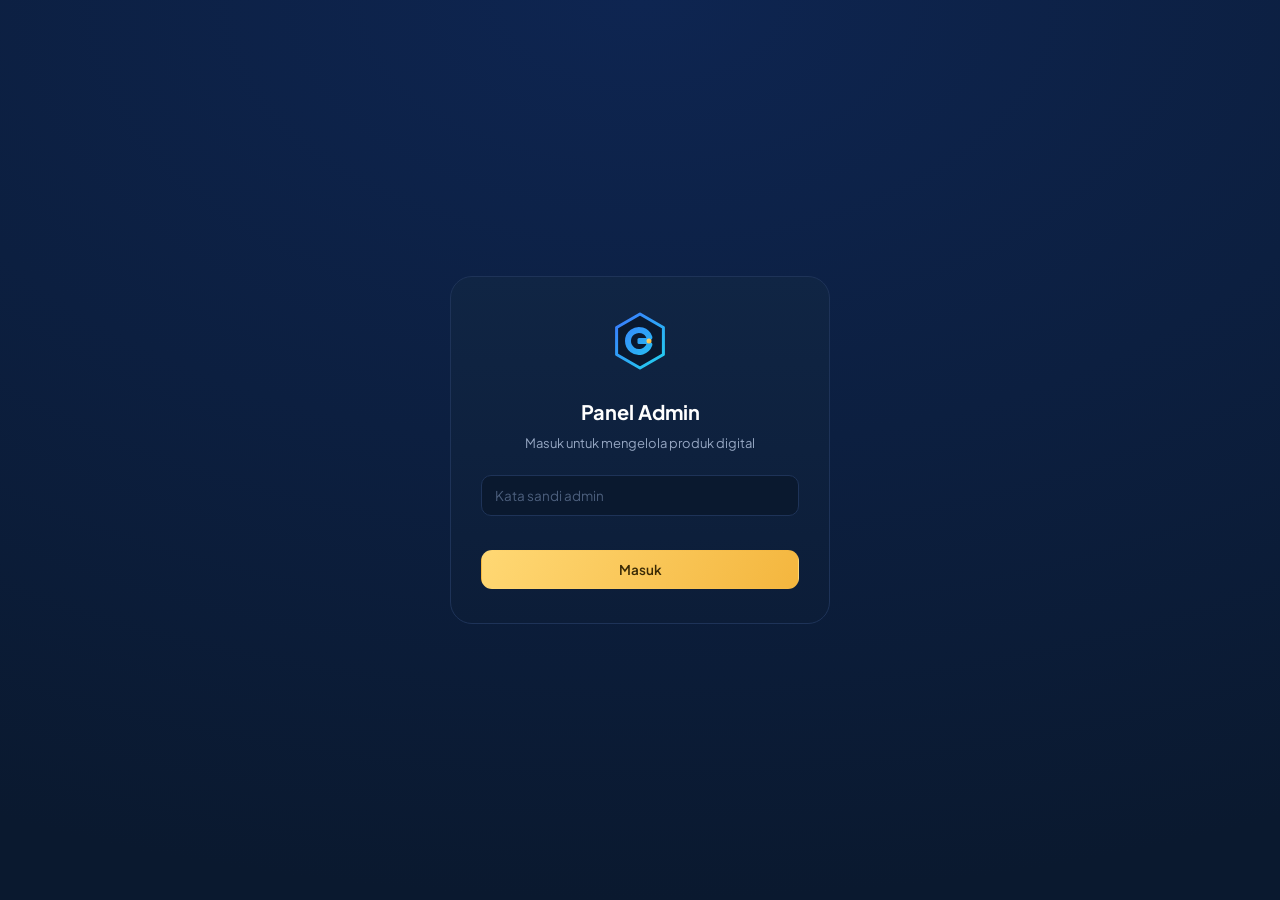
<file: admin.html>
<!DOCTYPE html>
<html lang="id">
<head>
<meta charset="UTF-8">
<meta name="viewport" content="width=device-width, initial-scale=1.0">
<title>Panel Admin — Produk Digital | Gozali Corp Technology</title>
<meta name="robots" content="noindex, nofollow">
<link rel="preconnect" href="https://fonts.googleapis.com">
<link rel="preconnect" href="https://fonts.gstatic.com" crossorigin>
<link href="https://fonts.googleapis.com/css2?family=Plus+Jakarta+Sans:wght@400;500;600;700;800&family=JetBrains+Mono:wght@400;500;700&display=swap" rel="stylesheet">
<style>
:root{
  --navy-950:#0A192F;--navy-900:#0C1D38;--navy-850:#102544;--line:#1E3358;--line-soft:#17284a;
  --blue:#0052FF;--blue-bright:#3A78FF;--cyan:#22D3EE;--gold:#F4B63E;--gold-lite:#FFE29A;
  --orange:#FF6B00;--green:#16a34a;--red:#e5484d;
  --ink-100:#EAF1FB;--ink-200:#C6D3E8;--ink-300:#95A6C2;
  --font:'Plus Jakarta Sans',system-ui,sans-serif;--mono:'JetBrains Mono',monospace;
  --radius:16px;--ease:cubic-bezier(.22,.61,.36,1);
}
*{margin:0;padding:0;box-sizing:border-box}
body{font-family:var(--font);background:var(--navy-950);color:var(--ink-200);line-height:1.55;-webkit-font-smoothing:antialiased}
a{color:var(--blue-bright);text-decoration:none}
::selection{background:var(--blue);color:#fff}

/* ===== LOGIN GATE ===== */
#gate{position:fixed;inset:0;z-index:100;display:flex;align-items:center;justify-content:center;padding:20px;
  background:radial-gradient(120% 100% at 50% 0%,#0e2551,#0A192F)}
.gate-card{width:100%;max-width:380px;background:linear-gradient(180deg,var(--navy-850),var(--navy-900));border:1px solid var(--line);border-radius:22px;padding:34px 30px;text-align:center}
.gate-card .logo{width:60px;height:60px;margin:0 auto 18px}
.gate-card h1{font-size:20px;color:#fff;margin-bottom:6px}
.gate-card p{font-size:13px;color:var(--ink-300);margin-bottom:22px}
.gate-card .err{color:var(--red);font-size:12.5px;min-height:18px;margin-top:10px}

/* ===== SHELL ===== */
.shell{display:none;min-height:100vh;flex-direction:column}
.shell.on{display:flex}
.topbar{position:sticky;top:0;z-index:40;display:flex;align-items:center;justify-content:space-between;gap:16px;
  padding:14px 22px;background:rgba(10,25,47,.9);backdrop-filter:blur(12px);border-bottom:1px solid var(--line-soft)}
.brand{display:flex;align-items:center;gap:11px;font-weight:800;letter-spacing:.03em;font-size:16px}
.brand .logo{width:34px;height:34px}
.brand .g{background:linear-gradient(120deg,#FFE29A,#F4B63E 55%,#E39A1C);-webkit-background-clip:text;background-clip:text;color:transparent}
.brand .c{color:var(--blue-bright)}
.brand small{display:block;font-family:var(--mono);font-size:9px;letter-spacing:.2em;color:var(--ink-300);font-weight:400}
.top-actions{display:flex;align-items:center;gap:10px;flex-wrap:wrap}

.container{max-width:1180px;width:100%;margin:0 auto;padding:24px 22px 60px}
.pagehead{margin-bottom:18px}
.pagehead h2{color:#fff;font-size:22px;letter-spacing:-.01em}
.pagehead p{color:var(--ink-300);font-size:13.5px;margin-top:4px}

/* info banner */
.banner{display:flex;gap:12px;background:rgba(0,82,255,.08);border:1px solid rgba(0,82,255,.25);border-radius:14px;padding:14px 16px;margin-bottom:22px;font-size:13px;color:var(--ink-200)}
.banner b{color:#fff}
.banner .i{flex-shrink:0;color:var(--blue-bright)}

/* toolbar */
.toolbar{display:flex;gap:10px;flex-wrap:wrap;margin-bottom:22px}

/* buttons */
.btn{display:inline-flex;align-items:center;gap:8px;font-family:var(--font);font-weight:600;font-size:13.5px;cursor:pointer;
  padding:10px 16px;border-radius:11px;border:1px solid transparent;transition:.2s var(--ease);white-space:nowrap}
.btn:hover{transform:translateY(-1px)}
.btn-gold{background:linear-gradient(120deg,#FFD874,#F4B63E);color:#3a2a05}
.btn-gold:hover{filter:brightness(1.05)}
.btn-blue{background:var(--blue);color:#fff}
.btn-blue:hover{background:#0046dd}
.btn-ghost{background:rgba(255,255,255,.03);border-color:var(--line);color:var(--ink-100)}
.btn-ghost:hover{border-color:#33507f;background:rgba(255,255,255,.06)}
.btn-red{background:rgba(229,72,77,.12);border-color:rgba(229,72,77,.4);color:#ff8b8e}
.btn-red:hover{background:rgba(229,72,77,.2)}
.btn-sm{padding:7px 11px;font-size:12px;border-radius:9px}

/* layout */
.grid{display:grid;grid-template-columns:400px 1fr;gap:24px;align-items:start}
.panel{background:linear-gradient(180deg,var(--navy-850),var(--navy-900));border:1px solid var(--line-soft);border-radius:var(--radius);padding:22px}
.panel h3{color:#fff;font-size:15px;margin-bottom:16px;display:flex;align-items:center;gap:9px}
.panel h3 .tag{font-family:var(--mono);font-size:10px;background:rgba(58,120,255,.15);color:var(--blue-bright);padding:3px 8px;border-radius:6px;letter-spacing:.05em}

/* form */
label.fld{display:block;margin-bottom:14px}
label.fld .t{display:block;font-size:12.5px;color:var(--ink-200);margin-bottom:6px;font-weight:500}
label.fld .t small{color:var(--ink-300);font-weight:400}
.inp,select,textarea{width:100%;background:var(--navy-950);border:1px solid var(--line);border-radius:10px;padding:11px 13px;color:#fff;font-family:var(--font);font-size:13.5px;transition:border-color .2s}
textarea{resize:vertical;min-height:70px}
.inp:focus,select:focus,textarea:focus{outline:none;border-color:var(--blue-bright);box-shadow:0 0 0 3px rgba(0,82,255,.18)}
.inp::placeholder,textarea::placeholder{color:#4c5f7d}
.row2{display:grid;grid-template-columns:1fr 1fr;gap:12px}
select{appearance:none;background-image:url("data:image/svg+xml,%3Csvg xmlns='http://www.w3.org/2000/svg' width='14' height='14' fill='none' stroke='%2395A6C2' stroke-width='2'%3E%3Cpath d='M3 5l4 4 4-4'/%3E%3C/svg%3E");background-repeat:no-repeat;background-position:right 12px center}

/* image upload */
.imgbox{display:flex;gap:12px;align-items:center}
.imgprev{width:64px;height:64px;border-radius:10px;border:1px dashed var(--line);display:grid;place-items:center;overflow:hidden;flex-shrink:0;background:var(--navy-950);font-size:26px}
.imgprev img{width:100%;height:100%;object-fit:cover}

.form-actions{display:flex;gap:10px;margin-top:6px}

/* live preview card */
.previewwrap{margin-top:20px;border-top:1px solid var(--line-soft);padding-top:18px}
.previewwrap .lbl{font-family:var(--mono);font-size:10px;letter-spacing:.1em;text-transform:uppercase;color:var(--ink-300);margin-bottom:12px}
.pcard{background:linear-gradient(180deg,var(--navy-850),var(--navy-900));border:1px solid var(--line-soft);border-radius:14px;overflow:hidden;max-width:260px}
.pcover{height:120px;position:relative;display:grid;place-items:center;background:radial-gradient(120% 120% at 20% 0%,rgba(0,82,255,.35),transparent 60%),linear-gradient(135deg,#10254a,#0c1c38);border-bottom:1px solid var(--line-soft)}
.pcover .k{position:absolute;top:10px;left:10px;font-family:var(--mono);font-size:9px;letter-spacing:.08em;text-transform:uppercase;background:rgba(10,25,47,.7);border:1px solid var(--line);padding:4px 8px;border-radius:7px;color:var(--cyan)}
.pcover .e{font-size:38px}
.pcover img{position:absolute;inset:0;width:100%;height:100%;object-fit:cover}
.pbody{padding:15px}
.pbody h4{color:#fff;font-size:14px;margin-bottom:6px}
.pbody p{color:var(--ink-300);font-size:12px;margin-bottom:12px}
.pfoot{display:flex;align-items:center;justify-content:space-between;gap:8px}
.pprice{font-family:var(--mono);font-weight:700;color:#fff;font-size:14px}
.pprice .co{display:block;font-size:9.5px;color:#5b6b86;text-decoration:line-through;font-weight:400}
.pprice small{display:block;font-size:9px;color:var(--ink-300);font-weight:400}
.pbuy{background:var(--blue);color:#fff;border:none;font-size:11.5px;font-weight:600;padding:8px 12px;border-radius:8px}

/* list */
.count{font-family:var(--mono);font-size:11px;color:var(--ink-300);margin-left:auto}
.plist{display:flex;flex-direction:column;gap:12px}
.item{display:flex;align-items:center;gap:14px;background:var(--navy-950);border:1px solid var(--line-soft);border-radius:12px;padding:12px 14px}
.item .thumb{width:48px;height:48px;border-radius:9px;flex-shrink:0;display:grid;place-items:center;font-size:24px;overflow:hidden;background:linear-gradient(135deg,#10254a,#0c1c38);border:1px solid var(--line-soft)}
.item .thumb img{width:100%;height:100%;object-fit:cover}
.item .meta{min-width:0;flex:1}
.item .meta .k{font-family:var(--mono);font-size:9.5px;letter-spacing:.06em;text-transform:uppercase;color:var(--cyan)}
.item .meta .nm{color:#fff;font-size:14px;font-weight:600;white-space:nowrap;overflow:hidden;text-overflow:ellipsis}
.item .meta .pr{font-size:12px;color:var(--ink-300);font-family:var(--mono)}
.item .ctrls{display:flex;gap:6px;flex-shrink:0}
.iconbtn{width:32px;height:32px;border-radius:8px;border:1px solid var(--line);background:transparent;color:var(--ink-200);cursor:pointer;display:grid;place-items:center;transition:.18s}
.iconbtn:hover{border-color:#33507f;color:#fff;background:rgba(255,255,255,.05)}
.iconbtn.del:hover{border-color:rgba(229,72,77,.5);color:#ff8b8e;background:rgba(229,72,77,.12)}
.iconbtn:disabled{opacity:.35;cursor:not-allowed}
.empty{text-align:center;color:var(--ink-300);font-size:13px;padding:40px 10px}

/* toast */
#toast{position:fixed;bottom:24px;left:50%;transform:translateX(-50%) translateY(30px);opacity:0;
  background:#0e2551;border:1px solid var(--line);color:#fff;padding:12px 20px;border-radius:12px;font-size:13.5px;z-index:80;
  transition:.3s var(--ease);box-shadow:0 20px 40px -20px rgba(0,0,0,.8);pointer-events:none}
#toast.show{opacity:1;transform:translateX(-50%) translateY(0)}
#toast.ok{border-color:rgba(22,163,74,.5)} #toast.ok::before{content:"✓ ";color:#4ade80}

/* ===== TABS ===== */
.tabs{display:flex;gap:6px;border-bottom:1px solid var(--line-soft);margin-bottom:22px;flex-wrap:wrap}
.tab{
  background:none;border:none;border-bottom:2px solid transparent;cursor:pointer;
  font-family:var(--font);font-size:14px;font-weight:600;color:var(--ink-300);
  padding:12px 18px;transition:.2s;display:flex;align-items:center;gap:8px;margin-bottom:-1px;
}
.tab:hover{color:var(--ink-100)}
.tab.on{color:#fff;border-bottom-color:var(--gold)}
.tab .n{font-family:var(--mono);font-size:10px;background:rgba(255,255,255,.08);padding:2px 6px;border-radius:5px}
.tab.on .n{background:rgba(244,182,62,.2);color:var(--gold)}
.panelpage{display:none}
.panelpage.on{display:block}

/* ===== QRIS ===== */
.qris-box{background:#fff;border-radius:14px;padding:16px;text-align:center;max-width:230px}
.qris-box img{width:100%;display:block;image-rendering:pixelated;border-radius:8px}
.qris-box .none{color:#64748B;font-size:12px;padding:50px 10px}
.qris-meta{margin-top:10px;color:#0A192F;font-size:11px;line-height:1.5}
.qris-meta b{font-size:11.5px}
.qris-actions{display:flex;flex-direction:column;gap:8px}

/* ===== EDUKASI preview ===== */
.ecard{background:linear-gradient(180deg,var(--navy-850),var(--navy-900));border:1px solid var(--line-soft);border-radius:14px;padding:18px;max-width:260px}
.ecard .lvl{display:inline-block;font-family:var(--mono);font-size:9px;letter-spacing:.08em;text-transform:uppercase;
  background:rgba(34,211,238,.12);border:1px solid rgba(34,211,238,.3);color:var(--cyan);padding:4px 8px;border-radius:6px;margin-bottom:10px}
.ecard h4{color:#fff;font-size:14px;margin-bottom:6px}
.ecard p{color:var(--ink-300);font-size:12px;margin-bottom:12px}
.ecard .dur{font-family:var(--mono);font-size:10.5px;color:#6d80a0}

/* ===== FORM PANEL LEBAR ===== */
.wide{max-width:760px}
.hint{font-size:11.5px;color:var(--ink-300);margin-top:-8px;margin-bottom:14px;line-height:1.5}

/* modal (password change) */
.modal{position:fixed;inset:0;z-index:90;display:none;align-items:center;justify-content:center;padding:20px;background:rgba(4,10,22,.8);backdrop-filter:blur(6px)}
.modal.on{display:flex}
.modal .m{width:100%;max-width:380px;background:linear-gradient(180deg,var(--navy-850),var(--navy-900));border:1px solid var(--line);border-radius:18px;padding:26px}
.modal h3{color:#fff;font-size:17px;margin-bottom:16px}

@media(max-width:820px){
  .grid{grid-template-columns:1fr}
  .container{padding:18px 16px 50px}
}
</style>
</head>
<body>

<!-- ============ LOGIN GATE ============ -->
<div id="gate">
  <div class="gate-card">
    <svg class="logo" viewBox="0 0 120 120" xmlns="http://www.w3.org/2000/svg">
      <defs>
        <linearGradient id="lg" x1="12" y1="10" x2="108" y2="112" gradientUnits="userSpaceOnUse"><stop offset="0" stop-color="#3A78FF"/><stop offset="1" stop-color="#22D3EE"/></linearGradient>
        <linearGradient id="lgg" x1="0" y1="0" x2="1" y2="1"><stop offset="0" stop-color="#FFD874"/><stop offset="1" stop-color="#F4B63E"/></linearGradient>
      </defs>
      <path d="M60 6 L106.8 33 L106.8 87 L60 114 L13.2 87 L13.2 33 Z" fill="#0A192F" stroke="url(#lg)" stroke-width="6" stroke-linejoin="round"/>
      <path d="M78.67 67.52 A22 22 0 1 1 78.67 52.48" fill="none" stroke="url(#lg)" stroke-width="12" stroke-linecap="round"/>
      <rect x="55" y="54" width="24" height="12" rx="3" fill="url(#lg)"/><circle cx="78" cy="60" r="5" fill="url(#lgg)"/>
    </svg>
    <h1>Panel Admin</h1>
    <p>Masuk untuk mengelola produk digital</p>
    <input class="inp" type="password" id="pw" placeholder="Kata sandi admin" autocomplete="current-password">
    <div class="err" id="gateErr"></div>
    <button class="btn btn-gold" style="width:100%;justify-content:center;margin-top:6px" onclick="tryLogin()">Masuk</button>
  </div>
</div>

<!-- ============ SHELL ============ -->
<div class="shell" id="shell">
  <div class="topbar">
    <div class="brand">
      <svg class="logo" viewBox="0 0 120 120" xmlns="http://www.w3.org/2000/svg">
        <use href="#litem"/>
        <path d="M60 6 L106.8 33 L106.8 87 L60 114 L13.2 87 L13.2 33 Z" fill="#0A192F" stroke="url(#lg)" stroke-width="6" stroke-linejoin="round"/>
        <path d="M78.67 67.52 A22 22 0 1 1 78.67 52.48" fill="none" stroke="url(#lg)" stroke-width="12" stroke-linecap="round"/>
        <rect x="55" y="54" width="24" height="12" rx="3" fill="url(#lg)"/><circle cx="78" cy="60" r="5" fill="url(#lgg)"/>
      </svg>
      <div><span class="g">GOZALI</span> <span class="c">CORP</span><small>ADMIN PANEL</small></div>
    </div>
    <div class="top-actions">
      <button class="btn btn-ghost btn-sm" onclick="openPwModal()">Ubah Sandi</button>
      <a class="btn btn-ghost btn-sm" href="index.html" target="_blank">Lihat Situs ↗</a>
      <button class="btn btn-red btn-sm" onclick="logout()">Keluar</button>
    </div>
  </div>

  <div class="container">
    <div class="tabs">
      <button class="tab on" data-tab="produk" onclick="pilihTab('produk')">🛍️ Produk <span class="n" id="nProduk">0</span></button>
      <button class="tab" data-tab="bayar" onclick="pilihTab('bayar')">💳 Pembayaran</button>
      <button class="tab" data-tab="edukasi" onclick="pilihTab('edukasi')">🎓 Edukasi <span class="n" id="nEdukasi">0</span></button>
    </div>

    <!-- ============================ TAB PRODUK ============================ -->
    <div class="panelpage on" id="page-produk">
    <div class="pagehead">
      <h2>Produk Digital — E-Book & Store</h2>
      <p>Tambah, edit, hapus, dan urutkan produk yang tampil di etalase website.</p>
    </div>

    <div class="banner">
      <span class="i">ⓘ</span>
      <div>Perubahan langsung tersimpan sebagai <b>pratinjau</b> di browser ini. Agar tampil untuk <b>semua pengunjung</b>, klik <b>Unduh products.json</b> lalu unggah/commit file itu ke repositori GitHub Anda (menggantikan products.json yang lama).</div>
    </div>

    <div class="toolbar">
      <button class="btn btn-gold" onclick="downloadJSON()">⬇ Unduh products.json</button>
      <button class="btn btn-ghost" onclick="document.getElementById('importFile').click()">⬆ Impor products.json</button>
      <button class="btn btn-ghost" onclick="loadFromServer()">⟳ Muat dari Server</button>
      <button class="btn btn-ghost" onclick="resetDefault()">Reset Contoh</button>
      <input type="file" id="importFile" accept="application/json,.json" hidden onchange="importJSON(event)">
    </div>

    <div class="grid">
      <!-- FORM -->
      <div class="panel">
        <h3 id="formTitle"><span class="tag">BARU</span> Tambah Produk</h3>

        <label class="fld"><span class="t">Kategori</span>
          <select id="f_kat" onchange="onKatChange();syncPreview()">
            <option>Ebook</option><option>Bundle</option><option>AI</option>
            <option>Jasa</option><option>Digital</option><option>Smart Tools</option><option value="__custom">Lainnya…</option>
          </select>
        </label>
        <label class="fld" id="katCustomWrap" style="display:none"><span class="t">Kategori Kustom</span>
          <input class="inp" id="f_kat_custom" placeholder="mis. Webinar" oninput="syncPreview()">
        </label>

        <label class="fld"><span class="t">Nama Produk</span>
          <input class="inp" id="f_nama" placeholder="mis. Mahir Prompt AI untuk Pemula" oninput="syncPreview()">
        </label>

        <label class="fld"><span class="t">Deskripsi Singkat</span>
          <textarea id="f_desk" placeholder="Jelaskan manfaat produk dalam 1–2 kalimat." oninput="syncPreview()"></textarea>
        </label>

        <div class="row2">
          <label class="fld"><span class="t">Harga</span>
            <input class="inp" id="f_harga" placeholder="Rp 49.000" oninput="syncPreview()">
          </label>
          <label class="fld"><span class="t">Harga Coret <small>(opsional)</small></span>
            <input class="inp" id="f_coret" placeholder="Rp 99.000" oninput="syncPreview()">
          </label>
        </div>

        <div class="row2">
          <label class="fld"><span class="t">Catatan Kecil <small>(opsional)</small></span>
            <input class="inp" id="f_note" placeholder="Sekali bayar" oninput="syncPreview()">
          </label>
          <label class="fld"><span class="t">Label Tombol</span>
            <input class="inp" id="f_aksi" placeholder="Beli" oninput="syncPreview()">
          </label>
        </div>

        <label class="fld"><span class="t">Link Checkout Otomatis <small>(opsional, misalnya link produk Mayar)</small></span>
          <input class="inp" id="f_checkout" type="url" placeholder="https://namatoko.myr.id/pl/nama-produk">
          <small style="display:block;margin-top:6px;opacity:.75">Diisi: tombol membuka halaman bayar otomatis. Kosong: tetap pakai formulir WhatsApp.</small>
        </label>

        <label class="fld"><span class="t">Emoji Ikon <small>(dipakai bila tanpa gambar)</small></span>
          <input class="inp" id="f_emoji" placeholder="🧠" maxlength="4" oninput="syncPreview()">
        </label>

        <label class="fld"><span class="t">Gambar Produk <small>(opsional, otomatis dikecilkan)</small></span>
          <div class="imgbox">
            <div class="imgprev" id="imgPrev">🖼️</div>
            <div style="display:flex;flex-direction:column;gap:7px">
              <button class="btn btn-ghost btn-sm" type="button" onclick="document.getElementById('imgFile').click()">Pilih Gambar</button>
              <button class="btn btn-red btn-sm" type="button" onclick="clearImage()">Hapus Gambar</button>
            </div>
            <input type="file" id="imgFile" accept="image/*" hidden onchange="onImage(event)">
          </div>
        </label>

        <div class="form-actions">
          <button class="btn btn-blue" id="saveBtn" onclick="saveProduct()" style="flex:1;justify-content:center">Tambah Produk</button>
          <button class="btn btn-ghost" id="cancelBtn" onclick="resetForm()" style="display:none">Batal</button>
        </div>

        <div class="previewwrap">
          <div class="lbl">Pratinjau Kartu</div>
          <div class="pcard">
            <div class="pcover" id="pv_cover"><span class="k" id="pv_k">Ebook</span><span class="e" id="pv_e">🧠</span></div>
            <div class="pbody">
              <h4 id="pv_nm">Nama Produk</h4>
              <p id="pv_de">Deskripsi produk akan tampil di sini.</p>
              <div class="pfoot">
                <div class="pprice"><span class="co" id="pv_co" style="display:none"></span><span id="pv_pr">Rp 0</span><small id="pv_no"></small></div>
                <button class="pbuy" id="pv_ak">Beli</button>
              </div>
            </div>
          </div>
        </div>
      </div>

      <!-- LIST -->
      <div class="panel">
        <h3>Daftar Produk <span class="count" id="count">0 produk</span></h3>
        <div class="plist" id="plist"></div>
      </div>
    </div>
    </div><!-- /page-produk -->

    <!-- ============================ TAB PEMBAYARAN ============================ -->
    <div class="panelpage" id="page-bayar">
      <div class="pagehead">
        <h2>Metode Pembayaran</h2>
        <p>Atur QRIS, nomor e-wallet, dan rekening bank yang tampil di formulir pembelian.</p>
      </div>

      <div class="banner">
        <span class="i">ⓘ</span>
        <div>Setelah menyimpan, klik <b>Unduh pembayaran.json</b> lalu commit file itu ke GitHub. Website membaca file ini otomatis — <b>tanpa perlu mengedit index.html</b>.</div>
      </div>

      <div class="toolbar">
        <button class="btn btn-gold" onclick="unduhBayar()">⬇ Unduh pembayaran.json</button>
        <button class="btn btn-ghost" onclick="document.getElementById('bayarFile').click()">⬆ Impor pembayaran.json</button>
        <button class="btn btn-ghost" onclick="muatBayarServer()">⟳ Muat dari Server</button>
        <input type="file" id="bayarFile" accept="application/json,.json" hidden onchange="imporBayar(event)">
      </div>

      <div class="grid">
        <div class="panel">
          <h3><span class="tag">DATA</span> Rekening &amp; Kontak</h3>

          <label class="fld"><span class="t">Nomor E-Wallet <small>(DANA / OVO / GoPay / LinkAja)</small></span>
            <input class="inp" id="b_ewallet" placeholder="Contoh: 08xxxxxxxxxx" oninput="syncBayar()">
          </label>

          <div class="row2">
            <label class="fld"><span class="t">Nama Bank</span>
              <input class="inp" id="b_bank_name" placeholder="Bank Mandiri" oninput="syncBayar()">
            </label>
            <label class="fld"><span class="t">No. Rekening</span>
              <input class="inp" id="b_bank_no" placeholder="Nomor rekening bank" oninput="syncBayar()">
            </label>
          </div>

          <label class="fld"><span class="t">Atas Nama</span>
            <input class="inp" id="b_holder" placeholder="M Gozali Salim" oninput="syncBayar()">
          </label>

          <label class="fld"><span class="t">Nama Merchant QRIS</span>
            <input class="inp" id="b_merchant" placeholder="M GOZALI SALIM, DIGITAL & KREATIF" oninput="syncBayar()">
          </label>

          <label class="fld"><span class="t">NMID QRIS</span>
            <input class="inp" id="b_nmid" placeholder="ID1026545885604" oninput="syncBayar()">
          </label>

          <label class="fld"><span class="t">Nomor WhatsApp <small>(format 62…)</small></span>
            <input class="inp" id="b_wa" placeholder="6281399899954" oninput="syncBayar()">
          </label>
          <p class="hint">Dipakai untuk tombol "Konsultasi" dan pengiriman detail pesanan.</p>

          <div class="form-actions">
            <button class="btn btn-blue" style="flex:1;justify-content:center" onclick="simpanBayar()">Simpan Perubahan</button>
          </div>
        </div>

        <div class="panel">
          <h3><span class="tag">QRIS</span> Kode Pembayaran</h3>
          <div class="imgbox" style="align-items:flex-start;gap:18px">
            <div class="qris-box" id="qrisBox">
              <div class="none" id="qrisNone">Belum ada QRIS</div>
              <img id="qrisImg" style="display:none" alt="QRIS">
              <div class="qris-meta">
                <b id="qrisMerchantPv">—</b><br>
                <span id="qrisNmidPv">—</span>
              </div>
            </div>
            <div class="qris-actions">
              <button class="btn btn-ghost btn-sm" onclick="document.getElementById('qrisFile').click()">Ganti Gambar QRIS</button>
              <button class="btn btn-red btn-sm" onclick="hapusQris()">Hapus QRIS</button>
              <input type="file" id="qrisFile" accept="image/*" hidden onchange="onQris(event)">
              <p class="hint" style="margin:6px 0 0">Unggah foto/tangkapan layar QRIS Anda. Gambar otomatis dipotong jadi kotak, dikecilkan, dan diubah ke hitam-putih agar file ringan namun tetap bisa di-scan.</p>
            </div>
          </div>
        </div>
      </div>
    </div><!-- /page-bayar -->

    <!-- ============================ TAB EDUKASI ============================ -->
    <div class="panelpage" id="page-edukasi">
      <div class="pagehead">
        <h2>Materi Edukasi</h2>
        <p>Kelola daftar materi belajar yang tampil di section Edukasi pada website.</p>
      </div>

      <div class="banner">
        <span class="i">ⓘ</span>
        <div>Setelah selesai, klik <b>Unduh edukasi.json</b> lalu commit file itu ke GitHub agar tampil untuk semua pengunjung.</div>
      </div>

      <div class="toolbar">
        <button class="btn btn-gold" onclick="unduhEdu()">⬇ Unduh edukasi.json</button>
        <button class="btn btn-ghost" onclick="document.getElementById('eduFile').click()">⬆ Impor edukasi.json</button>
        <button class="btn btn-ghost" onclick="muatEduServer()">⟳ Muat dari Server</button>
        <input type="file" id="eduFile" accept="application/json,.json" hidden onchange="imporEdu(event)">
      </div>

      <div class="grid">
        <div class="panel">
          <h3 id="eduFormTitle"><span class="tag">BARU</span> Tambah Materi</h3>

          <label class="fld"><span class="t">Judul Materi</span>
            <input class="inp" id="e_judul" placeholder="mis. Dasar-dasar AI untuk Pemula" oninput="syncEdu()">
          </label>

          <div class="row2">
            <label class="fld"><span class="t">Level</span>
              <select id="e_level" onchange="syncEdu()">
                <option>Pemula</option><option>Menengah</option><option>Lanjut</option>
              </select>
            </label>
            <label class="fld"><span class="t">Durasi</span>
              <input class="inp" id="e_durasi" placeholder="45 mnt" oninput="syncEdu()">
            </label>
          </div>

          <label class="fld"><span class="t">Ringkasan</span>
            <textarea id="e_ringkasan" placeholder="Jelaskan isi materi dalam 1-2 kalimat." oninput="syncEdu()"></textarea>
          </label>

          <label class="fld"><span class="t">Tautan <small>(opsional — ke e-book / artikel)</small></span>
            <input class="inp" id="e_link" placeholder="#" oninput="syncEdu()">
          </label>

          <label class="fld"><span class="t">Gambar <small>(opsional)</small></span>
            <div class="imgbox">
              <div class="imgprev" id="eduImgPrev">🎓</div>
              <div style="display:flex;flex-direction:column;gap:7px">
                <button class="btn btn-ghost btn-sm" type="button" onclick="document.getElementById('eduImgFile').click()">Pilih Gambar</button>
                <button class="btn btn-red btn-sm" type="button" onclick="hapusEduImg()">Hapus Gambar</button>
              </div>
              <input type="file" id="eduImgFile" accept="image/*" hidden onchange="onEduImg(event)">
            </div>
          </label>

          <div class="form-actions">
            <button class="btn btn-blue" id="eduSaveBtn" style="flex:1;justify-content:center" onclick="simpanEdu()">Tambah Materi</button>
            <button class="btn btn-ghost" id="eduCancelBtn" onclick="resetEduForm()" style="display:none">Batal</button>
          </div>

          <div class="previewwrap">
            <div class="lbl">Pratinjau Kartu</div>
            <div class="ecard">
              <span class="lvl" id="ev_lvl">Pemula</span>
              <h4 id="ev_judul">Judul Materi</h4>
              <p id="ev_ring">Ringkasan materi akan tampil di sini.</p>
              <span class="dur" id="ev_dur">45 mnt</span>
            </div>
          </div>
        </div>

        <div class="panel">
          <h3>Daftar Materi <span class="count" id="eduCount">0 materi</span></h3>
          <div class="plist" id="elist"></div>
        </div>
      </div>
    </div><!-- /page-edukasi -->

  </div>
</div>

<!-- password change modal -->
<div class="modal" id="pwModal">
  <div class="m">
    <h3>Ubah Kata Sandi Admin</h3>
    <label class="fld"><span class="t">Sandi Baru</span><input class="inp" type="password" id="np1" placeholder="Minimal 6 karakter"></label>
    <label class="fld"><span class="t">Ulangi Sandi Baru</span><input class="inp" type="password" id="np2" placeholder="Ketik ulang"></label>
    <div class="err" id="pwErr" style="color:var(--red);font-size:12.5px;min-height:16px"></div>
    <div class="form-actions">
      <button class="btn btn-gold" style="flex:1;justify-content:center" onclick="changePw()">Simpan Sandi</button>
      <button class="btn btn-ghost" onclick="closePwModal()">Batal</button>
    </div>
    <p style="font-size:11.5px;color:var(--ink-300);margin-top:12px">Sandi disimpan sebagai hash SHA-256 di browser ini. Ini pengaman ringan untuk situs statis, bukan keamanan tingkat server.</p>
  </div>
</div>

<div id="toast"></div>

<script>
/* ================= AUTH ================= */
const DEFAULT_HASH = "b43e8d67d36ff778c115bbac6cae0a4fba372760a54360b03b0c151af80addc9"; // "GozaliAdmin2026"
async function sha256(str){
  const buf = await crypto.subtle.digest('SHA-256', new TextEncoder().encode(str));
  return [...new Uint8Array(buf)].map(b=>b.toString(16).padStart(2,'0')).join('');
}
function currentHash(){ try{ return localStorage.getItem('gct_admin_hash') || DEFAULT_HASH; }catch(e){ return DEFAULT_HASH; } }

async function tryLogin(){
  const v = document.getElementById('pw').value;
  const h = await sha256(v);
  if(h === currentHash()){
    try{ sessionStorage.setItem('gct_admin_ok','1'); }catch(e){}
    showShell();
  } else {
    document.getElementById('gateErr').textContent = 'Kata sandi salah. Coba lagi.';
  }
}
document.getElementById('pw').addEventListener('keydown',e=>{ if(e.key==='Enter') tryLogin(); });
function showShell(){
  document.getElementById('gate').style.display='none';
  document.getElementById('shell').classList.add('on');
  init();
}
function logout(){ try{ sessionStorage.removeItem('gct_admin_ok'); }catch(e){} location.reload(); }
(function(){ try{ if(sessionStorage.getItem('gct_admin_ok')==='1') showShell(); }catch(e){} })();

/* password change */
function openPwModal(){ document.getElementById('pwModal').classList.add('on'); }
function closePwModal(){ document.getElementById('pwModal').classList.remove('on'); document.getElementById('np1').value='';document.getElementById('np2').value='';document.getElementById('pwErr').textContent=''; }
async function changePw(){
  const a=document.getElementById('np1').value, b=document.getElementById('np2').value;
  const e=document.getElementById('pwErr');
  if(a.length<6){ e.textContent='Sandi minimal 6 karakter.'; return; }
  if(a!==b){ e.textContent='Konfirmasi sandi tidak sama.'; return; }
  try{ localStorage.setItem('gct_admin_hash', await sha256(a)); }catch(err){}
  closePwModal(); toast('Kata sandi berhasil diubah');
}

/* ================= DATA ================= */
const KEY='gct_products';
const DEFAULT_PRODUCTS=[
  {nama:"Mahir Prompt AI untuk Pemula",kat:"Ebook",harga:"Rp 49.000",coret:"Rp 99.000",desk:"Panduan menyusun prompt efektif untuk ChatGPT & AI lain, dari nol hingga mahir.",img:"",emoji:"🧠",note:"Sekali bayar",aksi:"Beli"},
  {nama:"Paket Konten Medsos 30 Hari",kat:"Jasa",harga:"Rp 1.500.000",coret:"",desk:"Konten sebulan penuh: desain, reels, caption, dan jadwal posting siap tayang.",img:"",emoji:"🎬",note:"Per proyek",aksi:"Pesan"},
  {nama:"AI Agent Auto-Reply WhatsApp",kat:"AI",harga:"Rp 750.000",coret:"",desk:"Chatbot AI yang membalas pesan pelanggan otomatis 24/7, lengkap dengan setup.",img:"",emoji:"🤖",note:"Setup + support",aksi:"Konsultasi"},
  {nama:"Bundle Template & Preset Konten",kat:"Digital",harga:"Rp 79.000",coret:"Rp 149.000",desk:"Template dan preset siap pakai untuk membuat konten lebih cepat, rapi, dan konsisten.",img:"",emoji:"🎨",note:"Sekali bayar",aksi:"Beli"}
];
const EMOJI_BY_KAT={Ebook:'📘',Bundle:'📚',AI:'🤖',Jasa:'🌐',Digital:'⚙️','Smart Tools':'⚙️'};
let products=[];
let editIndex=-1;
let pendingImg="";

function save(){ try{ localStorage.setItem(KEY, JSON.stringify(products)); }catch(e){} }
function load(){
  try{ const ls=localStorage.getItem(KEY); if(ls){ const a=JSON.parse(ls); if(Array.isArray(a)) return a; } }catch(e){}
  return JSON.parse(JSON.stringify(DEFAULT_PRODUCTS));
}
function esc(s){return (s==null?'':String(s)).replace(/[&<>"]/g,c=>({'&':'&amp;','<':'&lt;','>':'&gt;','"':'&quot;'}[c]));}

async function init(){
  products=load();
  renderList();
  resetForm();
  onKatChange();
  syncPreview();

  // tab Pembayaran — kalau belum ada data lokal, ambil yang live dari server
  bayar = muatBayar();
  isiFormBayar();
  if(!adaLS(KEY_BAYAR)) await muatBayarServer(true);

  // tab Edukasi — sama
  edukasi = muatEdu();
  renderEdu();
  resetEduForm();
  if(!adaLS(KEY_EDU)) await muatEduServer(true);

  // buka kembali tab terakhir
  try{
    const t = localStorage.getItem('gct_admin_tab');
    if(t && document.getElementById('page-' + t)) pilihTab(t);
  }catch(e){}
}
function adaLS(k){ try{ return !!localStorage.getItem(k); }catch(e){ return false; } }

/* ================= LIST ================= */
function renderList(){
  const box=document.getElementById('plist');
  document.getElementById('count').textContent=products.length+' produk';
  document.getElementById('nProduk').textContent=products.length;
  if(!products.length){ box.innerHTML='<div class="empty">Belum ada produk. Tambahkan lewat formulir di kiri.</div>'; return; }
  box.innerHTML='';
  products.forEach((p,i)=>{
    const kat=p.kat||'Produk';
    const emoji=p.emoji||EMOJI_BY_KAT[kat]||'🛍️';
    const thumb=p.img?`<img src="${esc(p.img)}" alt="">`:emoji;
    const el=document.createElement('div');
    el.className='item';
    el.innerHTML=`
      <div class="thumb">${thumb}</div>
      <div class="meta">
        <div class="k">${esc(kat)}</div>
        <div class="nm">${esc(p.nama||'')}</div>
        <div class="pr">${esc(p.harga||'')}</div>
      </div>
      <div class="ctrls">
        <button class="iconbtn" title="Naik" ${i===0?'disabled':''} onclick="move(${i},-1)">↑</button>
        <button class="iconbtn" title="Turun" ${i===products.length-1?'disabled':''} onclick="move(${i},1)">↓</button>
        <button class="iconbtn" title="Edit" onclick="editProduct(${i})">✎</button>
        <button class="iconbtn del" title="Hapus" onclick="delProduct(${i})">🗑</button>
      </div>`;
    box.appendChild(el);
  });
}
function move(i,dir){
  const j=i+dir; if(j<0||j>=products.length) return;
  [products[i],products[j]]=[products[j],products[i]];
  save(); renderList();
}
function delProduct(i){
  if(!confirm('Hapus produk "'+(products[i].nama||'')+'"?')) return;
  products.splice(i,1); save(); renderList();
  if(editIndex===i) resetForm();
  toast('Produk dihapus');
}

/* ================= FORM ================= */
function getKat(){
  const sel=document.getElementById('f_kat').value;
  return sel==='__custom' ? (document.getElementById('f_kat_custom').value.trim()||'Lainnya') : sel;
}
function onKatChange(){
  const cust=document.getElementById('f_kat').value==='__custom';
  document.getElementById('katCustomWrap').style.display=cust?'block':'none';
}
function fillForm(p){
  const sel=document.getElementById('f_kat');
  const known=[...sel.options].some(o=>o.value===p.kat);
  if(known && p.kat!=='__custom'){ sel.value=p.kat; document.getElementById('katCustomWrap').style.display='none'; }
  else { sel.value='__custom'; document.getElementById('katCustomWrap').style.display='block'; document.getElementById('f_kat_custom').value=p.kat||''; }
  document.getElementById('f_nama').value=p.nama||'';
  document.getElementById('f_desk').value=p.desk||'';
  document.getElementById('f_harga').value=p.harga||'';
  document.getElementById('f_coret').value=p.coret||'';
  document.getElementById('f_note').value=p.note||'';
  document.getElementById('f_aksi').value=p.aksi||'';
  document.getElementById('f_emoji').value=p.emoji||'';
  document.getElementById('f_checkout').value=p.checkout_url||'';
  pendingImg=p.img||'';
  paintImgPrev();
}
function readForm(){
  return {
    kat:getKat(),
    nama:document.getElementById('f_nama').value.trim(),
    desk:document.getElementById('f_desk').value.trim(),
    harga:document.getElementById('f_harga').value.trim(),
    coret:document.getElementById('f_coret').value.trim(),
    note:document.getElementById('f_note').value.trim(),
    aksi:document.getElementById('f_aksi').value.trim()||'Beli',
    emoji:document.getElementById('f_emoji').value.trim(),
    checkout_url:document.getElementById('f_checkout').value.trim(),
    img:pendingImg||''
  };
}
function resetForm(){
  editIndex=-1; pendingImg="";
  document.getElementById('f_kat').value='Ebook';
  document.getElementById('f_kat_custom').value='';
  ['f_nama','f_desk','f_harga','f_coret','f_note','f_emoji','f_checkout'].forEach(id=>document.getElementById(id).value='');
  document.getElementById('f_aksi').value='Beli';
  document.getElementById('katCustomWrap').style.display='none';
  document.getElementById('formTitle').innerHTML='<span class="tag">BARU</span> Tambah Produk';
  document.getElementById('saveBtn').textContent='Tambah Produk';
  document.getElementById('cancelBtn').style.display='none';
  paintImgPrev(); syncPreview();
}
function editProduct(i){
  editIndex=i; fillForm(products[i]);
  document.getElementById('formTitle').innerHTML='<span class="tag" style="background:rgba(244,182,62,.18);color:#F4B63E">EDIT</span> Ubah Produk';
  document.getElementById('saveBtn').textContent='Simpan Perubahan';
  document.getElementById('cancelBtn').style.display='inline-flex';
  syncPreview();
  document.querySelector('.container').scrollIntoView({behavior:'smooth',block:'start'});
}
function saveProduct(){
  const p=readForm();
  if(!p.nama){ toast('Nama produk wajib diisi',false); return; }
  if(!p.harga){ toast('Harga wajib diisi',false); return; }
  if(p.checkout_url && !/^https:\/\/[^\s"'<>]+$/i.test(p.checkout_url)){ toast('Link checkout harus diawali https://',false); return; }
  if(!p.checkout_url) delete p.checkout_url;
  if(editIndex>=0){ products[editIndex]=p; toast('Perubahan disimpan'); }
  else { products.push(p); toast('Produk ditambahkan'); }
  save(); renderList(); resetForm();
}

/* ================= IMAGE ================= */
function onImage(ev){
  const file=ev.target.files[0]; if(!file) return;
  const reader=new FileReader();
  reader.onload=e=>{
    const img=new Image();
    img.onload=()=>{
      const max=480, sc=Math.min(1,max/img.width);
      const w=Math.round(img.width*sc), h=Math.round(img.height*sc);
      const cv=document.createElement('canvas'); cv.width=w; cv.height=h;
      cv.getContext('2d').drawImage(img,0,0,w,h);
      pendingImg=cv.toDataURL('image/jpeg',0.82);
      paintImgPrev(); syncPreview();
    };
    img.src=e.target.result;
  };
  reader.readAsDataURL(file);
  ev.target.value='';
}
function clearImage(){ pendingImg=""; paintImgPrev(); syncPreview(); }
function paintImgPrev(){
  const box=document.getElementById('imgPrev');
  box.innerHTML = pendingImg ? `<img src="${pendingImg}" alt="">` : '🖼️';
}

/* ================= LIVE PREVIEW ================= */
function syncPreview(){
  const p=readForm();
  const kat=p.kat||'Ebook';
  const emoji=p.emoji||EMOJI_BY_KAT[kat]||'🛍️';
  document.getElementById('pv_k').textContent=kat;
  document.getElementById('pv_nm').textContent=p.nama||'Nama Produk';
  document.getElementById('pv_de').textContent=p.desk||'Deskripsi produk akan tampil di sini.';
  document.getElementById('pv_pr').textContent=p.harga||'Rp 0';
  const co=document.getElementById('pv_co');
  if(p.coret){ co.style.display='block'; co.textContent=p.coret; } else co.style.display='none';
  document.getElementById('pv_no').textContent=p.note||'';
  document.getElementById('pv_ak').textContent=p.aksi||'Beli';
  const cover=document.getElementById('pv_cover');
  cover.querySelector('img')?.remove();
  const e=document.getElementById('pv_e');
  if(pendingImg){ e.style.display='none'; const im=new Image(); im.src=pendingImg; cover.appendChild(im); }
  else { e.style.display='block'; e.textContent=emoji; }
}

/* ================= IMPORT / EXPORT ================= */
function downloadJSON(){
  const blob=new Blob([JSON.stringify(products,null,2)],{type:'application/json'});
  const a=document.createElement('a');
  a.href=URL.createObjectURL(blob); a.download='products.json'; a.click();
  URL.revokeObjectURL(a.href);
  toast('products.json diunduh — commit ke GitHub untuk publikasi');
}
function importJSON(ev){
  const file=ev.target.files[0]; if(!file) return;
  const r=new FileReader();
  r.onload=e=>{
    try{
      const d=JSON.parse(e.target.result);
      const a=Array.isArray(d)?d:(d.products||[]);
      if(!Array.isArray(a)) throw 0;
      products=a; save(); renderList(); resetForm(); toast('products.json diimpor ('+a.length+' produk)');
    }catch(err){ toast('File tidak valid',false); }
  };
  r.readAsText(file); ev.target.value='';
}
async function loadFromServer(){
  try{
    const r=await fetch('products.json',{cache:'no-store'});
    if(!r.ok) throw 0;
    const d=await r.json(); const a=Array.isArray(d)?d:(d.products||[]);
    products=a; save(); renderList(); resetForm(); toast('Dimuat dari server ('+a.length+' produk)');
  }catch(e){ toast('Gagal memuat products.json dari server',false); }
}
function resetDefault(){
  if(!confirm('Kembalikan ke daftar produk contoh? Perubahan lokal akan hilang.')) return;
  products=JSON.parse(JSON.stringify(DEFAULT_PRODUCTS)); save(); renderList(); resetForm(); toast('Direset ke contoh');
}

/* ================= TABS ================= */
function pilihTab(nama){
  document.querySelectorAll('.tab').forEach(t => t.classList.toggle('on', t.dataset.tab === nama));
  document.querySelectorAll('.panelpage').forEach(p => p.classList.toggle('on', p.id === 'page-' + nama));
  try{ localStorage.setItem('gct_admin_tab', nama); }catch(e){}
}

/* ================= PEMBAYARAN ================= */
const KEY_BAYAR = 'gct_pembayaran';
const BAYAR_DEFAULT = {
  qris:"", merchant:"M GOZALI SALIM, DIGITAL & KREATIF", nmid:"ID1026545885604",
  ewallet_no:"", bank_name:"Bank Mandiri", bank_no:"",
  holder:"M Gozali Salim", wa:"6281399899954"
};
let bayar = {...BAYAR_DEFAULT};

function muatBayar(){
  try{
    const ls = localStorage.getItem(KEY_BAYAR);
    if(ls) return {...BAYAR_DEFAULT, ...JSON.parse(ls)};
  }catch(e){}
  return {...BAYAR_DEFAULT};
}
function isiFormBayar(){
  b_ewallet.value   = bayar.ewallet_no || '';
  b_bank_name.value = bayar.bank_name  || '';
  b_bank_no.value   = bayar.bank_no    || '';
  b_holder.value    = bayar.holder     || '';
  b_merchant.value  = bayar.merchant   || '';
  b_nmid.value      = bayar.nmid       || '';
  b_wa.value        = bayar.wa         || '';
  gambarQris();
  syncBayar();
}
function syncBayar(){
  document.getElementById('qrisMerchantPv').textContent = b_merchant.value || '—';
  document.getElementById('qrisNmidPv').textContent = b_nmid.value ? ('NMID: ' + b_nmid.value) : '—';
}
function gambarQris(){
  const img = document.getElementById('qrisImg');
  const none = document.getElementById('qrisNone');
  if(bayar.qris){ img.src = bayar.qris; img.style.display = 'block'; none.style.display = 'none'; }
  else { img.style.display = 'none'; none.style.display = 'block'; }
}
function simpanBayar(){
  const wa = (b_wa.value || '').replace(/\D/g, '');
  if(wa && !wa.startsWith('62')){ toast('Nomor WhatsApp harus diawali 62', false); return; }
  bayar = {
    ...bayar,
    ewallet_no: b_ewallet.value.trim(),
    bank_name:  b_bank_name.value.trim(),
    bank_no:    b_bank_no.value.trim(),
    holder:     b_holder.value.trim(),
    merchant:   b_merchant.value.trim(),
    nmid:       b_nmid.value.trim(),
    wa:         wa,
  };
  try{ localStorage.setItem(KEY_BAYAR, JSON.stringify(bayar)); }catch(e){}
  toast('Data pembayaran disimpan');
}

/* QRIS: potong jadi kotak -> kecilkan -> hitam putih (file jadi ringan) */
function onQris(ev){
  const file = ev.target.files[0]; if(!file) return;
  const fr = new FileReader();
  fr.onload = e => {
    const im = new Image();
    im.onload = () => {
      const sisi = Math.min(im.width, im.height);          // potong tengah jadi kotak
      const sx = (im.width - sisi) / 2, sy = (im.height - sisi) / 2;
      const N = 480;
      const cv = document.createElement('canvas'); cv.width = cv.height = N;
      const ctx = cv.getContext('2d');
      ctx.fillStyle = '#fff'; ctx.fillRect(0, 0, N, N);
      ctx.drawImage(im, sx, sy, sisi, sisi, 0, 0, N, N);

      // ambang hitam-putih: QR tetap terbaca, ukuran file jauh lebih kecil
      const d = ctx.getImageData(0, 0, N, N);
      for(let i = 0; i < d.data.length; i += 4){
        const abu = 0.299*d.data[i] + 0.587*d.data[i+1] + 0.114*d.data[i+2];
        const v = abu > 128 ? 255 : 0;
        d.data[i] = d.data[i+1] = d.data[i+2] = v; d.data[i+3] = 255;
      }
      ctx.putImageData(d, 0, 0);

      bayar.qris = cv.toDataURL('image/png');
      try{ localStorage.setItem(KEY_BAYAR, JSON.stringify(bayar)); }catch(e){}
      gambarQris();
      toast('QRIS diperbarui — jangan lupa unduh & commit');
    };
    im.src = e.target.result;
  };
  fr.readAsDataURL(file);
  ev.target.value = '';
}
function hapusQris(){
  if(!confirm('Hapus gambar QRIS?')) return;
  bayar.qris = '';
  try{ localStorage.setItem(KEY_BAYAR, JSON.stringify(bayar)); }catch(e){}
  gambarQris(); toast('QRIS dihapus');
}
function unduhBayar(){
  simpanBayar();
  unduhFile('pembayaran.json', bayar);
}
function imporBayar(ev){
  bacaJSON(ev, d => {
    if(Array.isArray(d)) throw 0;
    bayar = {...BAYAR_DEFAULT, ...d};
    try{ localStorage.setItem(KEY_BAYAR, JSON.stringify(bayar)); }catch(e){}
    isiFormBayar(); toast('pembayaran.json diimpor');
  });
}
async function muatBayarServer(senyap){
  try{
    const r = await fetch('pembayaran.json', {cache:'no-store'}); if(!r.ok) throw 0;
    bayar = {...BAYAR_DEFAULT, ...await r.json()};
    isiFormBayar();
    if(!senyap){ try{ localStorage.setItem(KEY_BAYAR, JSON.stringify(bayar)); }catch(e){} toast('Dimuat dari server'); }
  }catch(e){ if(!senyap) toast('Gagal memuat pembayaran.json', false); }
}

/* ================= EDUKASI ================= */
const KEY_EDU = 'gct_edukasi';
const EDU_DEFAULT = [
  {judul:"Dasar-dasar AI untuk Pemula",level:"Pemula",ringkasan:"Kenalan dengan konsep AI, machine learning, dan cara memakainya sehari-hari.",durasi:"45 mnt",img:"",link:"#"},
  {judul:"Bikin AI Agent Pertamamu",level:"Menengah",ringkasan:"Langkah praktis merancang chatbot & AI agent tanpa harus jago coding.",durasi:"1,5 jam",img:"",link:"#"},
  {judul:"AI Automation untuk Bisnis",level:"Lanjut",ringkasan:"Rancang alur otomasi yang menghemat waktu dari lead sampai laporan.",durasi:"2 jam",img:"",link:"#"}
];
let edukasi = [], eduEdit = -1, eduImg = "";

function muatEdu(){
  try{
    const ls = localStorage.getItem(KEY_EDU);
    if(ls){ const a = JSON.parse(ls); if(Array.isArray(a)) return a; }
  }catch(e){}
  return JSON.parse(JSON.stringify(EDU_DEFAULT));
}
function simpanEduLS(){ try{ localStorage.setItem(KEY_EDU, JSON.stringify(edukasi)); }catch(e){} }

function renderEdu(){
  const box = document.getElementById('elist');
  document.getElementById('eduCount').textContent = edukasi.length + ' materi';
  document.getElementById('nEdukasi').textContent = edukasi.length;
  if(!edukasi.length){ box.innerHTML = '<div class="empty">Belum ada materi. Tambahkan lewat formulir di kiri.</div>'; return; }
  box.innerHTML = '';
  edukasi.forEach((m, i) => {
    const el = document.createElement('div');
    el.className = 'item';
    el.innerHTML = `
      <div class="thumb">${m.img ? `<img src="${esc(m.img)}" alt="">` : '🎓'}</div>
      <div class="meta">
        <div class="k">${esc(m.level || '')}</div>
        <div class="nm">${esc(m.judul || '')}</div>
        <div class="pr">${esc(m.durasi || '')}</div>
      </div>
      <div class="ctrls">
        <button class="iconbtn" title="Naik" ${i === 0 ? 'disabled' : ''} onclick="geserEdu(${i},-1)">↑</button>
        <button class="iconbtn" title="Turun" ${i === edukasi.length-1 ? 'disabled' : ''} onclick="geserEdu(${i},1)">↓</button>
        <button class="iconbtn" title="Edit" onclick="editEdu(${i})">✎</button>
        <button class="iconbtn del" title="Hapus" onclick="hapusEdu(${i})">🗑</button>
      </div>`;
    box.appendChild(el);
  });
}
function geserEdu(i, d){
  const j = i + d; if(j < 0 || j >= edukasi.length) return;
  [edukasi[i], edukasi[j]] = [edukasi[j], edukasi[i]];
  simpanEduLS(); renderEdu();
}
function hapusEdu(i){
  if(!confirm('Hapus materi "' + (edukasi[i].judul || '') + '"?')) return;
  edukasi.splice(i, 1); simpanEduLS(); renderEdu();
  if(eduEdit === i) resetEduForm();
  toast('Materi dihapus');
}
function bacaEduForm(){
  return {
    judul: e_judul.value.trim(),
    level: e_level.value,
    ringkasan: e_ringkasan.value.trim(),
    durasi: e_durasi.value.trim(),
    img: eduImg || '',
    link: e_link.value.trim() || '#',
  };
}
function syncEdu(){
  const m = bacaEduForm();
  document.getElementById('ev_lvl').textContent = m.level;
  document.getElementById('ev_judul').textContent = m.judul || 'Judul Materi';
  document.getElementById('ev_ring').textContent = m.ringkasan || 'Ringkasan materi akan tampil di sini.';
  document.getElementById('ev_dur').textContent = m.durasi || '—';
}
function resetEduForm(){
  eduEdit = -1; eduImg = "";
  e_judul.value = ''; e_ringkasan.value = ''; e_durasi.value = ''; e_link.value = '';
  e_level.value = 'Pemula';
  document.getElementById('eduFormTitle').innerHTML = '<span class="tag">BARU</span> Tambah Materi';
  document.getElementById('eduSaveBtn').textContent = 'Tambah Materi';
  document.getElementById('eduCancelBtn').style.display = 'none';
  document.getElementById('eduImgPrev').innerHTML = '🎓';
  syncEdu();
}
function editEdu(i){
  const m = edukasi[i]; eduEdit = i; eduImg = m.img || '';
  e_judul.value = m.judul || ''; e_level.value = m.level || 'Pemula';
  e_ringkasan.value = m.ringkasan || ''; e_durasi.value = m.durasi || '';
  e_link.value = m.link || '';
  document.getElementById('eduImgPrev').innerHTML = eduImg ? `<img src="${eduImg}" alt="">` : '🎓';
  document.getElementById('eduFormTitle').innerHTML = '<span class="tag" style="background:rgba(244,182,62,.18);color:#F4B63E">EDIT</span> Ubah Materi';
  document.getElementById('eduSaveBtn').textContent = 'Simpan Perubahan';
  document.getElementById('eduCancelBtn').style.display = 'inline-flex';
  syncEdu();
}
function simpanEdu(){
  const m = bacaEduForm();
  if(!m.judul){ toast('Judul wajib diisi', false); return; }
  if(!m.ringkasan){ toast('Ringkasan wajib diisi', false); return; }
  if(eduEdit >= 0){ edukasi[eduEdit] = m; toast('Perubahan disimpan'); }
  else { edukasi.push(m); toast('Materi ditambahkan'); }
  simpanEduLS(); renderEdu(); resetEduForm();
}
function onEduImg(ev){
  const f = ev.target.files[0]; if(!f) return;
  kecilkanGambar(f, 480, url => {
    eduImg = url;
    document.getElementById('eduImgPrev').innerHTML = `<img src="${url}" alt="">`;
  });
  ev.target.value = '';
}
function hapusEduImg(){ eduImg = ""; document.getElementById('eduImgPrev').innerHTML = '🎓'; }
function unduhEdu(){ unduhFile('edukasi.json', edukasi); }
function imporEdu(ev){
  bacaJSON(ev, d => {
    const a = Array.isArray(d) ? d : (d.edukasi || []);
    if(!Array.isArray(a)) throw 0;
    edukasi = a; simpanEduLS(); renderEdu(); resetEduForm();
    toast('edukasi.json diimpor (' + a.length + ' materi)');
  });
}
async function muatEduServer(senyap){
  try{
    const r = await fetch('edukasi.json', {cache:'no-store'}); if(!r.ok) throw 0;
    const d = await r.json(); const a = Array.isArray(d) ? d : (d.edukasi || []);
    edukasi = a; renderEdu(); resetEduForm();
    if(!senyap){ simpanEduLS(); toast('Dimuat dari server (' + a.length + ' materi)'); }
  }catch(e){ if(!senyap) toast('Gagal memuat edukasi.json', false); }
}

/* ================= UTIL BERSAMA ================= */
function unduhFile(nama, data){
  const blob = new Blob([JSON.stringify(data, null, 2)], {type:'application/json'});
  const a = document.createElement('a');
  a.href = URL.createObjectURL(blob); a.download = nama; a.click();
  URL.revokeObjectURL(a.href);
  toast(nama + ' diunduh — commit ke GitHub untuk publikasi');
}
function bacaJSON(ev, cb){
  const f = ev.target.files[0]; if(!f) return;
  const r = new FileReader();
  r.onload = e => { try{ cb(JSON.parse(e.target.result)); }catch(err){ toast('File tidak valid', false); } };
  r.readAsText(f); ev.target.value = '';
}
function kecilkanGambar(file, maks, cb){
  const r = new FileReader();
  r.onload = e => {
    const im = new Image();
    im.onload = () => {
      const sc = Math.min(1, maks / im.width);
      const w = Math.round(im.width * sc), h = Math.round(im.height * sc);
      const cv = document.createElement('canvas'); cv.width = w; cv.height = h;
      cv.getContext('2d').drawImage(im, 0, 0, w, h);
      cb(cv.toDataURL('image/jpeg', 0.82));
    };
    im.src = e.target.result;
  };
  r.readAsDataURL(file);
}

/* ================= TOAST ================= */
let toastT;
function toast(msg,ok=true){
  const t=document.getElementById('toast');
  t.textContent=msg; t.className='show'+(ok?' ok':'');
  clearTimeout(toastT); toastT=setTimeout(()=>t.className='',2600);
}
</script>
</body>
</html>
</file>
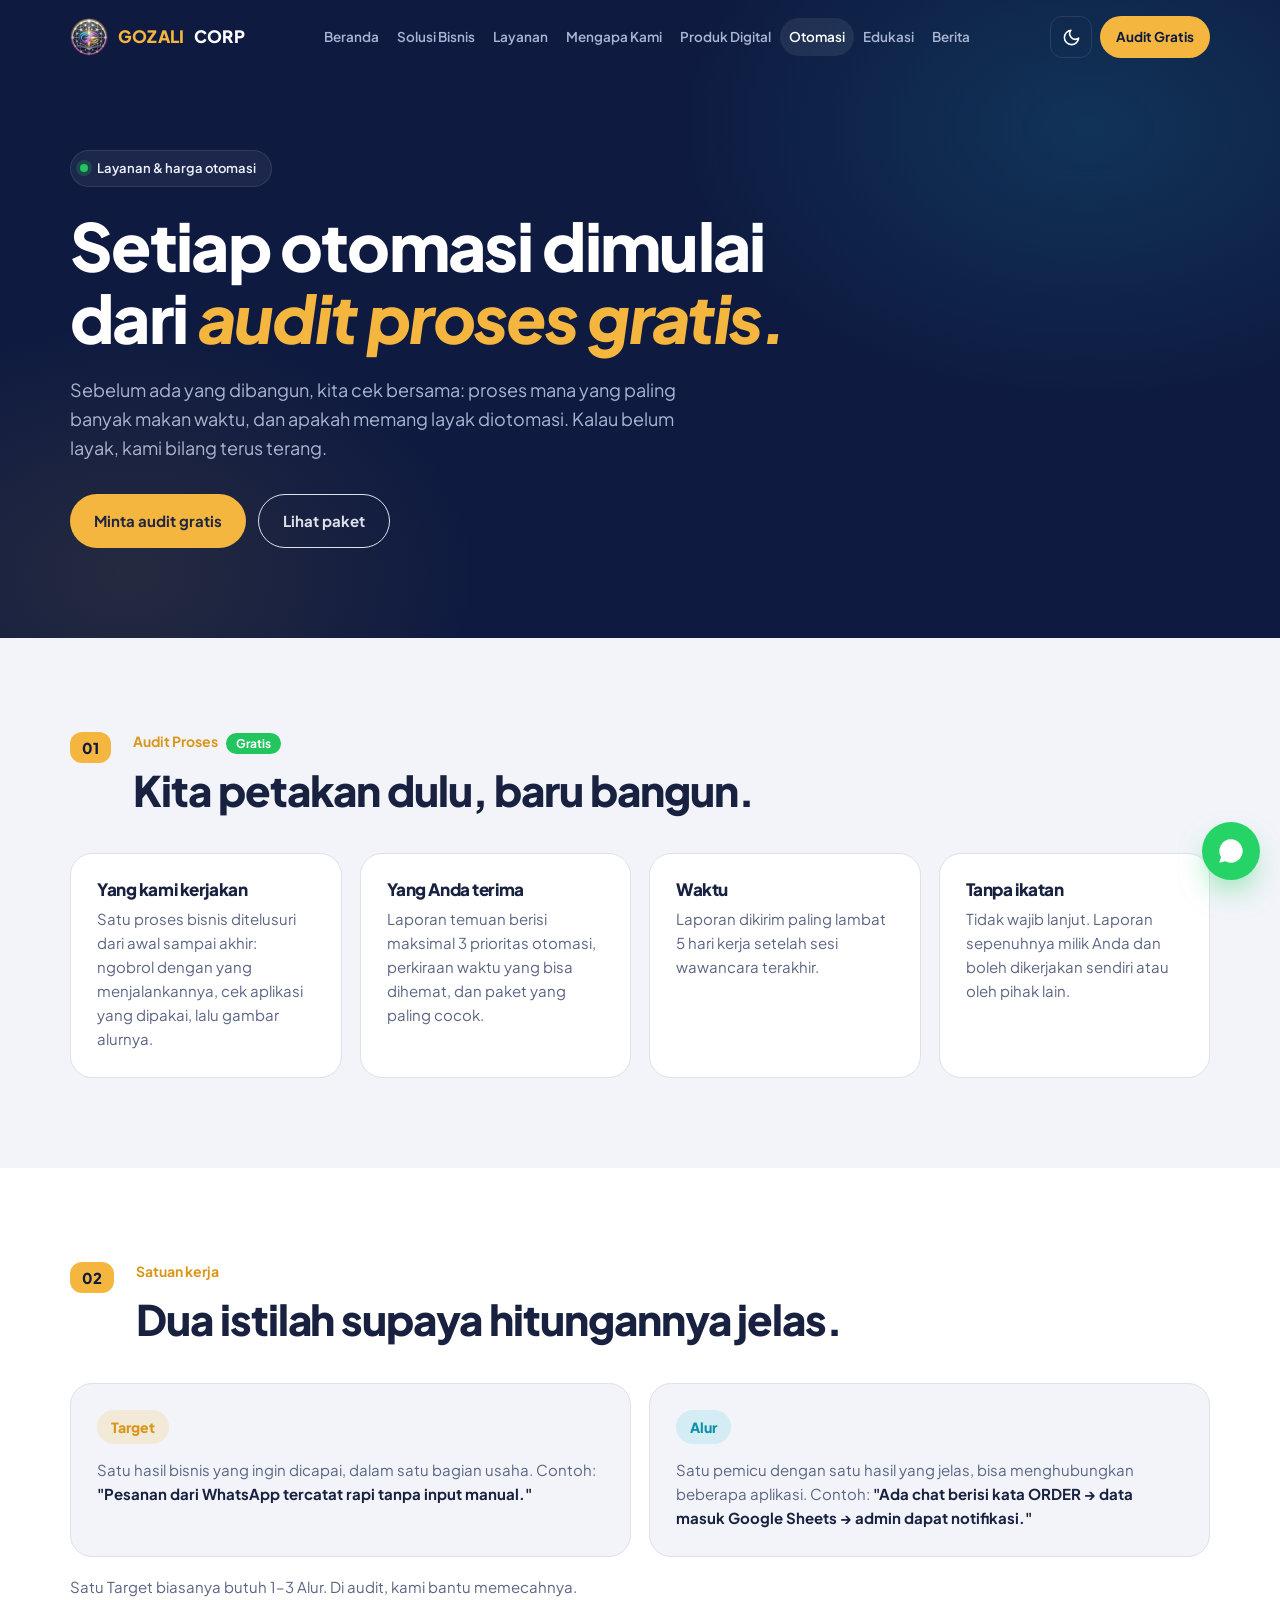
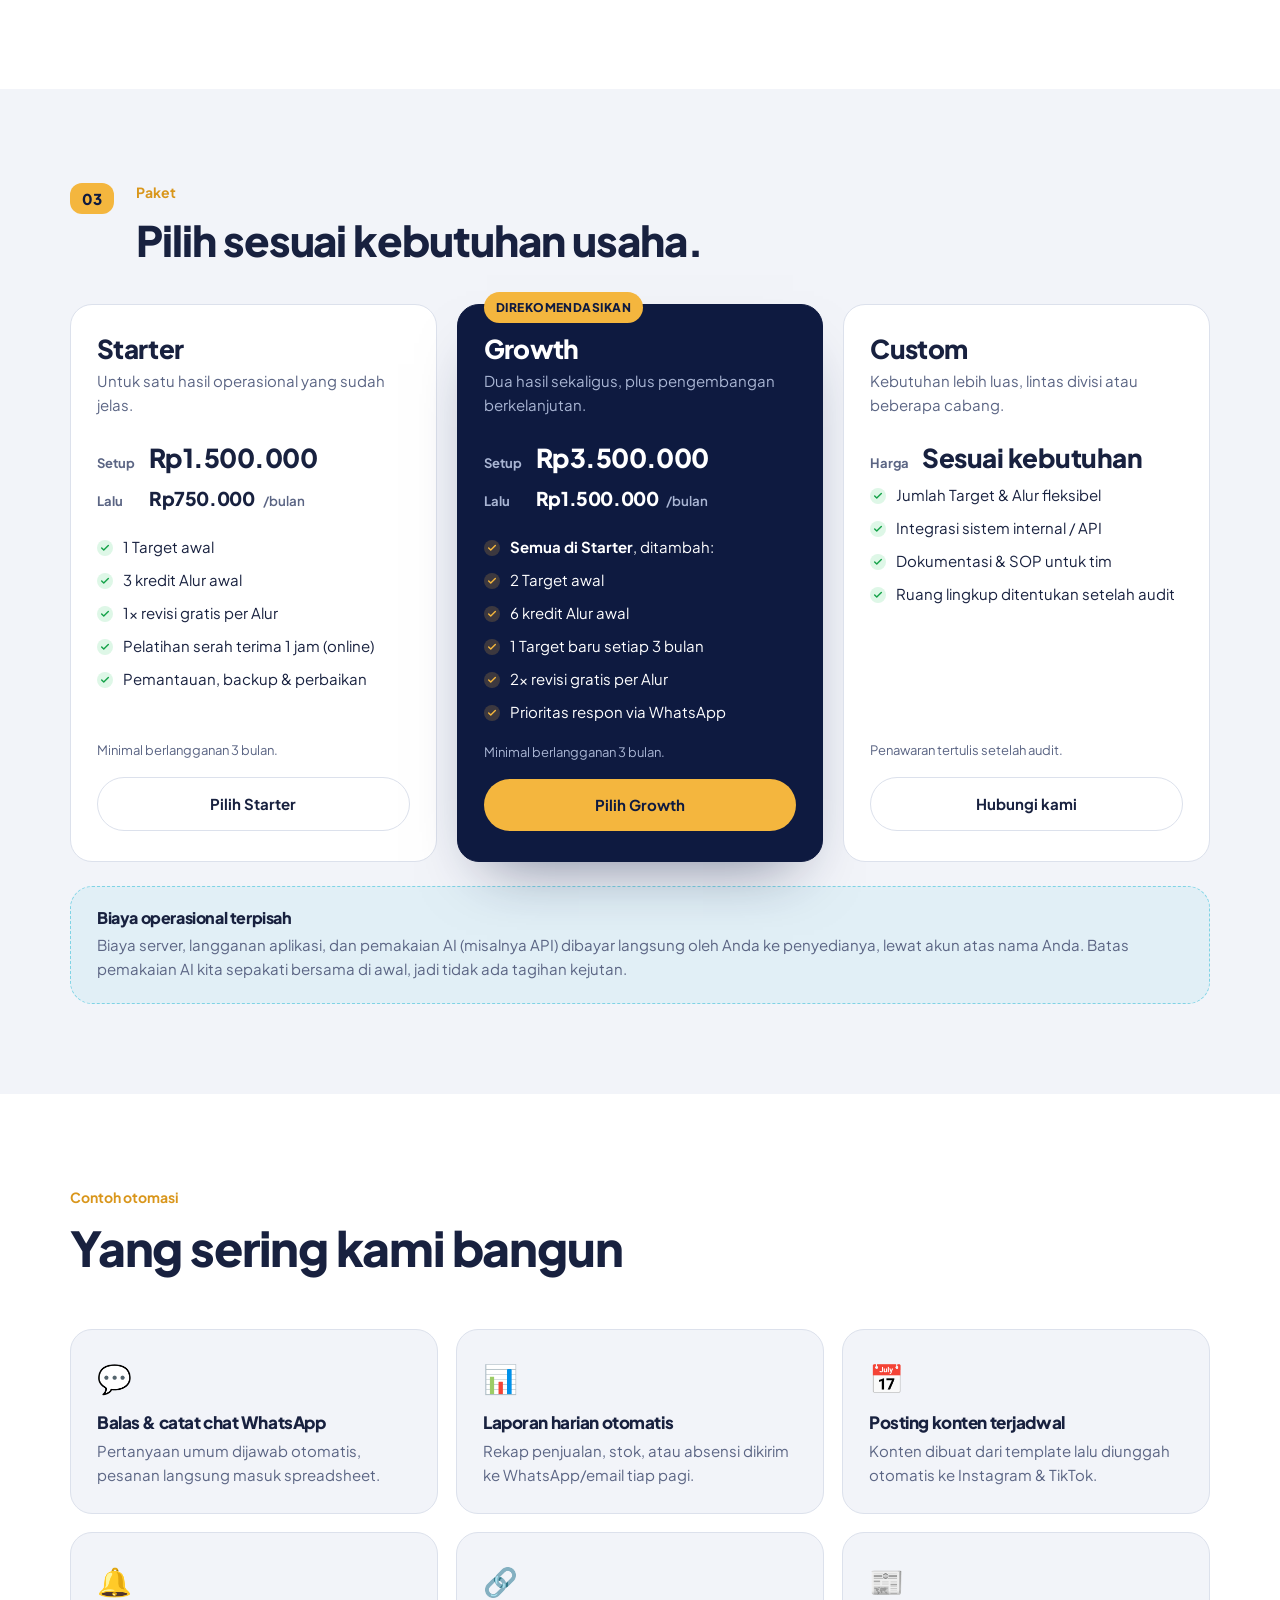
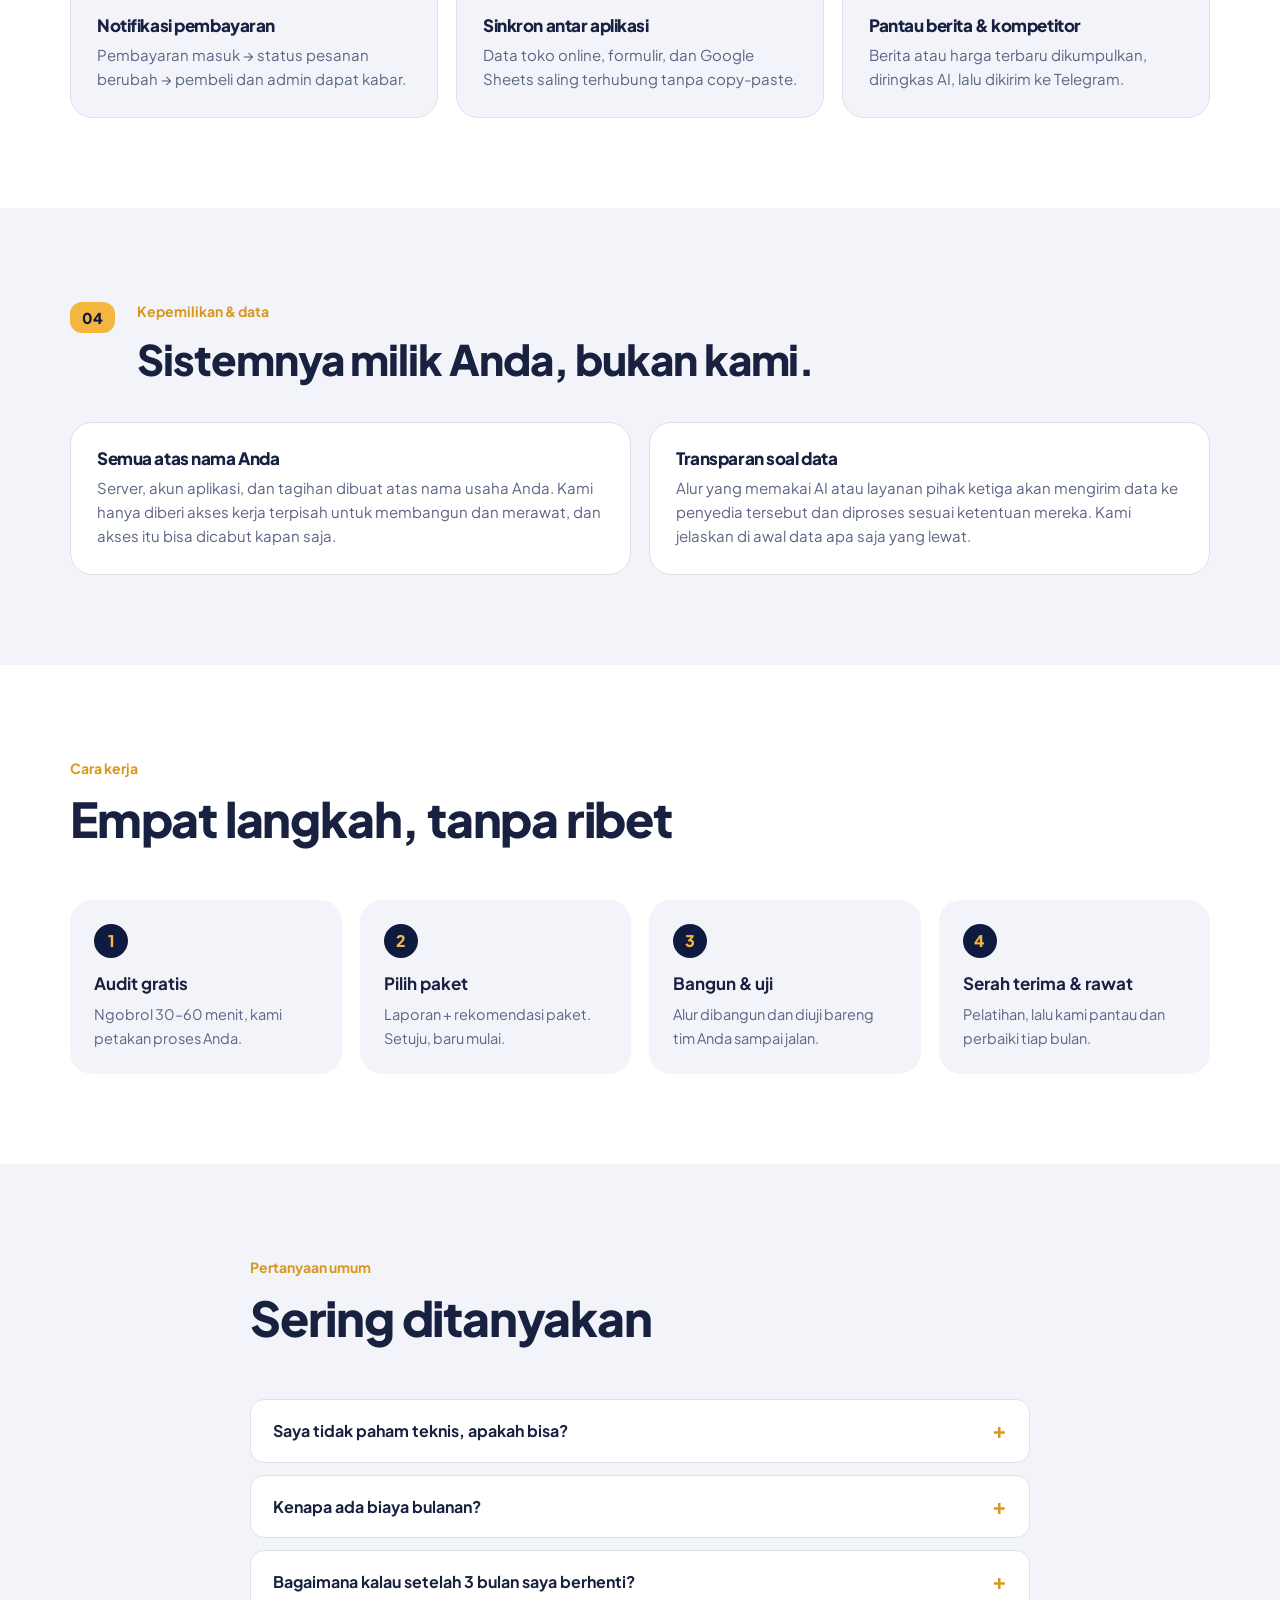
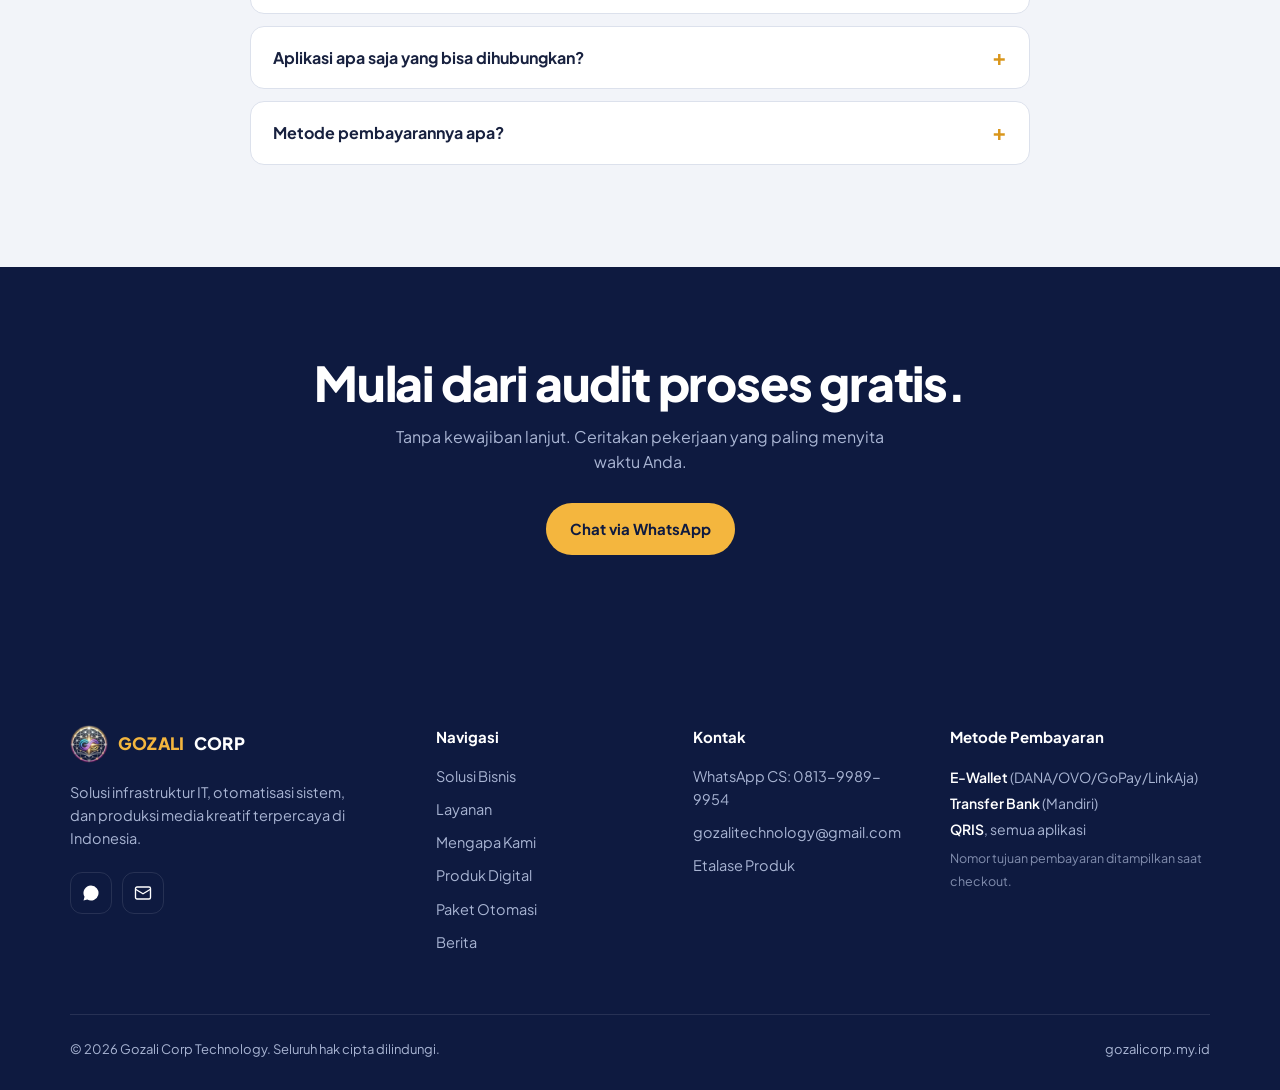
<file: otomasi.html>
<!DOCTYPE html>
<html lang="id">
<head>
<script>
/* Terapkan tema sebelum render agar tidak berkedip. */
(function(){try{var t=localStorage.getItem('gc-tema');if(t!=='gelap'&&t!=='terang'){t=matchMedia('(prefers-color-scheme: dark)').matches?'gelap':'terang'}
document.documentElement.setAttribute('data-tema',t);}catch(e){document.documentElement.setAttribute('data-tema','terang')}})();
</script>

<meta charset="UTF-8">
<meta name="viewport" content="width=device-width, initial-scale=1.0">
<title>Paket Otomasi Bisnis — Gozali Corp Technology</title>
<meta name="description" content="Paket otomasi bisnis Gozali Corp: mulai dari audit proses gratis, paket Starter, Growth, dan Custom. Sistem atas nama Anda, biaya jelas.">
<meta name="theme-color" content="#0E1A40">
<link rel="icon" type="image/png" href="[data-uri]">

<!-- Open Graph -->
<meta property="og:title" content="Paket Otomasi Bisnis — Gozali Corp Technology">
<meta property="og:description" content="Ekosistem digital terintegrasi untuk perorangan, UMKM, hingga korporasi.">
<meta property="og:type" content="website">
<meta property="og:url" content="https://www.gozalicorp.my.id/otomasi.html">

<link rel="preconnect" href="https://fonts.googleapis.com">
<link rel="preconnect" href="https://fonts.gstatic.com" crossorigin>
<link href="https://fonts.googleapis.com/css2?family=Plus+Jakarta+Sans:ital,wght@0,400;0,500;0,600;0,700;0,800;1,700&display=swap" rel="stylesheet">

<style>
/* ============================================================
   GOZALI CORP TECHNOLOGY — Redesign 2026
   Navy + emas (brand), alur otomasi sebagai visual utama
   ============================================================ */
:root{
  --ink:#0E1A40;        /* navy brand */
  --ink-2:#14234F;
  --ink-3:#1C2E63;
  --ink-line:rgba(255,255,255,.10);
  --on-ink:#EEF2FB;
  --on-ink-2:#A9B5D3;

  --gold:#F4B63E;
  --gold-deep:#D9961B;
  --cyan:#21B8D6;
  --orange:#F97316;
  --green:#22C55E;

  --paper:#F2F4F9;
  --white:#FFFFFF;
  --text:#18213F;
  --muted:#5B6584;
  --line:#DCE1EC;

  --font:'Plus Jakarta Sans',system-ui,-apple-system,sans-serif;
  --maxw:1180px;
  --r-lg:22px;
  --r-md:14px;
  --r-sm:10px;
  --ease:cubic-bezier(.22,.61,.36,1);
}

*{margin:0;padding:0;box-sizing:border-box}
html{scroll-behavior:smooth;-webkit-text-size-adjust:100%}
body{font-family:var(--font);background:var(--paper);color:var(--text);line-height:1.6;-webkit-font-smoothing:antialiased;overflow-x:hidden}
img{max-width:100%;display:block}
a{color:inherit;text-decoration:none}
button{font:inherit;cursor:pointer;border:none;background:none;color:inherit}
:focus-visible{outline:3px solid var(--gold);outline-offset:3px;border-radius:6px}
.wrap{max-width:var(--maxw);margin:0 auto;padding:0 20px}

h1,h2,h3,h4{font-weight:800;letter-spacing:-.025em;line-height:1.1;color:inherit}
h2{font-size:clamp(30px,4.4vw,48px)}
.dark{background:var(--ink);color:var(--on-ink)}
.dark p{color:var(--on-ink-2)}

/* scroll progress */
#scrollbar{position:fixed;top:0;left:0;height:3px;width:0;background:var(--gold);z-index:200}

/* ---------- Buttons ---------- */
.btn{display:inline-flex;align-items:center;justify-content:center;gap:9px;padding:14px 24px;border-radius:999px;font-weight:700;font-size:15px;transition:transform .2s var(--ease),background .2s,box-shadow .2s;white-space:nowrap}
.btn:active{transform:translateY(1px)}
.btn-gold{background:var(--gold);color:var(--ink)}
.btn-gold:hover{background:#FFC556;box-shadow:0 10px 30px -10px rgba(244,182,62,.7)}
.btn-ink{background:var(--ink);color:#fff}
.btn-ink:hover{background:var(--ink-3)}
.btn-line{border:1.5px solid currentColor;opacity:.92}
.btn-line:hover{opacity:1;background:rgba(255,255,255,.06)}
.btn-line-dark{border:1.5px solid var(--line);color:var(--text);background:#fff}
.btn-line-dark:hover{border-color:var(--text)}
.btn-block{width:100%;white-space:normal;text-align:center}

/* ---------- Header ---------- */
header{position:fixed;top:0;left:0;right:0;z-index:100;transition:background .25s,box-shadow .25s}
header.solid{background:rgba(14,26,64,.92);backdrop-filter:blur(14px);-webkit-backdrop-filter:blur(14px);box-shadow:0 1px 0 var(--ink-line)}
.nav{display:flex;align-items:center;justify-content:space-between;height:74px;gap:20px}
.brand{display:flex;align-items:center;gap:10px;font-weight:800;font-size:17px;letter-spacing:.01em;color:#fff}
.brand-mark{width:38px;height:38px;border-radius:10px;object-fit:cover}
.brand .gold{color:var(--gold)}
.nav-links{display:flex;gap:4px}
.nav-links a{color:var(--on-ink-2);font-size:14px;font-weight:600;padding:8px 13px;border-radius:999px;transition:color .2s,background .2s}
.nav-links a:hover,.nav-links a.active{color:#fff;background:rgba(255,255,255,.08)}
.nav-cta{display:flex;align-items:center;gap:10px}
.nav-links a{white-space:nowrap}
@media(min-width:1021px) and (max-width:1220px){.nav-links{gap:0}.nav-links a{padding:8px 8px;font-size:13.5px}.nav-cta .btn{padding:10px 16px;font-size:13.5px}}
.nav-cta .btn{padding:11px 20px;font-size:14px}
.menu-btn{display:none;width:44px;height:44px;border-radius:12px;border:1px solid var(--ink-line);color:#fff;align-items:center;justify-content:center}

/* ---------- Hero ---------- */
.hero{position:relative;padding:150px 0 90px;overflow:hidden}
.hero::before{content:"";position:absolute;inset:0;background:
  radial-gradient(600px 400px at 85% 20%,rgba(33,184,214,.16),transparent 70%),
  radial-gradient(500px 360px at 10% 90%,rgba(244,182,62,.10),transparent 70%);pointer-events:none}
.hero-grid{position:relative;display:grid;grid-template-columns:1.1fr .9fr;gap:56px;align-items:center}
.hero h1{font-size:clamp(38px,5.6vw,66px);color:#fff;margin:22px 0 22px}
.hero h1 em{font-style:italic;color:var(--gold)}
.hero .lead{font-size:18px;max-width:540px;color:var(--on-ink-2)}
.pill{display:inline-flex;align-items:center;gap:9px;padding:7px 15px 7px 9px;border-radius:999px;background:rgba(255,255,255,.06);border:1px solid var(--ink-line);font-size:13px;font-weight:600;color:var(--on-ink)}
.pill .live{width:8px;height:8px;border-radius:50%;background:var(--green);box-shadow:0 0 0 4px rgba(34,197,94,.2)}
.hero-actions{display:flex;flex-wrap:wrap;gap:12px;margin-top:34px}
.hero-trust{display:flex;flex-wrap:wrap;gap:10px 26px;margin-top:38px;font-size:14px;color:var(--on-ink-2)}
.hero-trust span{display:inline-flex;align-items:center;gap:8px}
.hero-trust svg{color:var(--gold);flex:none}

/* workflow panel — elemen visual utama */
.flow{position:relative;background:linear-gradient(180deg,var(--ink-2),#101E48);border:1px solid var(--ink-line);border-radius:var(--r-lg);padding:24px 22px 22px;box-shadow:0 40px 80px -30px rgba(0,0,0,.6)}
.flow-head{display:flex;justify-content:space-between;align-items:center;margin-bottom:20px;font-size:13px}
.flow-head b{color:#fff;font-weight:700;font-size:14px}
.flow-head .run{display:inline-flex;align-items:center;gap:7px;color:var(--green);font-weight:600}
.flow-head .run i{width:7px;height:7px;border-radius:50%;background:var(--green);animation:blink 1.6s infinite}
.flow-steps{position:relative;list-style:none;display:grid;gap:12px}
.flow-steps::before{content:"";position:absolute;left:27px;top:28px;bottom:28px;width:2px;background:rgba(255,255,255,.08)}
.flow-steps::after{content:"";position:absolute;left:24px;top:26px;width:8px;height:8px;border-radius:50%;background:var(--gold);z-index:2;box-shadow:0 0 14px 3px rgba(244,182,62,.6);animation:travel 8s var(--ease) infinite}
.fs{position:relative;display:flex;align-items:center;gap:14px;padding:12px 14px 12px 10px;border-radius:var(--r-md);background:rgba(255,255,255,.03);border:1px solid transparent;animation:lit 8s infinite}
.fs:nth-child(2){animation-delay:2s}.fs:nth-child(3){animation-delay:4s}.fs:nth-child(4){animation-delay:6s}
.fs .ic{position:relative;z-index:1;width:36px;height:36px;flex:none;border-radius:11px;display:grid;place-items:center;background:var(--ink-3);color:var(--cyan);margin-left:0}
.fs:nth-child(2) .ic{color:var(--gold)}.fs:nth-child(3) .ic{color:#fff}.fs:nth-child(4) .ic{color:var(--green)}
.fs .tx{flex:1;min-width:0}
.fs .t{display:block;color:#fff;font-weight:700;font-size:14.5px;line-height:1.3}
.fs .s{display:block;color:var(--on-ink-2);font-size:12.5px;margin-top:2px}
.fs .ok{font-size:12px;font-weight:700;color:var(--green);opacity:.85}
.flow-foot{margin-top:18px;padding-top:16px;border-top:1px solid var(--ink-line);display:flex;justify-content:space-between;font-size:13px;color:var(--on-ink-2)}
.flow-foot strong{color:var(--gold);font-size:15px}
@keyframes travel{0%,10%{transform:translateY(0)}25%,35%{transform:translateY(calc(var(--flow-h,228px) / 3))}50%,60%{transform:translateY(calc(var(--flow-h,228px) * 2 / 3))}75%,95%{transform:translateY(var(--flow-h,228px))}100%{transform:translateY(0);opacity:0}}
@keyframes lit{0%,22%{border-color:rgba(244,182,62,.45);background:rgba(244,182,62,.07)}28%,100%{border-color:transparent;background:rgba(255,255,255,.03)}}
@keyframes blink{50%{opacity:.3}}

/* ---------- Marquee ---------- */
.marquee{background:var(--ink);border-top:1px solid var(--ink-line);overflow:hidden;padding:18px 0}
.marquee-track{display:flex;width:max-content;animation:scroll 40s linear infinite}
.marquee:hover .marquee-track{animation-play-state:paused}
.marquee-item{display:inline-flex;align-items:center;gap:26px;padding-right:26px;font-weight:700;font-size:15px;color:var(--on-ink-2);white-space:nowrap}
.marquee-item::after{content:"";width:6px;height:6px;border-radius:50%;background:var(--gold)}
@keyframes scroll{to{transform:translateX(-50%)}}

/* ---------- Section scaffolding ---------- */
.block{padding:110px 0}
.section-head{max-width:640px;margin-bottom:54px}
.section-head.center{margin-left:auto;margin-right:auto;text-align:center}
.eyebrow{display:inline-block;font-size:14px;font-weight:700;color:var(--gold-deep);margin-bottom:14px}
.dark .eyebrow{color:var(--gold)}
.section-head p{font-size:17px;color:var(--muted);margin-top:16px}
.dark .section-head p{color:var(--on-ink-2)}
.reveal{opacity:1}

/* ---------- Solutions ---------- */
.cards-3{display:grid;grid-template-columns:repeat(3,1fr);gap:20px;align-items:stretch}
.sol-card{position:relative;display:flex;flex-direction:column;background:var(--white);border:1px solid var(--line);border-radius:var(--r-lg);padding:32px 28px 28px}
.sol-card .who{width:52px;height:52px;border-radius:16px;display:grid;place-items:center;background:var(--paper);color:var(--ink);margin-bottom:22px}
.sol-card h3{font-size:23px;margin-bottom:12px}
.sol-card > p{color:var(--muted);font-size:15px}
.feat{list-style:none;display:grid;gap:11px;margin:24px 0 30px;font-size:15px;font-weight:600}
.feat li{display:flex;gap:10px;align-items:flex-start}
.feat svg{flex:none;margin-top:3px;color:var(--gold-deep)}
.sol-card .btn{margin-top:auto}
.sol-card.featured{background:var(--ink);color:#fff;border-color:var(--ink);transform:translateY(-14px);box-shadow:0 30px 60px -30px rgba(14,26,64,.55)}
.sol-card.featured > p{color:var(--on-ink-2)}
.sol-card.featured .who{background:rgba(244,182,62,.14);color:var(--gold)}
.sol-card.featured .feat svg{color:var(--gold)}
.tag-rec{position:absolute;top:22px;right:22px;font-size:12px;font-weight:700;padding:5px 11px;border-radius:999px;background:var(--gold);color:var(--ink)}

/* ---------- Pillars bento ---------- */
.bento{display:grid;grid-template-columns:repeat(3,1fr);gap:20px}
.pillar{position:relative;overflow:hidden;background:var(--white);border:1px solid var(--line);border-radius:var(--r-lg);padding:32px;min-height:250px;display:flex;flex-direction:column}
.pillar .ico{width:54px;height:54px;border-radius:16px;display:grid;place-items:center;margin-bottom:auto}
.pillar .ico svg{width:26px;height:26px}
.pillar h3{font-size:24px;margin:34px 0 10px}
.pillar p{color:var(--muted);font-size:15px;max-width:440px}
.pillar.wide{grid-column:span 2}
.pillar.p-prod{background:var(--ink);color:#fff;border-color:var(--ink)}
.pillar.p-prod p{color:var(--on-ink-2)}
.pillar.p-prod .ico{background:rgba(244,182,62,.15);color:var(--gold)}
.pillar.p-auto .ico{background:rgba(33,184,214,.13);color:#1192AC}
.pillar.p-it .ico{background:rgba(14,26,64,.08);color:var(--ink)}
.pillar.p-store{background:var(--gold);border-color:var(--gold);color:var(--ink)}
.pillar.p-store p{color:rgba(14,26,64,.78)}
.pillar.p-store .ico{background:rgba(14,26,64,.1);color:var(--ink)}
.pillar .chips{display:flex;flex-wrap:wrap;gap:8px;margin-top:20px}
.pillar .chips span{font-size:12.5px;font-weight:600;padding:6px 12px;border-radius:999px;border:1px solid currentColor;opacity:.7}

/* ---------- Why / stats ---------- */
.why-grid{display:grid;grid-template-columns:1fr 1fr;gap:64px;align-items:center}
.why-list{list-style:none;display:grid;gap:22px;margin-top:34px}
.why-list li{display:flex;gap:16px}
.why-list .b{width:46px;height:46px;flex:none;border-radius:14px;display:grid;place-items:center;background:rgba(255,255,255,.06);color:var(--gold)}
.why-list h4{font-size:17px;color:#fff;margin-bottom:4px;letter-spacing:-.01em}
.why-list p{font-size:15px}
.stat-grid{display:grid;grid-template-columns:1fr 1fr;gap:1px;background:var(--ink-line);border:1px solid var(--ink-line);border-radius:var(--r-lg);overflow:hidden}
.stat{background:var(--ink);padding:36px 30px}
.stat .n{font-size:clamp(44px,5vw,60px);font-weight:800;color:#fff;letter-spacing:-.04em;line-height:1}
.stat .n .u{color:var(--gold)}
.stat .l{margin-top:12px;font-size:14px;color:var(--on-ink-2)}

/* ---------- Process ---------- */
.steps{display:grid;grid-template-columns:repeat(4,1fr);gap:28px;position:relative;counter-reset:s}
.steps::before{content:"";position:absolute;top:23px;left:24px;right:24px;height:2px;background:repeating-linear-gradient(90deg,rgba(255,255,255,.18) 0 8px,transparent 8px 16px)}
.step{position:relative}
.step .sn{position:relative;z-index:1;display:grid;place-items:center;width:48px;height:48px;border-radius:50%;background:var(--gold);color:var(--ink);font-weight:800;font-size:16px;margin-bottom:22px;box-shadow:0 0 0 8px var(--ink)}
.step h4{font-size:19px;color:#fff;margin-bottom:8px;letter-spacing:-.01em}
.step p{font-size:15px}
.process-sep{border:none;border-top:1px solid var(--ink-line);margin:0}

/* ---------- Shop ---------- */
.shop-grid{display:grid;grid-template-columns:repeat(3,1fr);gap:20px}
.prod{display:flex;flex-direction:column;background:var(--white);border:1px solid var(--line);border-radius:var(--r-lg);overflow:hidden;transition:border-color .2s,box-shadow .25s}
.prod:hover{border-color:#C5CCDD;box-shadow:0 24px 50px -30px rgba(14,26,64,.35)}
.prod-cover{position:relative;aspect-ratio:4/3;display:grid;place-items:center;background:var(--paper);overflow:hidden}
.prod-cover img{width:100%;height:100%;object-fit:cover}
.prod-cover.fit{background:#fff}
.price.lynk-price{font-size:14px}
.prod-cover.fit img{object-fit:contain;padding:10px}
.prod.is-more{display:none}
.shop-grid.filtered .prod.is-more{display:flex}
.shop-grid .prod.is-off{display:none!important}
.shop-search{position:relative;max-width:520px;margin:0 auto 16px}
.shop-search svg{position:absolute;left:16px;top:50%;transform:translateY(-50%);width:18px;height:18px;opacity:.5;pointer-events:none}
.shop-search input{width:100%;box-sizing:border-box;font:inherit;font-size:15px;padding:13px 44px 13px 46px;border-radius:999px;border:1px solid var(--line,#e3e3e3);background:#fff;color:var(--ink,#0E1A40);outline:none;transition:border-color .2s,box-shadow .2s}
.shop-search input:focus{border-color:var(--ink,#0E1A40);box-shadow:0 0 0 3px rgba(14,26,64,.08)}
.shop-search input::-webkit-search-cancel-button{display:none}
.shop-search .clr{position:absolute;right:10px;top:50%;transform:translateY(-50%);width:28px;height:28px;border:0;border-radius:50%;background:var(--paper,#f1f1f1);color:var(--ink,#0E1A40);font-size:16px;line-height:1;cursor:pointer}
.shop-empty-q{grid-column:1/-1;text-align:center;padding:36px 16px;opacity:.75}
.shop-filter{display:flex;flex-wrap:wrap;justify-content:center;gap:8px;margin:0 0 24px}
.shop-filter button{font:inherit;font-size:14px;font-weight:600;padding:8px 16px;border-radius:999px;border:1px solid var(--line,#e3e3e3);background:#fff;color:var(--ink,#0E1A40);cursor:pointer;transition:background .2s,color .2s,border-color .2s}
.shop-filter button small{opacity:.6;margin-left:4px;font-weight:500}
.shop-filter button:hover{border-color:var(--ink,#0E1A40)}
.shop-filter button.on{background:var(--ink,#0E1A40);color:#fff;border-color:var(--ink,#0E1A40)}
.shop-filter button.on small{opacity:.8}
@media (max-width:600px){.shop-filter{flex-wrap:nowrap;overflow-x:auto;justify-content:flex-start;padding-bottom:4px;-webkit-overflow-scrolling:touch}.shop-filter button{flex:0 0 auto}}
.shop-grid.show-all .prod.is-more{display:flex}
.shop-more{text-align:center;margin-top:26px}
.shop-more button{font:inherit;font-weight:700;font-size:15px;padding:12px 26px;border-radius:999px;border:2px solid var(--ink,#0E1A40);background:transparent;color:var(--ink,#0E1A40);cursor:pointer}
.shop-more button:hover{background:var(--ink,#0E1A40);color:#fff}
.prod-cover .emoji{font-size:58px;line-height:1}
.prod-cover .kind{position:absolute;top:14px;left:14px;z-index:2;font-size:12px;font-weight:700;padding:5px 11px;border-radius:999px;background:#fff;color:var(--ink);box-shadow:0 2px 8px rgba(14,26,64,.08)}
.prod-cover.k-ebook{background:linear-gradient(135deg,#1C2E63,#0E1A40)}
.prod-cover.k-ai{background:linear-gradient(135deg,#D8F3F9,#B6E6F1)}
.prod-cover.k-jasa{background:linear-gradient(135deg,#FFF0D3,#FBDFA6)}
.book{width:46%;aspect-ratio:3/4.2;border-radius:4px 10px 10px 4px;background:var(--gold);color:var(--ink);padding:14px 12px 12px 18px;display:flex;flex-direction:column;justify-content:space-between;box-shadow:inset 6px 0 0 rgba(14,26,64,.18),14px 16px 30px -10px rgba(0,0,0,.55);transform:rotate(-4deg);transition:transform .35s var(--ease)}
.prod:hover .book{transform:rotate(0) translateY(-4px)}
.book b{font-size:15px;line-height:1.15;font-weight:800;letter-spacing:-.01em;display:-webkit-box;-webkit-line-clamp:4;-webkit-box-orient:vertical;overflow:hidden}
.book small{font-size:9.5px;font-weight:700;opacity:.7}
.prod-body{padding:22px 22px 22px;display:flex;flex-direction:column;flex:1}
.prod-body h3{font-size:18.5px;letter-spacing:-.015em;line-height:1.25}
.prod-body p{font-size:14.5px;color:var(--muted);margin:8px 0 20px}
.prod-foot{margin-top:auto;display:flex;align-items:flex-end;justify-content:space-between;gap:12px}
.price{white-space:nowrap;font-size:20px;font-weight:800;color:var(--ink);letter-spacing:-.02em;line-height:1.15}
.price .coret{display:block;font-size:13px;font-weight:600;color:#98A0B7;text-decoration:line-through;letter-spacing:0}
.price small{display:block;font-size:12px;font-weight:600;color:var(--muted);letter-spacing:0}
.price .save{display:inline-block;margin-left:6px;font-size:11.5px;font-weight:700;color:#fff;background:var(--orange);padding:2px 7px;border-radius:6px;vertical-align:middle;letter-spacing:0}
.buy{padding:11px 20px;border-radius:999px;background:var(--ink);color:#fff;font-weight:700;font-size:14px;transition:background .2s}
.buy:hover{background:var(--gold);color:var(--ink)}
.shop-empty,.edu-empty,.news-empty{grid-column:1/-1;padding:40px;text-align:center;border:1.5px dashed var(--line);border-radius:var(--r-lg);color:var(--muted)}

/* ---------- Edukasi ---------- */
.white{background:var(--white)}
.edu-grid{display:grid;grid-template-columns:repeat(auto-fill,minmax(280px,1fr));gap:20px}
.edu{display:flex;gap:18px;padding:24px;border-radius:var(--r-lg);border:1px solid var(--line);background:var(--paper);transition:border-color .2s,background .2s}
a.edu:hover{border-color:var(--ink);background:#fff}
.edu-cover{width:64px;height:64px;flex:none;border-radius:16px;display:grid;place-items:center;font-size:30px;background:#fff;border:1px solid var(--line);overflow:hidden}
.edu-cover img{width:100%;height:100%;object-fit:cover}
.edu-body{flex:1;min-width:0}
.lvl{display:inline-block;font-size:12px;font-weight:700;padding:3px 10px;border-radius:999px}
.lvl-pemula{background:#DCFCE7;color:#166534}
.lvl-menengah{background:#FEF3C7;color:#92400E}
.lvl-lanjut{background:#E0E7FF;color:#3730A3}
.edu h3{font-size:18px;margin:10px 0 6px;letter-spacing:-.015em;line-height:1.25}
.edu p{font-size:14.5px;color:var(--muted)}
.edu .foot{display:flex;justify-content:space-between;align-items:center;margin-top:14px;font-size:13px;font-weight:600;color:var(--muted)}
.edu .go{color:var(--ink)}

/* ---------- Berita ---------- */
.news-grid{display:grid;grid-template-columns:repeat(3,1fr);gap:20px}
.news{display:flex;flex-direction:column;padding:24px;border-radius:var(--r-lg);background:var(--white);border:1px solid var(--line);transition:border-color .2s,transform .2s var(--ease)}
a.news:hover{border-color:var(--ink);transform:translateY(-3px)}
.news:first-child{grid-column:span 2;grid-row:span 2;background:var(--ink);border-color:var(--ink);color:#fff;padding:34px}
.news:first-child h3{font-size:clamp(24px,2.8vw,34px);color:#fff;margin:18px 0 14px}
.news:first-child p{color:var(--on-ink-2);font-size:16.5px}
.news:first-child .meta{color:var(--on-ink-2)}
.news:first-child .go{color:var(--gold)}
.news .kat{align-self:flex-start;font-size:12px;font-weight:700;padding:4px 11px;border-radius:999px;border:1px solid}
.news h3{font-size:17.5px;line-height:1.3;letter-spacing:-.015em;margin:14px 0 8px}
.news p{font-size:14.5px;color:var(--muted);display:-webkit-box;-webkit-line-clamp:3;-webkit-box-orient:vertical;overflow:hidden}
.news:first-child p{-webkit-line-clamp:6}
.news .meta{display:flex;flex-wrap:wrap;align-items:center;gap:8px;margin-top:auto;padding-top:18px;font-size:12.5px;color:var(--muted)}
.news .meta .dot{width:3px;height:3px;border-radius:50%;background:currentColor;opacity:.6}
.news .meta .src{font-weight:700}
.news .go{margin-top:12px;font-size:13.5px;font-weight:700;color:var(--ink)}
.news-note{margin-top:24px;font-size:13px;color:var(--muted);text-align:center}

/* ---------- CTA band ---------- */
.cta-band{position:relative;overflow:hidden;background:var(--gold);color:var(--ink);border-radius:28px;padding:64px 56px;display:grid;grid-template-columns:1.3fr auto;gap:40px;align-items:center}
.cta-band::after{content:"";position:absolute;right:-80px;bottom:-140px;width:380px;height:380px;border-radius:50%;border:56px solid rgba(14,26,64,.07);pointer-events:none}
.cta-band h2{font-size:clamp(30px,4vw,46px)}
.cta-band p{margin-top:14px;font-size:17px;color:rgba(14,26,64,.78);max-width:540px}
.cta-band .hero-actions{margin-top:0;flex-direction:column;position:relative;z-index:1}
.cta-band .btn-line{color:var(--ink)}
.cta-band .btn-line:hover{background:rgba(14,26,64,.06)}

/* ---------- Footer ---------- */
footer{background:var(--ink);color:var(--on-ink-2);padding:80px 0 30px;margin-top:0}
.foot-grid{display:grid;grid-template-columns:1.5fr 1fr 1fr 1.2fr;gap:40px}
.foot-brand p{font-size:14.5px;margin:18px 0 22px;max-width:300px}
.socials{display:flex;gap:10px}
.socials a{width:42px;height:42px;border-radius:12px;display:grid;place-items:center;border:1px solid var(--ink-line);color:#fff;transition:background .2s,color .2s}
.socials a:hover{background:var(--gold);color:var(--ink);border-color:var(--gold)}
footer h5{font-size:15px;color:#fff;font-weight:700;margin-bottom:16px}
footer ul{list-style:none;display:grid;gap:10px;font-size:14.5px}
footer ul a:hover{color:var(--gold)}
footer .pay{font-size:14px;line-height:1.85}
footer .pay b{color:#fff;font-weight:600}
.foot-bottom{display:flex;justify-content:space-between;flex-wrap:wrap;gap:10px;margin-top:60px;padding-top:24px;border-top:1px solid var(--ink-line);font-size:13px}

/* ---------- Floating WA ---------- */
.wa-float{position:fixed;right:20px;bottom:20px;z-index:90;width:58px;height:58px;border-radius:50%;background:#25D366;color:#fff;display:grid;place-items:center;box-shadow:0 14px 30px -8px rgba(37,211,102,.6);transition:transform .2s var(--ease)}
.wa-float:hover{transform:scale(1.07)}

/* ---------- Modal ---------- */
.modal{position:fixed;inset:0;z-index:300;background:rgba(9,16,40,.62);backdrop-filter:blur(6px);-webkit-backdrop-filter:blur(6px);display:flex;align-items:center;justify-content:center;padding:16px;opacity:0;visibility:hidden;transition:opacity .25s,visibility .25s}
.modal.open{opacity:1;visibility:visible}
.modal-card{position:relative;width:100%;max-width:470px;max-height:calc(100vh - 32px);overflow-y:auto;background:#fff;color:var(--text);border-radius:24px;padding:32px 28px 28px;transform:translateY(16px) scale(.98);transition:transform .3s var(--ease)}
.modal.open .modal-card{transform:none}
.modal-card .x{position:absolute;top:16px;right:16px;width:38px;height:38px;border-radius:50%;background:var(--paper);font-size:22px;line-height:1;color:var(--muted)}
.modal-card .x:hover{background:var(--line);color:var(--text)}
.modal-card h3{font-size:24px;padding-right:40px}
.modal-card .sub{font-size:14.5px;color:var(--muted);margin:6px 0 20px}
.order-summary{background:var(--paper);border-radius:var(--r-md);padding:14px 16px;margin-bottom:20px;display:grid;gap:6px}
.order-summary .r{display:flex;justify-content:space-between;gap:14px;font-size:14.5px}
.order-summary .r span:first-child{color:var(--muted)}
.order-summary .r span:last-child{font-weight:700;text-align:right}
.fld{display:block;margin-bottom:14px}
.fld .t,.pay-title{display:block;font-size:13.5px;font-weight:700;margin-bottom:7px;color:var(--text)}
.inp{width:100%;padding:13px 15px;border-radius:var(--r-sm);border:1.5px solid var(--line);font:inherit;font-size:15px;color:var(--text);background:#fff;transition:border-color .2s}
.inp:focus{outline:none;border-color:var(--ink)}
.pay-title{margin-top:6px;margin-bottom:9px}
.pay-grid{display:grid;grid-template-columns:repeat(3,1fr);gap:8px;margin-bottom:16px}
.pay-opt{display:flex;flex-direction:column;align-items:center;gap:4px;padding:12px 6px;border-radius:var(--r-sm);border:1.5px solid var(--line);font-size:13px;font-weight:700;cursor:pointer;text-align:center;transition:border-color .15s,background .15s;user-select:none}
.pay-opt .em{font-size:18px;line-height:1}
.pay-opt:hover{border-color:#B5BDD0}
.pay-opt.sel{border-color:var(--ink);background:rgba(14,26,64,.05);box-shadow:inset 0 0 0 1px var(--ink)}
.pay-info,.qris-info{display:none;background:var(--paper);border-radius:var(--r-md);padding:16px;margin-bottom:18px}
.pay-info.show,.qris-info.show{display:block}
.pay-info .lab{font-size:13px;color:var(--muted);font-weight:600}
.num-row{display:flex;align-items:center;justify-content:space-between;gap:10px;margin:6px 0 4px}
.num-row .num{font-size:21px;font-weight:800;letter-spacing:.02em;color:var(--ink);word-break:break-all}
.copy-btn{flex:none;padding:8px 14px;border-radius:999px;background:var(--ink);color:#fff;font-size:13px;font-weight:700}
.copy-btn.ok{background:var(--green)}
.pay-info .an{font-size:13.5px;color:var(--muted)}
.qris-info{text-align:center}
.qris-head{font-weight:800;font-size:16px}
.qris-brand{font-size:13px;color:var(--muted);margin:2px 0 12px}
.qris-brand .q{font-weight:800;color:var(--ink)}
.qris-img{width:210px;max-width:100%;margin:0 auto;background:#fff;padding:10px;border-radius:12px;border:1px solid var(--line);image-rendering:pixelated}
.qris-meta{margin-top:10px}
.qris-meta .m{font-weight:700;font-size:14px}
.qris-meta .n{font-size:12.5px;color:var(--muted)}
.qris-hint{margin-top:8px;font-size:12.5px;color:var(--muted)}
.modal-card .btn-gold{margin-top:4px}

/* ---------- Responsive ---------- */
@media(max-width:1020px){
  .nav-links{position:fixed;top:74px;left:12px;right:12px;flex-direction:column;gap:2px;padding:12px;background:var(--ink-2);border:1px solid var(--ink-line);border-radius:18px;box-shadow:0 30px 60px -20px rgba(0,0,0,.6);opacity:0;visibility:hidden;transform:translateY(-8px);transition:.2s var(--ease)}
  .nav-links.show{opacity:1;visibility:visible;transform:none}
  .nav-links a{padding:13px 16px;font-size:15px;border-radius:12px}
  .menu-btn{display:flex}
  header{background:rgba(14,26,64,.92);backdrop-filter:blur(14px);-webkit-backdrop-filter:blur(14px)}
  .hero-grid{grid-template-columns:1fr;gap:48px}
  .flow{max-width:520px}
  .cards-3{grid-template-columns:1fr;max-width:560px}
  .sol-card.featured{transform:none}
  .why-grid{grid-template-columns:1fr;gap:48px}
  .steps{grid-template-columns:1fr 1fr;gap:36px 28px}
  .steps::before{display:none}
  .news-grid{grid-template-columns:1fr 1fr}
  .shop-grid{grid-template-columns:1fr 1fr}
  .foot-grid{grid-template-columns:1fr 1fr}
  .cta-band{grid-template-columns:1fr;padding:48px 36px}
  .cta-band .hero-actions{flex-direction:row}
}
@media(max-width:720px){
  .desktop-only{display:none!important}
  .block{padding:80px 0}
  .hero{padding:118px 0 70px}
  .hero .lead{font-size:16.5px}
  .hero-actions .btn{flex:1 1 auto}
  .bento{grid-template-columns:1fr}
  .pillar.wide{grid-column:auto}
  .pillar{min-height:0}
  .steps{grid-template-columns:1fr}
  .news-grid{grid-template-columns:1fr}
  .shop-grid{grid-template-columns:1fr}
  .news:first-child{grid-column:auto;grid-row:auto;padding:26px}
  .foot-grid{grid-template-columns:1fr}
  .stat{padding:26px 20px}
  .cta-band{padding:40px 24px;border-radius:22px}
  .cta-band .hero-actions{flex-direction:column}
  .modal-card{padding:28px 20px 22px}
  .section-head{margin-bottom:40px}
}
@media(prefers-reduced-motion:reduce){
  *,*::before,*::after{animation:none!important;transition:none!important;scroll-behavior:auto!important}
}
/* ---- AI Konsultasi (chat) ---- */
.aic{position:fixed;right:20px;bottom:90px;z-index:120;width:min(380px,calc(100vw - 32px));height:min(560px,calc(100vh - 120px));background:#fff;border:1px solid var(--line);border-radius:20px;box-shadow:0 30px 70px -20px rgba(14,26,64,.45);display:none;flex-direction:column;overflow:hidden}
.aic.open{display:flex}
.aic-head{background:var(--ink);color:#fff;padding:14px 16px;display:flex;align-items:center;gap:12px}
.aic-av{width:38px;height:38px;border-radius:12px;background:var(--gold);color:var(--ink);display:grid;place-items:center;font-weight:800;font-size:16px;flex:none}
.aic-head b{display:block;font-size:15px}
.aic-head small{display:block;font-size:12px;color:#A9B5D3}
.aic-head small::before{content:"";display:inline-block;width:7px;height:7px;border-radius:50%;background:#22C55E;margin-right:6px;vertical-align:middle}
.aic-x{margin-left:auto;background:none;border:0;color:#fff;font-size:24px;line-height:1;cursor:pointer;padding:4px 6px;opacity:.8}
.aic-x:hover{opacity:1}
.aic-body{flex:1;overflow-y:auto;padding:16px;background:var(--paper);display:flex;flex-direction:column;gap:10px}
.aic-msg{max-width:85%;padding:10px 14px;border-radius:16px;font-size:14.5px;line-height:1.55;word-wrap:break-word;white-space:normal}
.aic-msg.bot{background:#fff;border:1px solid var(--line);border-bottom-left-radius:6px;align-self:flex-start;color:var(--text)}
.aic-msg.me{background:var(--ink);color:#fff;border-bottom-right-radius:6px;align-self:flex-end}
.aic-msg a{color:var(--ink-3);font-weight:700;word-break:break-all}
.aic-msg.me a{color:var(--gold)}
.aic-msg .wa-btn{display:inline-block;margin-top:8px;background:#25D366;color:#fff;padding:7px 12px;border-radius:999px;text-decoration:none;font-size:13.5px;word-break:normal}
.aic-typing{display:inline-flex;gap:4px;align-items:center}
.aic-typing i{width:7px;height:7px;border-radius:50%;background:#9AA4BF;animation:aicb 1s infinite}
.aic-typing i:nth-child(2){animation-delay:.15s}.aic-typing i:nth-child(3){animation-delay:.3s}
@keyframes aicb{0%,80%,100%{opacity:.3;transform:translateY(0)}40%{opacity:1;transform:translateY(-3px)}}
.aic-chips{display:flex;flex-wrap:wrap;gap:6px;padding:0 16px 10px;background:var(--paper)}
.aic-chips button{border:1px solid var(--line);background:#fff;color:var(--ink);border-radius:999px;padding:7px 12px;font:600 13px var(--font);cursor:pointer}
.aic-chips button:hover{border-color:var(--ink)}
.aic-form{display:flex;gap:8px;padding:12px;border-top:1px solid var(--line);background:#fff}
.aic-form textarea{flex:1;resize:none;border:1px solid var(--line);border-radius:14px;padding:10px 12px;font:15px var(--font);max-height:96px;min-height:42px;outline:none}
.aic-form textarea:focus{border-color:var(--ink)}
.aic-form button{border:0;background:var(--gold);color:var(--ink);border-radius:14px;width:46px;font-size:18px;font-weight:800;cursor:pointer;flex:none}
.aic-form button:disabled{opacity:.5;cursor:default}
.aic-foot{font-size:11.5px;color:var(--muted);text-align:center;padding:0 12px 10px;background:#fff}
.aic-foot a{color:var(--ink-3);font-weight:700}
@media (max-width:560px){.aic{right:8px;left:8px;bottom:8px;width:auto;height:calc(100dvh - 16px);max-height:none}}
/* ---- Email penawaran resmi (RFQ) ---- */
.rfq{position:fixed;inset:0;z-index:130;background:rgba(14,26,64,.55);display:none;align-items:center;justify-content:center;padding:16px}
.rfq.open{display:flex}
.rfq-card{background:#fff;border-radius:20px;width:min(480px,100%);max-height:calc(100vh - 32px);overflow-y:auto;padding:26px;position:relative}
.rfq-card h3{font-size:21px;color:var(--ink);margin:0 0 4px}
.rfq-card .sub{font-size:14px;color:var(--muted);margin:0 0 16px}
.rfq-card .x{position:absolute;top:12px;right:14px;background:none;border:0;font-size:26px;cursor:pointer;color:var(--muted)}
.rfq-card label{display:block;font-size:13px;font-weight:700;color:var(--ink);margin:10px 0 5px}
.rfq-card input,.rfq-card select,.rfq-card textarea{width:100%;border:1px solid var(--line);border-radius:12px;padding:10px 12px;font:15px var(--font);background:#fff;color:var(--text);box-sizing:border-box}
.rfq-card textarea{min-height:90px;resize:vertical}
.rfq-card input:focus,.rfq-card select:focus,.rfq-card textarea:focus{outline:none;border-color:var(--ink)}
.rfq-acts{display:grid;gap:8px;margin-top:18px}
.rfq-acts .btn{width:100%;justify-content:center}
.rfq-alt{display:flex;gap:8px;flex-wrap:wrap;justify-content:center;font-size:13px;color:var(--muted);margin-top:10px}
.rfq-alt button,.rfq-alt a{background:none;border:0;padding:0;font:700 13px var(--font);color:var(--ink-3);cursor:pointer;text-decoration:underline}
/* ============ Halaman Paket Otomasi ============ */
section[id]{scroll-margin-top:84px}
.ot-hero{padding:150px 0 90px}
.ot-hero h1{max-width:820px}
.ot-hero .lead{max-width:640px}
.hero-actions{display:flex;flex-wrap:wrap;gap:12px;margin-top:32px}
.ot-sec{padding:90px 0}
.ot-alt{background:var(--white)}
.ot-head{display:flex;gap:22px;align-items:flex-start;margin-bottom:40px}
.ot-num{flex:0 0 auto;font-size:15px;font-weight:800;color:var(--ink);background:var(--gold);border-radius:12px;padding:8px 12px;line-height:1;margin-top:4px}
.ot-head h2{font-size:clamp(28px,3.8vw,42px)}
.ot-free{background:var(--green);color:#fff;font-size:12px;padding:3px 10px;border-radius:999px;margin-left:6px;vertical-align:middle}
.ot-grid4{display:grid;grid-template-columns:repeat(4,1fr);gap:18px}
.ot-grid3{display:grid;grid-template-columns:repeat(3,1fr);gap:18px}
.ot-grid2{display:grid;grid-template-columns:repeat(2,1fr);gap:18px}
.ot-card{background:var(--white);border:1px solid var(--line);border-radius:var(--r-lg);padding:26px}
.ot-alt .ot-card{background:var(--paper)}
.ot-card h4{font-size:17px;margin-bottom:8px}
.ot-card p{color:var(--muted);font-size:15px}
.ot-card p b{color:var(--text)}
.ot-tag{display:inline-block;font-weight:800;font-size:14px;padding:6px 14px;border-radius:999px;background:rgba(244,182,62,.18);color:var(--gold-deep);margin-bottom:14px}
.ot-tag-c{background:rgba(33,184,214,.14);color:#1192AC}
.ot-note{margin-top:18px;color:var(--muted);font-size:15px}
.ot-plans{display:grid;grid-template-columns:repeat(3,1fr);gap:20px;align-items:stretch}
.ot-plan{position:relative;display:flex;flex-direction:column;background:var(--white);border:1px solid var(--line);border-radius:var(--r-lg);padding:30px 26px}
.ot-plan h3{font-size:26px}
.ot-for{color:var(--muted);font-size:15px;margin:6px 0 20px;min-height:46px}
.ot-price{display:flex;align-items:baseline;gap:8px;flex-wrap:wrap}
.ot-price span{font-size:13px;font-weight:700;color:var(--muted);min-width:44px}
.ot-price b{font-size:26px;font-weight:800;letter-spacing:-.02em}
.ot-price-m{margin:4px 0 18px}
.ot-price-m b{font-size:19px}
.ot-price small{color:var(--muted);font-weight:600}
.ot-plan ul{list-style:none;display:grid;gap:9px;margin:4px 0 18px;flex:1;align-content:start}
.ot-plan li{position:relative;padding-left:26px;font-size:15px}
.ot-plan li::before{content:"";position:absolute;left:0;top:5px;width:16px;height:16px;border-radius:50%;background:rgba(34,197,94,.15) url("data:image/svg+xml,%3Csvg xmlns='http://www.w3.org/2000/svg' viewBox='0 0 24 24' fill='none' stroke='%2316A34A' stroke-width='3.4' stroke-linecap='round' stroke-linejoin='round'%3E%3Cpath d='M20 6 9 17l-5-5'/%3E%3C/svg%3E") center/10px no-repeat}
.ot-term-s{font-size:13px;color:var(--muted);margin-bottom:16px}
.ot-rec{background:var(--ink);border-color:var(--ink);color:#fff;box-shadow:0 30px 60px -30px rgba(14,26,64,.55)}
.ot-rec .ot-for,.ot-rec .ot-price span,.ot-rec .ot-price small,.ot-rec .ot-term-s{color:var(--on-ink-2)}
.ot-rec li::before{background-color:rgba(244,182,62,.2);background-image:url("data:image/svg+xml,%3Csvg xmlns='http://www.w3.org/2000/svg' viewBox='0 0 24 24' fill='none' stroke='%23F4B63E' stroke-width='3.4' stroke-linecap='round' stroke-linejoin='round'%3E%3Cpath d='M20 6 9 17l-5-5'/%3E%3C/svg%3E")}
.ot-badge{position:absolute;top:-13px;left:26px;background:var(--gold);color:var(--ink);font-size:12px;font-weight:800;letter-spacing:.04em;text-transform:uppercase;padding:6px 12px;border-radius:999px}
.ot-cost{margin-top:24px;padding:22px 26px;border-radius:var(--r-lg);background:rgba(33,184,214,.08);border:1px dashed rgba(33,184,214,.5)}
.ot-cost h4{font-size:16px;margin-bottom:6px}
.ot-cost p{color:var(--muted);font-size:15px}
.ot-ex .ot-ico{font-size:28px;display:block;margin-bottom:12px}
.ot-steps{list-style:none;counter-reset:s;display:grid;grid-template-columns:repeat(4,1fr);gap:18px}
.ot-steps li{counter-increment:s;background:var(--paper);border-radius:var(--r-lg);padding:24px;display:flex;flex-direction:column;gap:6px}
.ot-steps li::before{content:counter(s);width:34px;height:34px;border-radius:50%;background:var(--ink);color:var(--gold);display:grid;place-items:center;font-weight:800;margin-bottom:6px}
.ot-steps b{font-size:17px}
.ot-steps span{color:var(--muted);font-size:14.5px}
.ot-narrow{max-width:820px}
.ot-faq{background:var(--white);border:1px solid var(--line);border-radius:var(--r-md);padding:18px 22px;margin-bottom:12px}
.ot-faq summary{font-weight:700;cursor:pointer;list-style:none;display:flex;justify-content:space-between;gap:16px}
.ot-faq summary::-webkit-details-marker{display:none}
.ot-faq summary::after{content:"+";font-size:22px;line-height:1;color:var(--gold-deep)}
.ot-faq[open] summary::after{content:"−"}
.ot-faq p{color:var(--muted);margin-top:10px;font-size:15px}
.ot-cta{text-align:center;padding:90px 0}
.ot-cta h2{color:#fff}
.ot-cta p{margin:14px auto 28px;max-width:520px}
@media(max-width:1020px){.ot-grid4,.ot-steps{grid-template-columns:repeat(2,1fr)}.ot-plans{grid-template-columns:1fr;max-width:520px;margin:0 auto}.ot-for{min-height:0}.ot-price-m b:empty{display:none}}
@media(max-width:720px){.ot-grid3,.ot-grid2{grid-template-columns:1fr}.ot-hero{padding:120px 0 64px}.ot-sec{padding:64px 0}.ot-head{gap:14px}}
@media(max-width:480px){.ot-grid4,.ot-steps{grid-template-columns:1fr}}

</style>
<style id="tema-css">
/* ===== TEMA GELAP / TERANG (tombol bulan sabit) ===== */
.theme-btn{width:42px;height:42px;border-radius:12px;border:1px solid var(--ink-line);color:#fff;display:inline-flex;align-items:center;justify-content:center;flex:none;transition:background .2s,border-color .2s,color .2s}
.theme-btn:hover{background:rgba(255,255,255,.1);border-color:var(--gold);color:var(--gold)}
.theme-btn svg{width:19px;height:19px}
:root[data-tema="gelap"]{color-scheme:dark;--paper:#0A1230;--white:#111D47;--text:#E8EDFA;--muted:#9AA6C6;--line:rgba(255,255,255,.14)}
[data-tema="gelap"] footer{border-top:1px solid var(--ink-line)}
[data-tema="gelap"] .btn-line-dark{background:var(--white);color:var(--text)}
[data-tema="gelap"] .btn-ink{background:var(--ink-3);border:1px solid var(--ink-line)}
[data-tema="gelap"] .sol-card .who{background:rgba(255,255,255,.07);color:var(--gold)}
[data-tema="gelap"] .sol-card.featured,[data-tema="gelap"] .pillar.p-prod,[data-tema="gelap"] .news:first-child{background:var(--ink-3);border-color:rgba(255,255,255,.18)}
[data-tema="gelap"] .pillar.p-it .ico{background:rgba(255,255,255,.08);color:var(--gold)}
[data-tema="gelap"] .price,[data-tema="gelap"] .edu .go,[data-tema="gelap"] .news .go,[data-tema="gelap"] .num-row .num,[data-tema="gelap"] .qris-brand .q,[data-tema="gelap"] .rfq-card h3,[data-tema="gelap"] .rfq-card label,[data-tema="gelap"] .aic-chips button,[data-tema="gelap"] .aic-msg a,[data-tema="gelap"] .aic-foot a,[data-tema="gelap"] .rfq-alt button,[data-tema="gelap"] .rfq-alt a{color:var(--text)}
[data-tema="gelap"] .news:first-child .go{color:#fff}
[data-tema="gelap"] .buy,[data-tema="gelap"] .copy-btn{background:var(--gold);color:var(--ink)}
[data-tema="gelap"] .buy:hover{background:#fff}
[data-tema="gelap"] a.news:hover,[data-tema="gelap"] a.edu:hover{border-color:var(--gold)}
[data-tema="gelap"] a.edu:hover{background:var(--white)}
[data-tema="gelap"] .edu-cover,[data-tema="gelap"] .prod-cover .kind,[data-tema="gelap"] .shop-filter button,[data-tema="gelap"] .shop-search input,[data-tema="gelap"] .inp,[data-tema="gelap"] .rfq-card input,[data-tema="gelap"] .rfq-card select,[data-tema="gelap"] .rfq-card textarea,[data-tema="gelap"] .aic-form textarea,[data-tema="gelap"] .aic-chips button{background:var(--paper);color:var(--text)}
[data-tema="gelap"] .prod-cover .kind{background:rgba(10,18,48,.85);color:var(--text)}
[data-tema="gelap"] .shop-filter button[aria-pressed="true"],[data-tema="gelap"] .shop-filter button.on,[data-tema="gelap"] .shop-filter button.active{background:var(--gold);color:var(--ink);border-color:var(--gold)}
[data-tema="gelap"] .modal-card,[data-tema="gelap"] .rfq-card,[data-tema="gelap"] .aic,[data-tema="gelap"] .aic-form,[data-tema="gelap"] .aic-foot,[data-tema="gelap"] .aic-msg.bot{background:var(--white);color:var(--text)}
[data-tema="gelap"] .inp:focus,[data-tema="gelap"] .rfq-card input:focus,[data-tema="gelap"] .rfq-card select:focus,[data-tema="gelap"] .rfq-card textarea:focus,[data-tema="gelap"] .aic-form textarea:focus{border-color:var(--gold)}
[data-tema="gelap"] .pay-opt.sel{border-color:var(--gold);background:rgba(244,182,62,.08);box-shadow:inset 0 0 0 1px var(--gold)}
[data-tema="gelap"] .lvl-pemula{background:rgba(34,197,94,.18);color:#86EFAC}
[data-tema="gelap"] .lvl-menengah{background:rgba(244,182,62,.18);color:#FCD34D}
[data-tema="gelap"] .lvl-lanjut{background:rgba(129,140,248,.2);color:#C7D2FE}
[data-tema="gelap"] .aic-msg a,[data-tema="gelap"] .aic-foot a{color:var(--gold)}
.brand{flex:none}
@media(min-width:1021px) and (max-width:1400px){.nav{gap:12px}.nav-links{gap:0}.nav-links a{padding:8px 9px;font-size:13.5px}.nav-cta{gap:8px}.nav-cta .btn{padding:10px 16px;font-size:13.5px}}
@media(max-width:1020px){.theme-btn{width:44px;height:44px}}
[data-tema="gelap"] .shop-more button{color:var(--text);border-color:var(--gold)}
[data-tema="gelap"] .shop-more button:hover{background:var(--gold);color:var(--ink)}
[data-tema="gelap"] .rfq-card .btn-line{color:var(--text)!important;border-color:var(--line)!important}
</style>
</head>
<body>
<div id="scrollbar"></div>

<header id="siteHeader">
  <div class="wrap nav">
    <a href="index.html" class="brand"><img class="brand-mark" src="[data-uri]" alt="Logo Gozali Corp" width="192" height="192"><span class="gold">GOZALI</span> <span>CORP</span></a>
    <nav class="nav-links" id="navLinks">
      <a href="index.html#home">Beranda</a>
      <a href="index.html#solutions">Solusi Bisnis</a>
      <a href="index.html#services">Layanan</a>
      <a href="index.html#trust">Mengapa Kami</a>
      <a href="index.html#shop">Produk Digital</a>
      <a href="otomasi.html" class="active" aria-current="page">Otomasi</a>
      <a href="index.html#edukasi">Edukasi</a>
      <a href="index.html#berita">Berita</a>
    </nav>
    <div class="nav-cta">
      <button class="theme-btn" id="temaBtn" type="button" aria-label="Ganti ke tema gelap" title="Ganti tema gelap / terang"><svg viewBox="0 0 24 24" fill="none" stroke="currentColor" stroke-width="2" stroke-linecap="round" stroke-linejoin="round" aria-hidden="true"><path d="M21 12.79A9 9 0 1 1 11.21 3 7 7 0 0 0 21 12.79z"/></svg></button>
      <a href="https://wa.me/6281399899954" target="_blank" rel="noopener" class="btn btn-gold desktop-only" data-wa="Halo Gozali Corp, saya mau daftar audit proses gratis untuk otomasi bisnis saya.">Audit Gratis</a>
      <button class="menu-btn" id="menuBtn" aria-label="Buka menu">
        <svg width="20" height="20" viewBox="0 0 24 24" fill="none" stroke="currentColor" stroke-width="2"><path d="M4 6h16M4 12h16M4 18h16"/></svg>
      </button>
    </div>
  </div>
</header>

<main id="top">

<!-- ================= HERO ================= -->
<section class="hero dark ot-hero">
  <div class="wrap">
    <span class="pill"><span class="live"></span>Layanan &amp; harga otomasi</span>
    <h1>Setiap otomasi dimulai dari <em>audit proses gratis.</em></h1>
    <p class="lead">Sebelum ada yang dibangun, kita cek bersama: proses mana yang paling banyak makan waktu, dan apakah memang layak diotomasi. Kalau belum layak, kami bilang terus terang.</p>
    <div class="hero-actions">
      <a class="btn btn-gold" target="_blank" rel="noopener" data-wa="Halo Gozali Corp, saya mau daftar audit proses gratis untuk otomasi bisnis saya.">Minta audit gratis</a>
      <a href="#paket" class="btn btn-line">Lihat paket</a>
    </div>
  </div>
</section>

<!-- ================= 01 AUDIT ================= -->
<section class="block ot-sec" id="audit">
  <div class="wrap">
    <div class="ot-head">
      <span class="ot-num">01</span>
      <div>
        <span class="eyebrow">Audit Proses <b class="ot-free">Gratis</b></span>
        <h2>Kita petakan dulu, baru bangun.</h2>
      </div>
    </div>
    <div class="ot-grid4">
      <div class="ot-card"><h4>Yang kami kerjakan</h4><p>Satu proses bisnis ditelusuri dari awal sampai akhir: ngobrol dengan yang menjalankannya, cek aplikasi yang dipakai, lalu gambar alurnya.</p></div>
      <div class="ot-card"><h4>Yang Anda terima</h4><p>Laporan temuan berisi maksimal 3 prioritas otomasi, perkiraan waktu yang bisa dihemat, dan paket yang paling cocok.</p></div>
      <div class="ot-card"><h4>Waktu</h4><p>Laporan dikirim paling lambat 5 hari kerja setelah sesi wawancara terakhir.</p></div>
      <div class="ot-card"><h4>Tanpa ikatan</h4><p>Tidak wajib lanjut. Laporan sepenuhnya milik Anda dan boleh dikerjakan sendiri atau oleh pihak lain.</p></div>
    </div>
  </div>
</section>

<!-- ================= 02 SATUAN KERJA ================= -->
<section class="block ot-sec ot-alt" id="satuan">
  <div class="wrap">
    <div class="ot-head">
      <span class="ot-num">02</span>
      <div>
        <span class="eyebrow">Satuan kerja</span>
        <h2>Dua istilah supaya hitungannya jelas.</h2>
      </div>
    </div>
    <div class="ot-grid2">
      <div class="ot-card ot-term">
        <span class="ot-tag">Target</span>
        <p>Satu hasil bisnis yang ingin dicapai, dalam satu bagian usaha. Contoh: <b>"Pesanan dari WhatsApp tercatat rapi tanpa input manual."</b></p>
      </div>
      <div class="ot-card ot-term">
        <span class="ot-tag ot-tag-c">Alur</span>
        <p>Satu pemicu dengan satu hasil yang jelas, bisa menghubungkan beberapa aplikasi. Contoh: <b>"Ada chat berisi kata ORDER → data masuk Google Sheets → admin dapat notifikasi."</b></p>
      </div>
    </div>
    <p class="ot-note">Satu Target biasanya butuh 1–3 Alur. Di audit, kami bantu memecahnya.</p>
  </div>
</section>

<!-- ================= 03 PAKET ================= -->
<section class="block ot-sec" id="paket">
  <div class="wrap">
    <div class="ot-head">
      <span class="ot-num">03</span>
      <div>
        <span class="eyebrow">Paket</span>
        <h2>Pilih sesuai kebutuhan usaha.</h2>
      </div>
    </div>
    <div class="ot-plans">
      <article class="ot-plan">
        <h3>Starter</h3>
        <p class="ot-for">Untuk satu hasil operasional yang sudah jelas.</p>
        <div class="ot-price"><span>Setup</span><b>Rp1.500.000</b></div>
        <div class="ot-price ot-price-m"><span>Lalu</span><b>Rp750.000</b><small>/bulan</small></div>
        <ul>
          <li>1 Target awal</li>
          <li>3 kredit Alur awal</li>
          <li>1x revisi gratis per Alur</li>
          <li>Pelatihan serah terima 1 jam (online)</li>
          <li>Pemantauan, backup &amp; perbaikan</li>
        </ul>
        <p class="ot-term-s">Minimal berlangganan 3 bulan.</p>
        <a class="btn btn-line-dark btn-block" target="_blank" rel="noopener" data-wa="Halo Gozali Corp, saya tertarik Paket Otomasi Starter. Bisa dijelaskan lebih lanjut?">Pilih Starter</a>
      </article>

      <article class="ot-plan ot-rec">
        <span class="ot-badge">Direkomendasikan</span>
        <h3>Growth</h3>
        <p class="ot-for">Dua hasil sekaligus, plus pengembangan berkelanjutan.</p>
        <div class="ot-price"><span>Setup</span><b>Rp3.500.000</b></div>
        <div class="ot-price ot-price-m"><span>Lalu</span><b>Rp1.500.000</b><small>/bulan</small></div>
        <ul>
          <li><b>Semua di Starter</b>, ditambah:</li>
          <li>2 Target awal</li>
          <li>6 kredit Alur awal</li>
          <li>1 Target baru setiap 3 bulan</li>
          <li>2x revisi gratis per Alur</li>
          <li>Prioritas respon via WhatsApp</li>
        </ul>
        <p class="ot-term-s">Minimal berlangganan 3 bulan.</p>
        <a class="btn btn-gold btn-block" target="_blank" rel="noopener" data-wa="Halo Gozali Corp, saya tertarik Paket Otomasi Growth. Bisa dijelaskan lebih lanjut?">Pilih Growth</a>
      </article>

      <article class="ot-plan">
        <h3>Custom</h3>
        <p class="ot-for">Kebutuhan lebih luas, lintas divisi atau beberapa cabang.</p>
        <div class="ot-price"><span>Harga</span><b>Sesuai kebutuhan</b></div>
        <ul>
          <li>Jumlah Target &amp; Alur fleksibel</li>
          <li>Integrasi sistem internal / API</li>
          <li>Dokumentasi &amp; SOP untuk tim</li>
          <li>Ruang lingkup ditentukan setelah audit</li>
        </ul>
        <p class="ot-term-s">Penawaran tertulis setelah audit.</p>
        <a class="btn btn-line-dark btn-block" target="_blank" rel="noopener" data-wa="Halo Gozali Corp, saya butuh otomasi custom untuk usaha saya. Bisa diskusi?">Hubungi kami</a>
      </article>
    </div>

    <div class="ot-cost">
      <h4>Biaya operasional terpisah</h4>
      <p>Biaya server, langganan aplikasi, dan pemakaian AI (misalnya API) dibayar langsung oleh Anda ke penyedianya, lewat akun atas nama Anda. Batas pemakaian AI kita sepakati bersama di awal, jadi tidak ada tagihan kejutan.</p>
    </div>
  </div>
</section>

<!-- ================= CONTOH ================= -->
<section class="block ot-sec ot-alt" id="contoh">
  <div class="wrap">
    <div class="section-head">
      <span class="eyebrow">Contoh otomasi</span>
      <h2>Yang sering kami bangun</h2>
    </div>
    <div class="ot-grid3">
      <div class="ot-card ot-ex"><span class="ot-ico">💬</span><h4>Balas &amp; catat chat WhatsApp</h4><p>Pertanyaan umum dijawab otomatis, pesanan langsung masuk spreadsheet.</p></div>
      <div class="ot-card ot-ex"><span class="ot-ico">📊</span><h4>Laporan harian otomatis</h4><p>Rekap penjualan, stok, atau absensi dikirim ke WhatsApp/email tiap pagi.</p></div>
      <div class="ot-card ot-ex"><span class="ot-ico">📅</span><h4>Posting konten terjadwal</h4><p>Konten dibuat dari template lalu diunggah otomatis ke Instagram &amp; TikTok.</p></div>
      <div class="ot-card ot-ex"><span class="ot-ico">🔔</span><h4>Notifikasi pembayaran</h4><p>Pembayaran masuk → status pesanan berubah → pembeli dan admin dapat kabar.</p></div>
      <div class="ot-card ot-ex"><span class="ot-ico">🔗</span><h4>Sinkron antar aplikasi</h4><p>Data toko online, formulir, dan Google Sheets saling terhubung tanpa copy-paste.</p></div>
      <div class="ot-card ot-ex"><span class="ot-ico">📰</span><h4>Pantau berita &amp; kompetitor</h4><p>Berita atau harga terbaru dikumpulkan, diringkas AI, lalu dikirim ke Telegram.</p></div>
    </div>
  </div>
</section>

<!-- ================= 04 KEPEMILIKAN ================= -->
<section class="block ot-sec" id="data">
  <div class="wrap">
    <div class="ot-head">
      <span class="ot-num">04</span>
      <div>
        <span class="eyebrow">Kepemilikan &amp; data</span>
        <h2>Sistemnya milik Anda, bukan kami.</h2>
      </div>
    </div>
    <div class="ot-grid2">
      <div class="ot-card"><h4>Semua atas nama Anda</h4><p>Server, akun aplikasi, dan tagihan dibuat atas nama usaha Anda. Kami hanya diberi akses kerja terpisah untuk membangun dan merawat, dan akses itu bisa dicabut kapan saja.</p></div>
      <div class="ot-card"><h4>Transparan soal data</h4><p>Alur yang memakai AI atau layanan pihak ketiga akan mengirim data ke penyedia tersebut dan diproses sesuai ketentuan mereka. Kami jelaskan di awal data apa saja yang lewat.</p></div>
    </div>
  </div>
</section>

<!-- ================= CARA KERJA ================= -->
<section class="block ot-sec ot-alt" id="cara">
  <div class="wrap">
    <div class="section-head">
      <span class="eyebrow">Cara kerja</span>
      <h2>Empat langkah, tanpa ribet</h2>
    </div>
    <ol class="ot-steps">
      <li><b>Audit gratis</b><span>Ngobrol 30–60 menit, kami petakan proses Anda.</span></li>
      <li><b>Pilih paket</b><span>Laporan + rekomendasi paket. Setuju, baru mulai.</span></li>
      <li><b>Bangun &amp; uji</b><span>Alur dibangun dan diuji bareng tim Anda sampai jalan.</span></li>
      <li><b>Serah terima &amp; rawat</b><span>Pelatihan, lalu kami pantau dan perbaiki tiap bulan.</span></li>
    </ol>
  </div>
</section>

<!-- ================= FAQ ================= -->
<section class="block ot-sec" id="faq">
  <div class="wrap ot-narrow">
    <div class="section-head">
      <span class="eyebrow">Pertanyaan umum</span>
      <h2>Sering ditanyakan</h2>
    </div>
    <details class="ot-faq"><summary>Saya tidak paham teknis, apakah bisa?</summary><p>Bisa. Anda cukup menceritakan pekerjaan yang ingin dipangkas. Bagian teknis kami yang urus, dan di akhir ada pelatihan singkat cara memakainya.</p></details>
    <details class="ot-faq"><summary>Kenapa ada biaya bulanan?</summary><p>Aplikasi yang terhubung sering berubah (update, ganti aturan API). Biaya bulanan menanggung pemantauan, backup, dan perbaikan supaya otomasi tetap jalan.</p></details>
    <details class="ot-faq"><summary>Bagaimana kalau setelah 3 bulan saya berhenti?</summary><p>Boleh. Sistem tetap milik Anda dan tetap berjalan; hanya pemantauan dan perbaikan dari kami yang berhenti. Kami serahkan dokumentasinya.</p></details>
    <details class="ot-faq"><summary>Aplikasi apa saja yang bisa dihubungkan?</summary><p>WhatsApp, Telegram, Google Sheets/Drive/Gmail, Instagram, TikTok, toko online, formulir, hingga sistem internal yang punya API. Detailnya dicek saat audit.</p></details>
    <details class="ot-faq"><summary>Metode pembayarannya apa?</summary><p>Transfer Bank Mandiri, QRIS, atau e-wallet (DANA/OVO/GoPay/LinkAja). Biaya setup dibayar di awal, biaya bulanan di awal tiap bulan.</p></details>
  </div>
</section>

<!-- ================= CTA ================= -->
<section class="dark ot-cta">
  <div class="wrap">
    <h2>Mulai dari audit proses gratis.</h2>
    <p>Tanpa kewajiban lanjut. Ceritakan pekerjaan yang paling menyita waktu Anda.</p>
    <a class="btn btn-gold" target="_blank" rel="noopener" data-wa="Halo Gozali Corp, saya mau daftar audit proses gratis untuk otomasi bisnis saya.">Chat via WhatsApp</a>
  </div>
</section>

</main>


<footer>
  <div class="wrap">
    <div class="foot-grid">
      <div class="foot-brand">
        <a href="index.html" class="brand"><img class="brand-mark" id="footLogo" alt="Logo Gozali Corp" width="192" height="192"><span class="gold">GOZALI</span> <span>CORP</span></a>
        <p>Solusi infrastruktur IT, otomatisasi sistem, dan produksi media kreatif terpercaya di Indonesia.</p>
        <div class="socials">
          <a href="https://wa.me/6281399899954" target="_blank" rel="noopener" aria-label="WhatsApp"><svg width="18" height="18" viewBox="0 0 24 24" fill="currentColor"><path d="M17.5 14.4c-.3-.15-1.7-.85-2-.95-.26-.1-.45-.15-.65.15s-.75.95-.9 1.15-.32.22-.6.07a8.2 8.2 0 0 1-2.4-1.48 9 9 0 0 1-1.67-2.07c-.17-.3 0-.46.13-.6.13-.14.3-.35.44-.53.15-.18.2-.3.3-.5.1-.2.05-.37-.02-.52-.08-.15-.65-1.57-.9-2.15-.24-.56-.48-.48-.65-.49h-.56c-.2 0-.5.07-.77.37-.26.3-1 .98-1 2.4s1.03 2.78 1.17 2.97c.15.2 2.02 3.08 4.9 4.32.68.3 1.22.47 1.63.6.68.22 1.31.19 1.8.11.55-.08 1.7-.69 1.94-1.36.24-.67.24-1.24.17-1.36-.07-.12-.26-.19-.55-.34zM12 2a10 10 0 0 0-8.6 15.05L2 22l5.05-1.32A10 10 0 1 0 12 2z"/></svg></a>
          <a href="mailto:gozalitechnology@gmail.com" aria-label="Email"><svg width="18" height="18" viewBox="0 0 24 24" fill="none" stroke="currentColor" stroke-width="1.8"><rect x="2" y="4" width="20" height="16" rx="2"/><path d="m2 7 10 6 10-6"/></svg></a>
        </div>
      </div>

      <div>
        <h5>Navigasi</h5>
        <ul>
          <li><a href="index.html#solutions">Solusi Bisnis</a></li>
          <li><a href="index.html#services">Layanan</a></li>
          <li><a href="index.html#trust">Mengapa Kami</a></li>
          <li><a href="index.html#shop">Produk Digital</a></li>
          <li><a href="otomasi.html">Paket Otomasi</a></li>
          <li><a href="index.html#berita">Berita</a></li>
        </ul>
      </div>

      <div>
        <h5>Kontak</h5>
        <ul>
          <li><a href="https://wa.me/6281399899954" target="_blank" rel="noopener">WhatsApp CS: 0813-9989-9954</a></li>
          <li><a href="mailto:gozalitechnology@gmail.com">gozalitechnology@gmail.com</a></li>
          <li><a href="index.html#shop">Etalase Produk</a></li>
        </ul>
      </div>

      <div>
        <h5>Metode Pembayaran</h5>
        <p class="pay">
          <b>E-Wallet</b> (DANA/OVO/GoPay/LinkAja)<br>
          <b>Transfer Bank</b> (Mandiri)<br>
          <b>QRIS</b>, semua aplikasi<br>
          <span style="opacity:.75;font-size:12.5px;display:inline-block;margin-top:4px">Nomor tujuan pembayaran ditampilkan saat checkout.</span>
        </p>
      </div>
    </div>

    <div class="foot-bottom">
      <span>© 2026 Gozali Corp Technology. Seluruh hak cipta dilindungi.</span>
      <span>gozalicorp.my.id</span>
    </div>
  </div>
</footer>

<!-- Tombol WhatsApp melayang -->
<a class="wa-float" href="https://wa.me/6281399899954" target="_blank" rel="noopener" aria-label="Chat dengan Customer Service">
  <svg width="28" height="28" viewBox="0 0 24 24" fill="currentColor"><path d="M17.5 14.4c-.3-.15-1.7-.85-2-.95-.26-.1-.45-.15-.65.15s-.75.95-.9 1.15-.32.22-.6.07a8.2 8.2 0 0 1-2.4-1.48 9 9 0 0 1-1.67-2.07c-.17-.3 0-.46.13-.6.13-.14.3-.35.44-.53.15-.18.2-.3.3-.5.1-.2.05-.37-.02-.52-.08-.15-.65-1.57-.9-2.15-.24-.56-.48-.48-.65-.49h-.56c-.2 0-.5.07-.77.37-.26.3-1 .98-1 2.4s1.03 2.78 1.17 2.97c.15.2 2.02 3.08 4.9 4.32.68.3 1.22.47 1.63.6.68.22 1.31.19 1.8.11.55-.08 1.7-.69 1.94-1.36.24-.67.24-1.24.17-1.36-.07-.12-.26-.19-.55-.34zM12 2a10 10 0 0 0-8.6 15.05L2 22l5.05-1.32A10 10 0 1 0 12 2z"/></svg>
</a>

<script>
(function(){
  var WA='6281399899954';
  document.querySelectorAll('[data-wa]').forEach(function(a){ a.href='https://wa.me/'+WA+'?text='+encodeURIComponent(a.getAttribute('data-wa')); });
  var mb=document.getElementById('menuBtn'), nl=document.getElementById('navLinks');
  if(mb&&nl){ mb.addEventListener('click',function(){ nl.classList.toggle('show'); }); nl.querySelectorAll('a').forEach(function(a){ a.addEventListener('click',function(){ nl.classList.remove('show'); }); }); }
  var hd=document.getElementById('siteHeader'); var on=function(){ hd.classList.toggle('solid', window.scrollY>30); };
  window.addEventListener('scroll',on,{passive:true}); on();
  var fl=document.getElementById('footLogo'), hl=document.querySelector('header .brand-mark'); if(fl&&hl) fl.src=hl.src;
  var sb=document.getElementById('scrollbar'); if(sb){ var p=function(){ var h=document.documentElement; sb.style.width=(h.scrollTop/(h.scrollHeight-h.clientHeight)*100)+'%'; }; window.addEventListener('scroll',p,{passive:true}); }
})();
</script>
<script>
(function(){
  var b=document.getElementById('temaBtn'),r=document.documentElement,m=document.querySelector('meta[name="theme-color"]');
  function sync(){var g=r.getAttribute('data-tema')==='gelap';
    if(b){b.setAttribute('aria-label',g?'Ganti ke tema terang':'Ganti ke tema gelap');b.title=g?'Tema terang':'Tema gelap';}
    if(m)m.setAttribute('content',g?'#0A1230':'#0E1A40');}
  sync();
  if(b)b.addEventListener('click',function(){
    var n=r.getAttribute('data-tema')==='gelap'?'terang':'gelap';
    r.setAttribute('data-tema',n);try{localStorage.setItem('gc-tema',n)}catch(e){}sync();});
})();
</script>
</body>
</html>
</file>
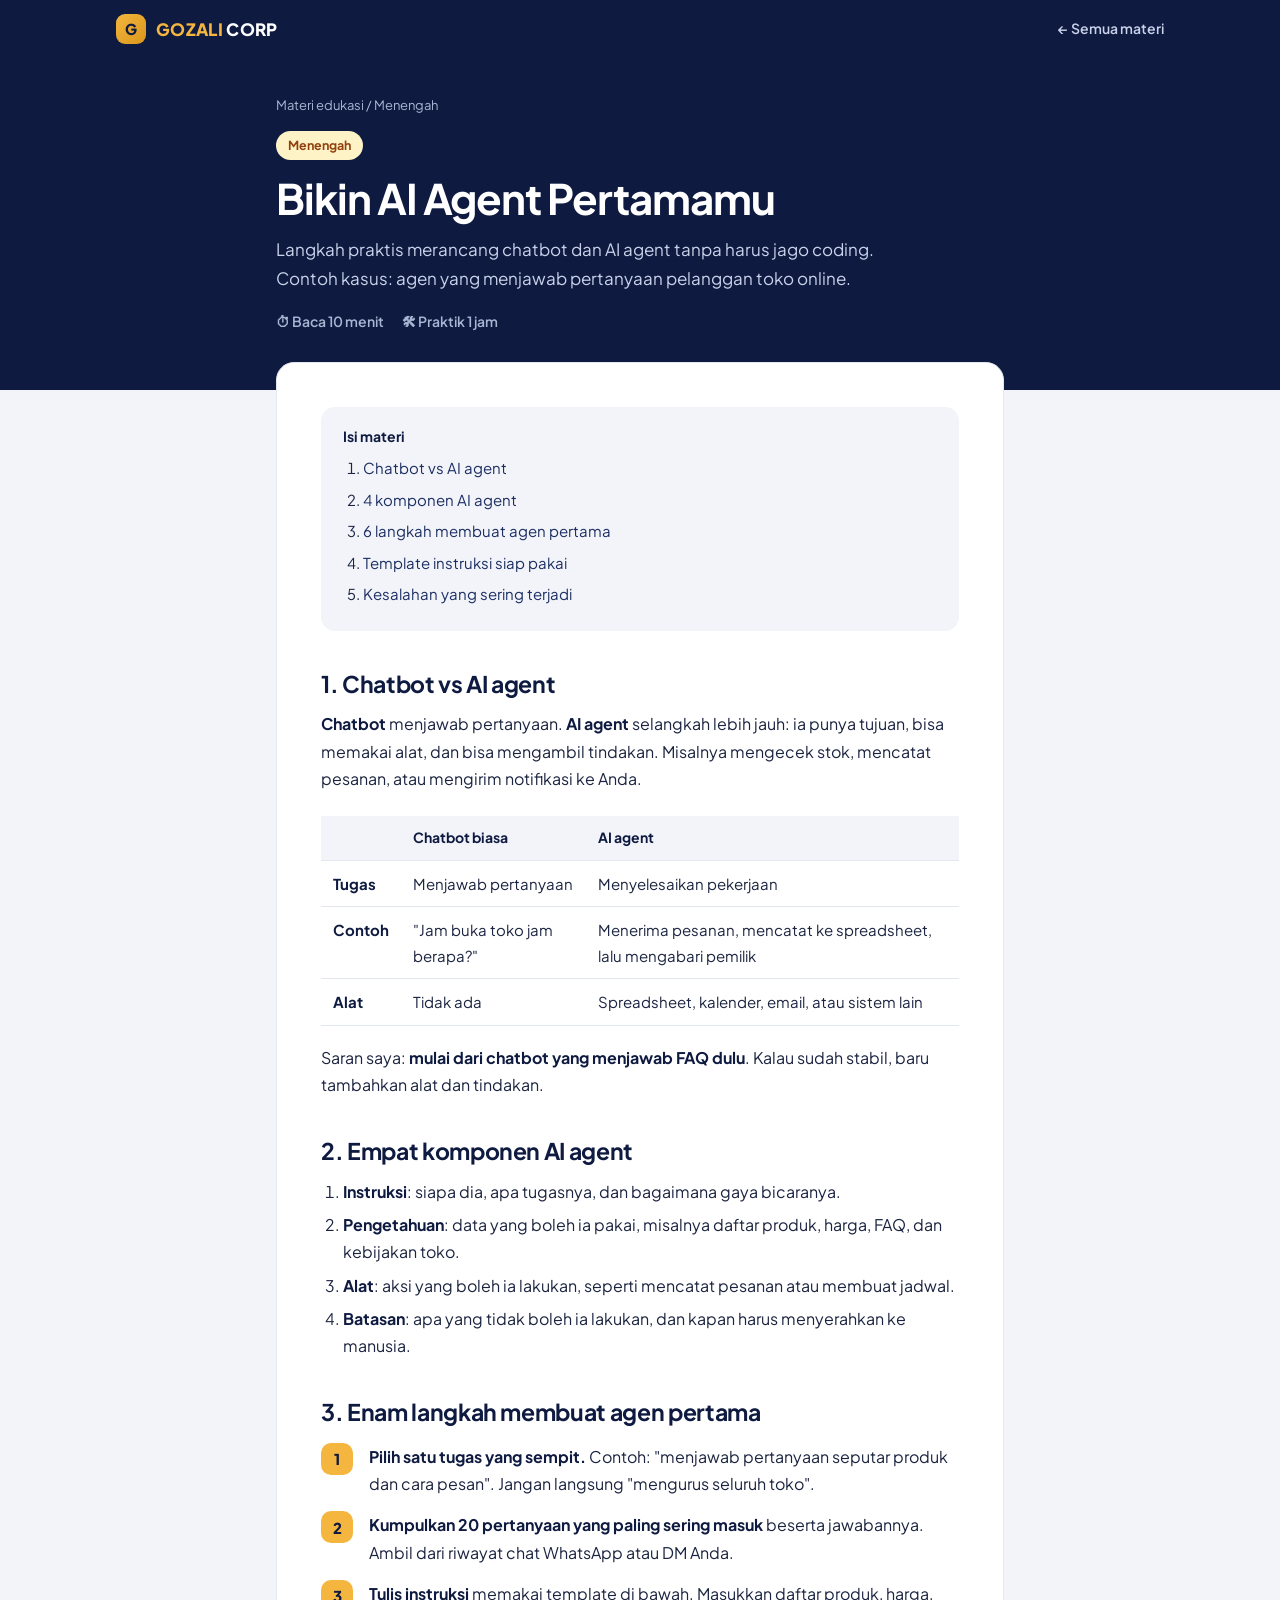
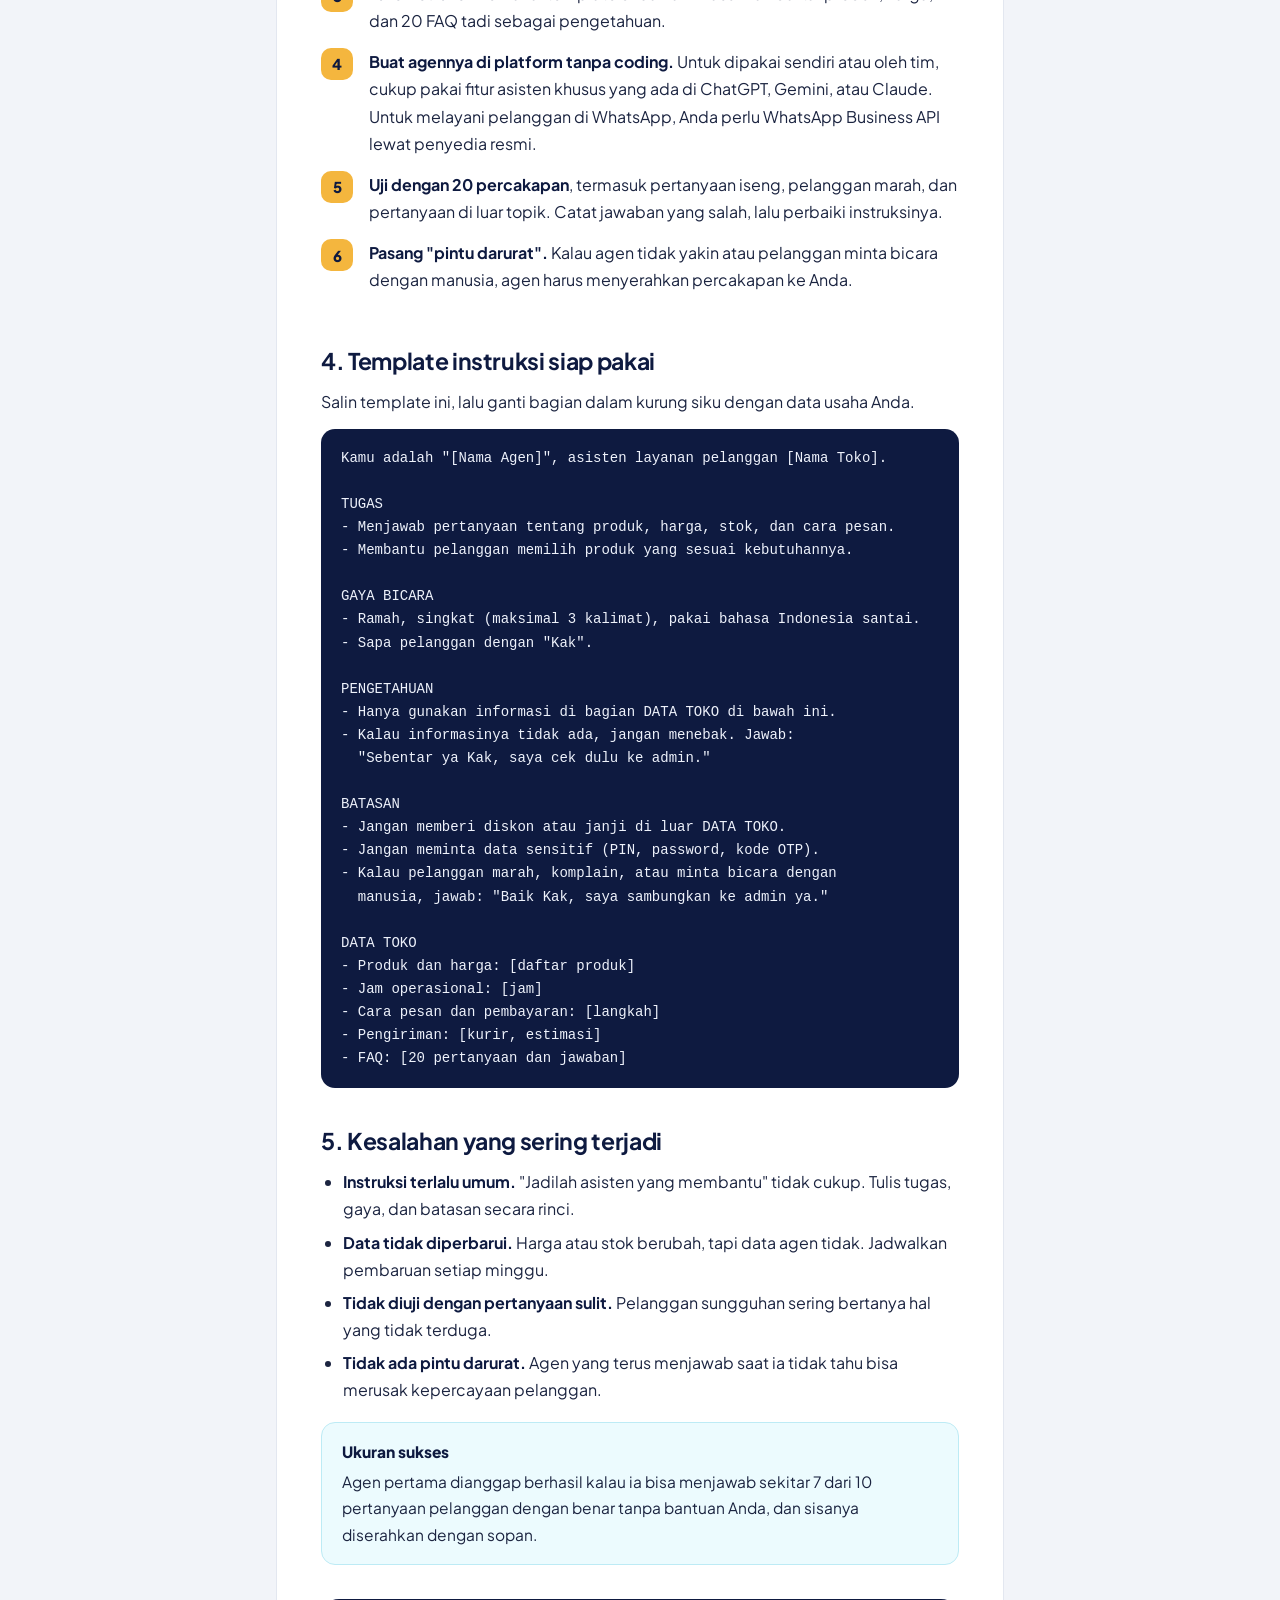
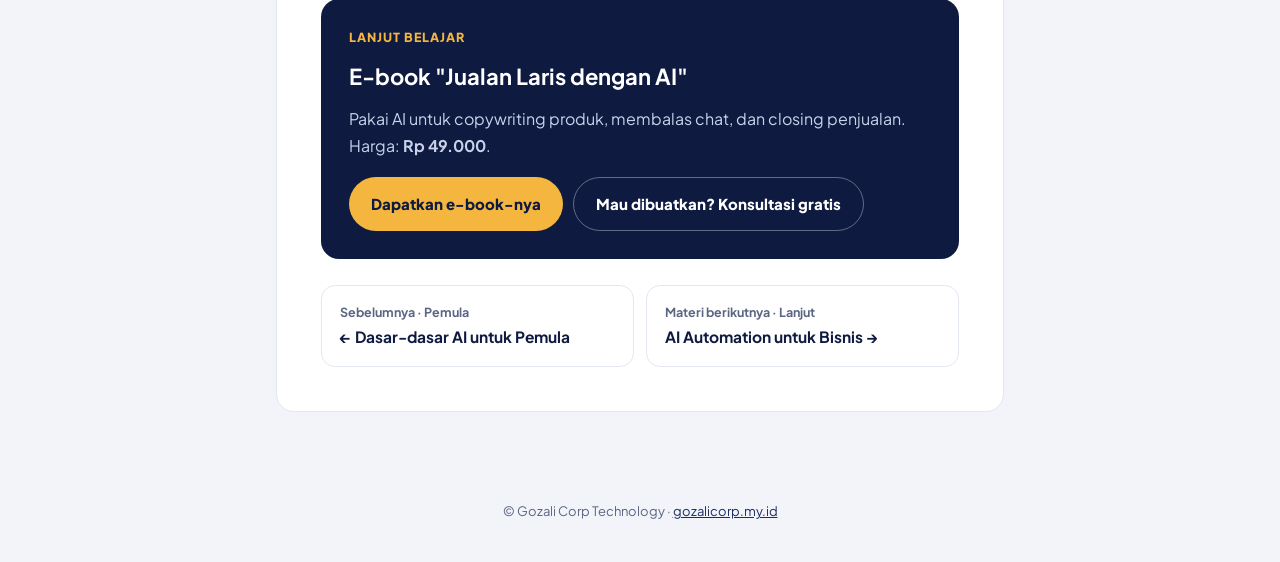
<file: edukasi/ai-agent-pertama.html>
<!DOCTYPE html>
<html lang="id">
<head>
<meta charset="UTF-8">
<meta name="viewport" content="width=device-width, initial-scale=1.0">
<title>Bikin AI Agent Pertamamu — Gozali Corp Technology</title>
<meta name="description" content="Langkah praktis merancang chatbot dan AI agent tanpa harus jago coding: dari memilih tugas, menyusun FAQ, menulis instruksi, sampai menguji.">
<meta name="theme-color" content="#0E1A40">
<meta property="og:title" content="Bikin AI Agent Pertamamu">
<meta property="og:description" content="Materi gratis: rancang AI agent pertama Anda dalam 6 langkah, tanpa coding.">
<meta property="og:type" content="article">
<link rel="canonical" href="https://gozalicorp.my.id/edukasi/ai-agent-pertama.html">
<link rel="preconnect" href="https://fonts.googleapis.com">
<link rel="preconnect" href="https://fonts.gstatic.com" crossorigin>
<link href="https://fonts.googleapis.com/css2?family=Plus+Jakarta+Sans:wght@400;600;700;800&display=swap" rel="stylesheet">
<link rel="stylesheet" href="materi.css">
</head>
<body>

<header class="top"><div class="in">
  <a class="brand" href="../#home"><span class="dot">G</span><span><span class="g">GOZALI</span> CORP</span></a>
  <a class="back" href="../#edukasi">← <span>Semua materi</span></a>
</div></header>

<section class="hero"><div class="in">
  <div class="crumb"><a href="../#edukasi">Materi edukasi</a> / Menengah</div>
  <span class="lvl lvl-menengah">Menengah</span>
  <h1>Bikin AI Agent Pertamamu</h1>
  <p>Langkah praktis merancang chatbot dan AI agent tanpa harus jago coding. Contoh kasus: agen yang menjawab pertanyaan pelanggan toko online.</p>
  <div class="meta"><span>⏱ Baca 10 menit</span><span>🛠 Praktik 1 jam</span></div>
</div></section>

<main><article class="card">

  <nav class="toc"><b>Isi materi</b><ol>
    <li><a href="#beda">Chatbot vs AI agent</a></li>
    <li><a href="#komponen">4 komponen AI agent</a></li>
    <li><a href="#langkah">6 langkah membuat agen pertama</a></li>
    <li><a href="#template">Template instruksi siap pakai</a></li>
    <li><a href="#salah">Kesalahan yang sering terjadi</a></li>
  </ol></nav>

  <h2 id="beda">1. Chatbot vs AI agent</h2>
  <p><strong>Chatbot</strong> menjawab pertanyaan. <strong>AI agent</strong> selangkah lebih jauh: ia punya tujuan, bisa memakai alat, dan bisa mengambil tindakan. Misalnya mengecek stok, mencatat pesanan, atau mengirim notifikasi ke Anda.</p>
  <div class="tbl"><table>
    <tr><th></th><th>Chatbot biasa</th><th>AI agent</th></tr>
    <tr><td><strong>Tugas</strong></td><td>Menjawab pertanyaan</td><td>Menyelesaikan pekerjaan</td></tr>
    <tr><td><strong>Contoh</strong></td><td>"Jam buka toko jam berapa?"</td><td>Menerima pesanan, mencatat ke spreadsheet, lalu mengabari pemilik</td></tr>
    <tr><td><strong>Alat</strong></td><td>Tidak ada</td><td>Spreadsheet, kalender, email, atau sistem lain</td></tr>
  </table></div>
  <p>Saran saya: <strong>mulai dari chatbot yang menjawab FAQ dulu</strong>. Kalau sudah stabil, baru tambahkan alat dan tindakan.</p>

  <h2 id="komponen">2. Empat komponen AI agent</h2>
  <ol>
    <li><strong>Instruksi</strong>: siapa dia, apa tugasnya, dan bagaimana gaya bicaranya.</li>
    <li><strong>Pengetahuan</strong>: data yang boleh ia pakai, misalnya daftar produk, harga, FAQ, dan kebijakan toko.</li>
    <li><strong>Alat</strong>: aksi yang boleh ia lakukan, seperti mencatat pesanan atau membuat jadwal.</li>
    <li><strong>Batasan</strong>: apa yang tidak boleh ia lakukan, dan kapan harus menyerahkan ke manusia.</li>
  </ol>

  <h2 id="langkah">3. Enam langkah membuat agen pertama</h2>
  <ol class="steps">
    <li><strong>Pilih satu tugas yang sempit.</strong> Contoh: "menjawab pertanyaan seputar produk dan cara pesan". Jangan langsung "mengurus seluruh toko".</li>
    <li><strong>Kumpulkan 20 pertanyaan yang paling sering masuk</strong> beserta jawabannya. Ambil dari riwayat chat WhatsApp atau DM Anda.</li>
    <li><strong>Tulis instruksi</strong> memakai template di bawah. Masukkan daftar produk, harga, dan 20 FAQ tadi sebagai pengetahuan.</li>
    <li><strong>Buat agennya di platform tanpa coding.</strong> Untuk dipakai sendiri atau oleh tim, cukup pakai fitur asisten khusus yang ada di ChatGPT, Gemini, atau Claude. Untuk melayani pelanggan di WhatsApp, Anda perlu WhatsApp Business API lewat penyedia resmi.</li>
    <li><strong>Uji dengan 20 percakapan</strong>, termasuk pertanyaan iseng, pelanggan marah, dan pertanyaan di luar topik. Catat jawaban yang salah, lalu perbaiki instruksinya.</li>
    <li><strong>Pasang "pintu darurat".</strong> Kalau agen tidak yakin atau pelanggan minta bicara dengan manusia, agen harus menyerahkan percakapan ke Anda.</li>
  </ol>

  <h2 id="template">4. Template instruksi siap pakai</h2>
  <p>Salin template ini, lalu ganti bagian dalam kurung siku dengan data usaha Anda.</p>
<pre class="prompt">Kamu adalah "[Nama Agen]", asisten layanan pelanggan [Nama Toko].

TUGAS
- Menjawab pertanyaan tentang produk, harga, stok, dan cara pesan.
- Membantu pelanggan memilih produk yang sesuai kebutuhannya.

GAYA BICARA
- Ramah, singkat (maksimal 3 kalimat), pakai bahasa Indonesia santai.
- Sapa pelanggan dengan "Kak".

PENGETAHUAN
- Hanya gunakan informasi di bagian DATA TOKO di bawah ini.
- Kalau informasinya tidak ada, jangan menebak. Jawab:
  "Sebentar ya Kak, saya cek dulu ke admin."

BATASAN
- Jangan memberi diskon atau janji di luar DATA TOKO.
- Jangan meminta data sensitif (PIN, password, kode OTP).
- Kalau pelanggan marah, komplain, atau minta bicara dengan
  manusia, jawab: "Baik Kak, saya sambungkan ke admin ya."

DATA TOKO
- Produk dan harga: [daftar produk]
- Jam operasional: [jam]
- Cara pesan dan pembayaran: [langkah]
- Pengiriman: [kurir, estimasi]
- FAQ: [20 pertanyaan dan jawaban]</pre>

  <h2 id="salah">5. Kesalahan yang sering terjadi</h2>
  <ul>
    <li><strong>Instruksi terlalu umum.</strong> "Jadilah asisten yang membantu" tidak cukup. Tulis tugas, gaya, dan batasan secara rinci.</li>
    <li><strong>Data tidak diperbarui.</strong> Harga atau stok berubah, tapi data agen tidak. Jadwalkan pembaruan setiap minggu.</li>
    <li><strong>Tidak diuji dengan pertanyaan sulit.</strong> Pelanggan sungguhan sering bertanya hal yang tidak terduga.</li>
    <li><strong>Tidak ada pintu darurat.</strong> Agen yang terus menjawab saat ia tidak tahu bisa merusak kepercayaan pelanggan.</li>
  </ul>
  <div class="box tip"><span class="t">Ukuran sukses</span>Agen pertama dianggap berhasil kalau ia bisa menjawab sekitar 7 dari 10 pertanyaan pelanggan dengan benar tanpa bantuan Anda, dan sisanya diserahkan dengan sopan.</div>

  <div class="cta">
    <span class="k">Lanjut belajar</span>
    <h3>E-book "Jualan Laris dengan AI"</h3>
    <p>Pakai AI untuk copywriting produk, membalas chat, dan closing penjualan. Harga: <b data-price>Rp 49.000</b>.</p>
    <div class="btns">
      <a class="btn btn-gold" href="../#shop" data-product="Jualan Laris dengan AI">Dapatkan e-book-nya</a>
      <a class="btn btn-line" href="https://wa.me/6281399899954?text=Halo%20Gozali%20Corp%2C%20saya%20tertarik%20jasa%20AI%20Agent%20Auto-Reply%20WhatsApp" target="_blank" rel="noopener">Mau dibuatkan? Konsultasi gratis</a>
    </div>
  </div>

  <div class="next">
    <a href="dasar-ai-pemula.html"><small>Sebelumnya · Pemula</small><b>← Dasar-dasar AI untuk Pemula</b></a>
    <a href="ai-automation-bisnis.html"><small>Materi berikutnya · Lanjut</small><b>AI Automation untuk Bisnis →</b></a>
  </div>

</article></main>

<footer>© Gozali Corp Technology · <a href="../">gozalicorp.my.id</a></footer>
<script src="materi.js"></script>
</body>
</html>
</file>
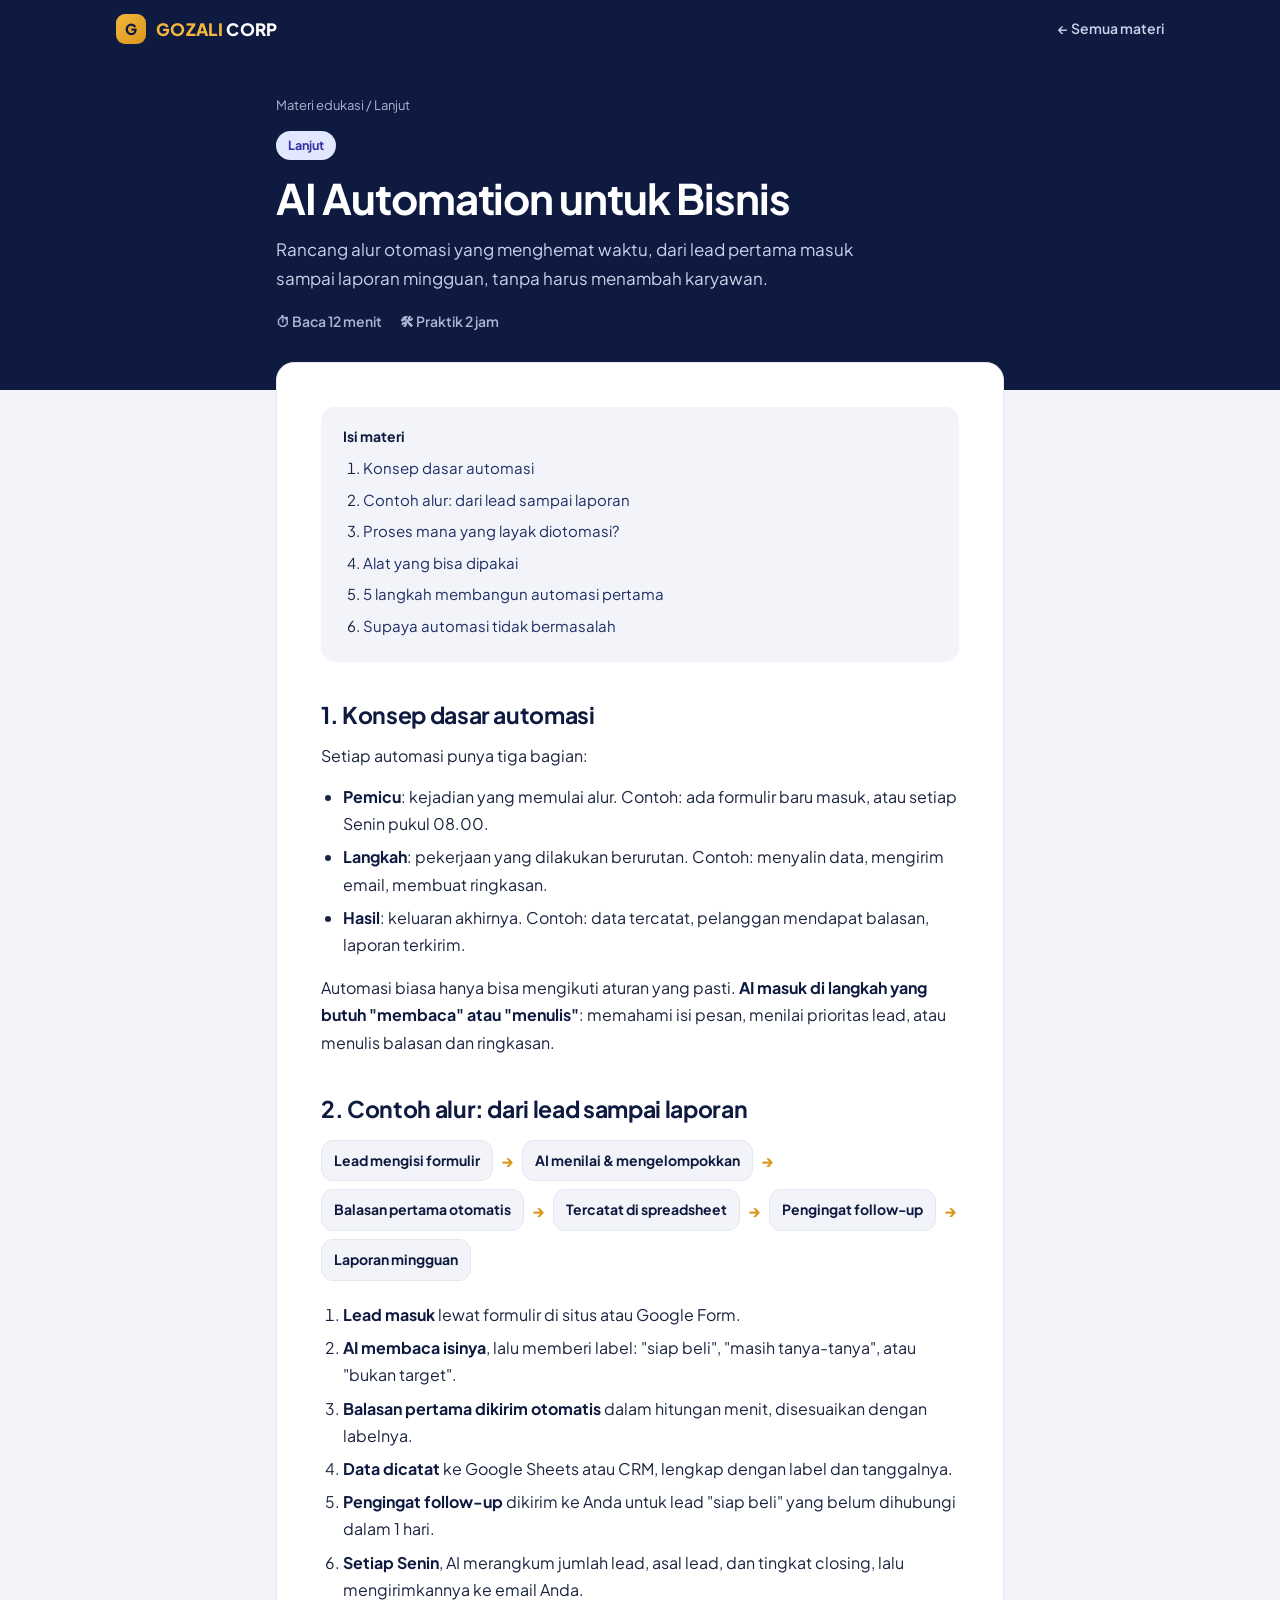
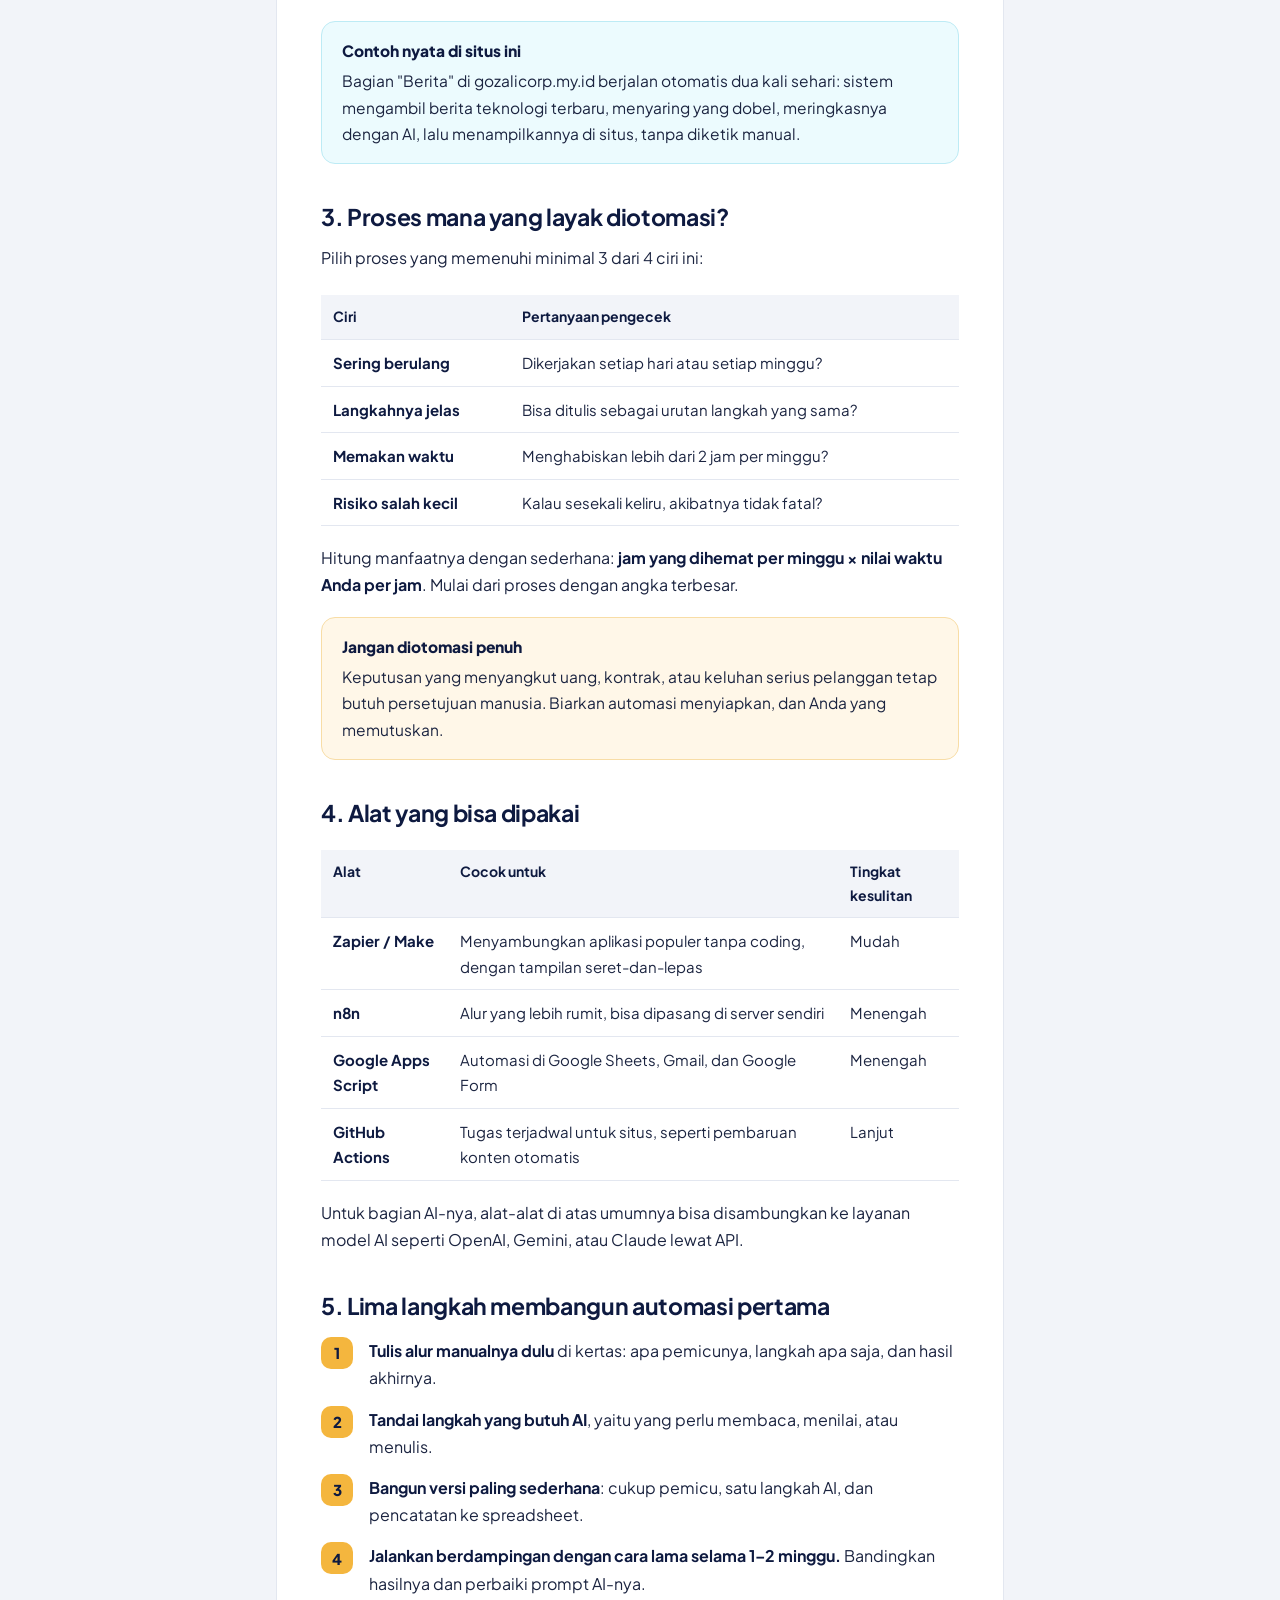
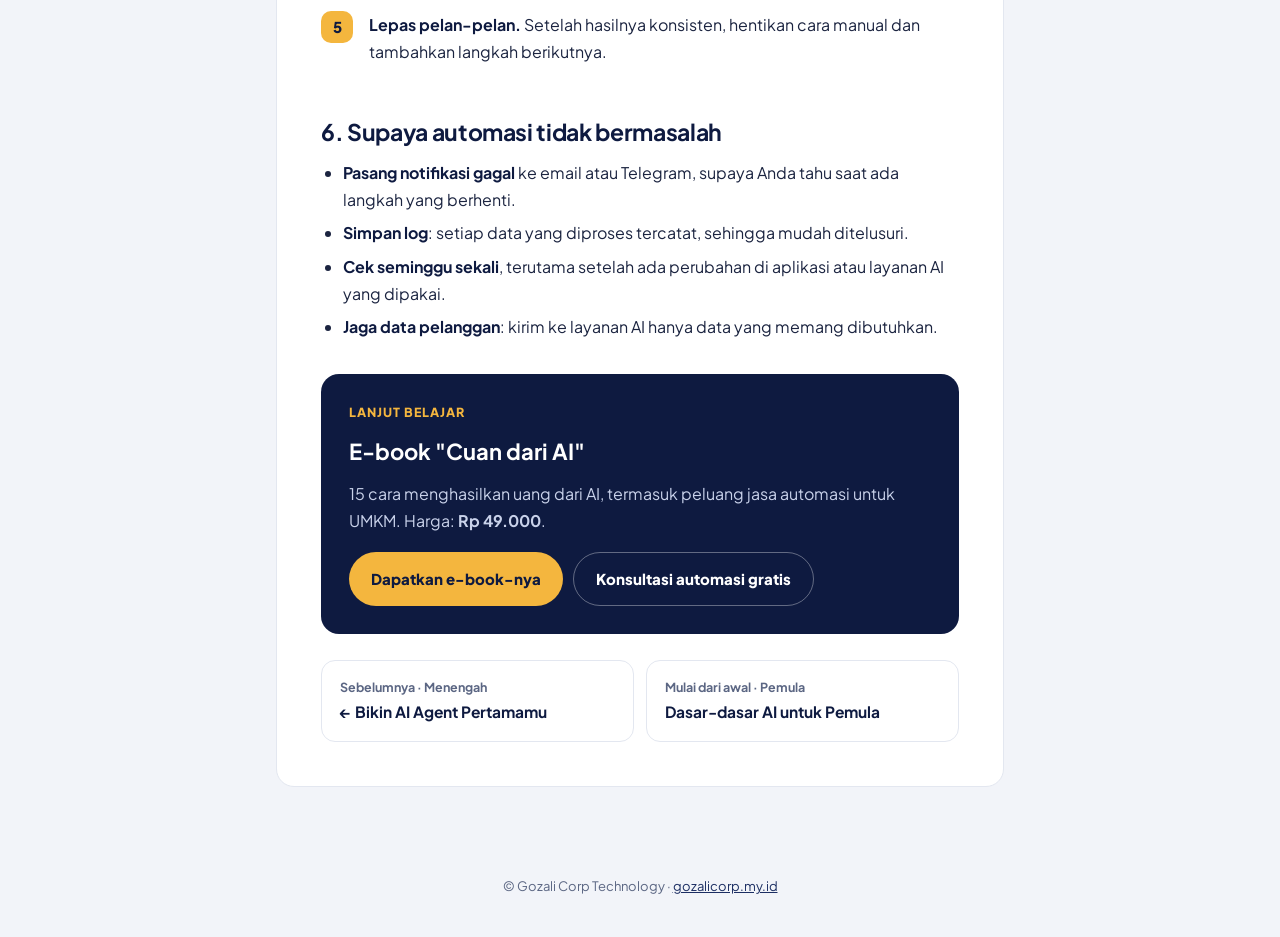
<file: edukasi/ai-automation-bisnis.html>
<!DOCTYPE html>
<html lang="id">
<head>
<meta charset="UTF-8">
<meta name="viewport" content="width=device-width, initial-scale=1.0">
<title>AI Automation untuk Bisnis — Gozali Corp Technology</title>
<meta name="description" content="Rancang alur otomasi yang menghemat waktu, dari lead masuk sampai laporan. Cara memilih proses, alat yang dipakai, dan langkah membangun automasi pertama.">
<meta name="theme-color" content="#0E1A40">
<meta property="og:title" content="AI Automation untuk Bisnis">
<meta property="og:description" content="Materi gratis: rancang alur otomasi bisnis dari lead sampai laporan.">
<meta property="og:type" content="article">
<link rel="canonical" href="https://gozalicorp.my.id/edukasi/ai-automation-bisnis.html">
<link rel="preconnect" href="https://fonts.googleapis.com">
<link rel="preconnect" href="https://fonts.gstatic.com" crossorigin>
<link href="https://fonts.googleapis.com/css2?family=Plus+Jakarta+Sans:wght@400;600;700;800&display=swap" rel="stylesheet">
<link rel="stylesheet" href="materi.css">
</head>
<body>

<header class="top"><div class="in">
  <a class="brand" href="../#home"><span class="dot">G</span><span><span class="g">GOZALI</span> CORP</span></a>
  <a class="back" href="../#edukasi">← <span>Semua materi</span></a>
</div></header>

<section class="hero"><div class="in">
  <div class="crumb"><a href="../#edukasi">Materi edukasi</a> / Lanjut</div>
  <span class="lvl lvl-lanjut">Lanjut</span>
  <h1>AI Automation untuk Bisnis</h1>
  <p>Rancang alur otomasi yang menghemat waktu, dari lead pertama masuk sampai laporan mingguan, tanpa harus menambah karyawan.</p>
  <div class="meta"><span>⏱ Baca 12 menit</span><span>🛠 Praktik 2 jam</span></div>
</div></section>

<main><article class="card">

  <nav class="toc"><b>Isi materi</b><ol>
    <li><a href="#konsep">Konsep dasar automasi</a></li>
    <li><a href="#alur">Contoh alur: dari lead sampai laporan</a></li>
    <li><a href="#pilih">Proses mana yang layak diotomasi?</a></li>
    <li><a href="#alat">Alat yang bisa dipakai</a></li>
    <li><a href="#bangun">5 langkah membangun automasi pertama</a></li>
    <li><a href="#kontrol">Supaya automasi tidak bermasalah</a></li>
  </ol></nav>

  <h2 id="konsep">1. Konsep dasar automasi</h2>
  <p>Setiap automasi punya tiga bagian:</p>
  <ul>
    <li><strong>Pemicu</strong>: kejadian yang memulai alur. Contoh: ada formulir baru masuk, atau setiap Senin pukul 08.00.</li>
    <li><strong>Langkah</strong>: pekerjaan yang dilakukan berurutan. Contoh: menyalin data, mengirim email, membuat ringkasan.</li>
    <li><strong>Hasil</strong>: keluaran akhirnya. Contoh: data tercatat, pelanggan mendapat balasan, laporan terkirim.</li>
  </ul>
  <p>Automasi biasa hanya bisa mengikuti aturan yang pasti. <strong>AI masuk di langkah yang butuh "membaca" atau "menulis"</strong>: memahami isi pesan, menilai prioritas lead, atau menulis balasan dan ringkasan.</p>

  <h2 id="alur">2. Contoh alur: dari lead sampai laporan</h2>
  <div class="flow">
    <span>Lead mengisi formulir</span><i>→</i>
    <span>AI menilai &amp; mengelompokkan</span><i>→</i>
    <span>Balasan pertama otomatis</span><i>→</i>
    <span>Tercatat di spreadsheet</span><i>→</i>
    <span>Pengingat follow-up</span><i>→</i>
    <span>Laporan mingguan</span>
  </div>
  <ol>
    <li><strong>Lead masuk</strong> lewat formulir di situs atau Google Form.</li>
    <li><strong>AI membaca isinya</strong>, lalu memberi label: "siap beli", "masih tanya-tanya", atau "bukan target".</li>
    <li><strong>Balasan pertama dikirim otomatis</strong> dalam hitungan menit, disesuaikan dengan labelnya.</li>
    <li><strong>Data dicatat</strong> ke Google Sheets atau CRM, lengkap dengan label dan tanggalnya.</li>
    <li><strong>Pengingat follow-up</strong> dikirim ke Anda untuk lead "siap beli" yang belum dihubungi dalam 1 hari.</li>
    <li><strong>Setiap Senin</strong>, AI merangkum jumlah lead, asal lead, dan tingkat closing, lalu mengirimkannya ke email Anda.</li>
  </ol>
  <div class="box tip"><span class="t">Contoh nyata di situs ini</span>Bagian "Berita" di gozalicorp.my.id berjalan otomatis dua kali sehari: sistem mengambil berita teknologi terbaru, menyaring yang dobel, meringkasnya dengan AI, lalu menampilkannya di situs, tanpa diketik manual.</div>

  <h2 id="pilih">3. Proses mana yang layak diotomasi?</h2>
  <p>Pilih proses yang memenuhi minimal 3 dari 4 ciri ini:</p>
  <div class="tbl"><table>
    <tr><th>Ciri</th><th>Pertanyaan pengecek</th></tr>
    <tr><td><strong>Sering berulang</strong></td><td>Dikerjakan setiap hari atau setiap minggu?</td></tr>
    <tr><td><strong>Langkahnya jelas</strong></td><td>Bisa ditulis sebagai urutan langkah yang sama?</td></tr>
    <tr><td><strong>Memakan waktu</strong></td><td>Menghabiskan lebih dari 2 jam per minggu?</td></tr>
    <tr><td><strong>Risiko salah kecil</strong></td><td>Kalau sesekali keliru, akibatnya tidak fatal?</td></tr>
  </table></div>
  <p>Hitung manfaatnya dengan sederhana: <strong>jam yang dihemat per minggu × nilai waktu Anda per jam</strong>. Mulai dari proses dengan angka terbesar.</p>
  <div class="box warn"><span class="t">Jangan diotomasi penuh</span>Keputusan yang menyangkut uang, kontrak, atau keluhan serius pelanggan tetap butuh persetujuan manusia. Biarkan automasi menyiapkan, dan Anda yang memutuskan.</div>

  <h2 id="alat">4. Alat yang bisa dipakai</h2>
  <div class="tbl"><table>
    <tr><th>Alat</th><th>Cocok untuk</th><th>Tingkat kesulitan</th></tr>
    <tr><td><strong>Zapier / Make</strong></td><td>Menyambungkan aplikasi populer tanpa coding, dengan tampilan seret-dan-lepas</td><td>Mudah</td></tr>
    <tr><td><strong>n8n</strong></td><td>Alur yang lebih rumit, bisa dipasang di server sendiri</td><td>Menengah</td></tr>
    <tr><td><strong>Google Apps Script</strong></td><td>Automasi di Google Sheets, Gmail, dan Google Form</td><td>Menengah</td></tr>
    <tr><td><strong>GitHub Actions</strong></td><td>Tugas terjadwal untuk situs, seperti pembaruan konten otomatis</td><td>Lanjut</td></tr>
  </table></div>
  <p>Untuk bagian AI-nya, alat-alat di atas umumnya bisa disambungkan ke layanan model AI seperti OpenAI, Gemini, atau Claude lewat API.</p>

  <h2 id="bangun">5. Lima langkah membangun automasi pertama</h2>
  <ol class="steps">
    <li><strong>Tulis alur manualnya dulu</strong> di kertas: apa pemicunya, langkah apa saja, dan hasil akhirnya.</li>
    <li><strong>Tandai langkah yang butuh AI</strong>, yaitu yang perlu membaca, menilai, atau menulis.</li>
    <li><strong>Bangun versi paling sederhana</strong>: cukup pemicu, satu langkah AI, dan pencatatan ke spreadsheet.</li>
    <li><strong>Jalankan berdampingan dengan cara lama selama 1–2 minggu.</strong> Bandingkan hasilnya dan perbaiki prompt AI-nya.</li>
    <li><strong>Lepas pelan-pelan.</strong> Setelah hasilnya konsisten, hentikan cara manual dan tambahkan langkah berikutnya.</li>
  </ol>

  <h2 id="kontrol">6. Supaya automasi tidak bermasalah</h2>
  <ul>
    <li><strong>Pasang notifikasi gagal</strong> ke email atau Telegram, supaya Anda tahu saat ada langkah yang berhenti.</li>
    <li><strong>Simpan log</strong>: setiap data yang diproses tercatat, sehingga mudah ditelusuri.</li>
    <li><strong>Cek seminggu sekali</strong>, terutama setelah ada perubahan di aplikasi atau layanan AI yang dipakai.</li>
    <li><strong>Jaga data pelanggan</strong>: kirim ke layanan AI hanya data yang memang dibutuhkan.</li>
  </ul>

  <div class="cta">
    <span class="k">Lanjut belajar</span>
    <h3>E-book "Cuan dari AI"</h3>
    <p>15 cara menghasilkan uang dari AI, termasuk peluang jasa automasi untuk UMKM. Harga: <b data-price>Rp 49.000</b>.</p>
    <div class="btns">
      <a class="btn btn-gold" href="../#shop" data-product="Cuan dari AI">Dapatkan e-book-nya</a>
      <a class="btn btn-line" href="https://wa.me/6281399899954?text=Halo%20Gozali%20Corp%2C%20saya%20ingin%20konsultasi%20automasi%20bisnis" target="_blank" rel="noopener">Konsultasi automasi gratis</a>
    </div>
  </div>

  <div class="next">
    <a href="ai-agent-pertama.html"><small>Sebelumnya · Menengah</small><b>← Bikin AI Agent Pertamamu</b></a>
    <a href="dasar-ai-pemula.html"><small>Mulai dari awal · Pemula</small><b>Dasar-dasar AI untuk Pemula</b></a>
  </div>

</article></main>

<footer>© Gozali Corp Technology · <a href="../">gozalicorp.my.id</a></footer>
<script src="materi.js"></script>
</body>
</html>
</file>
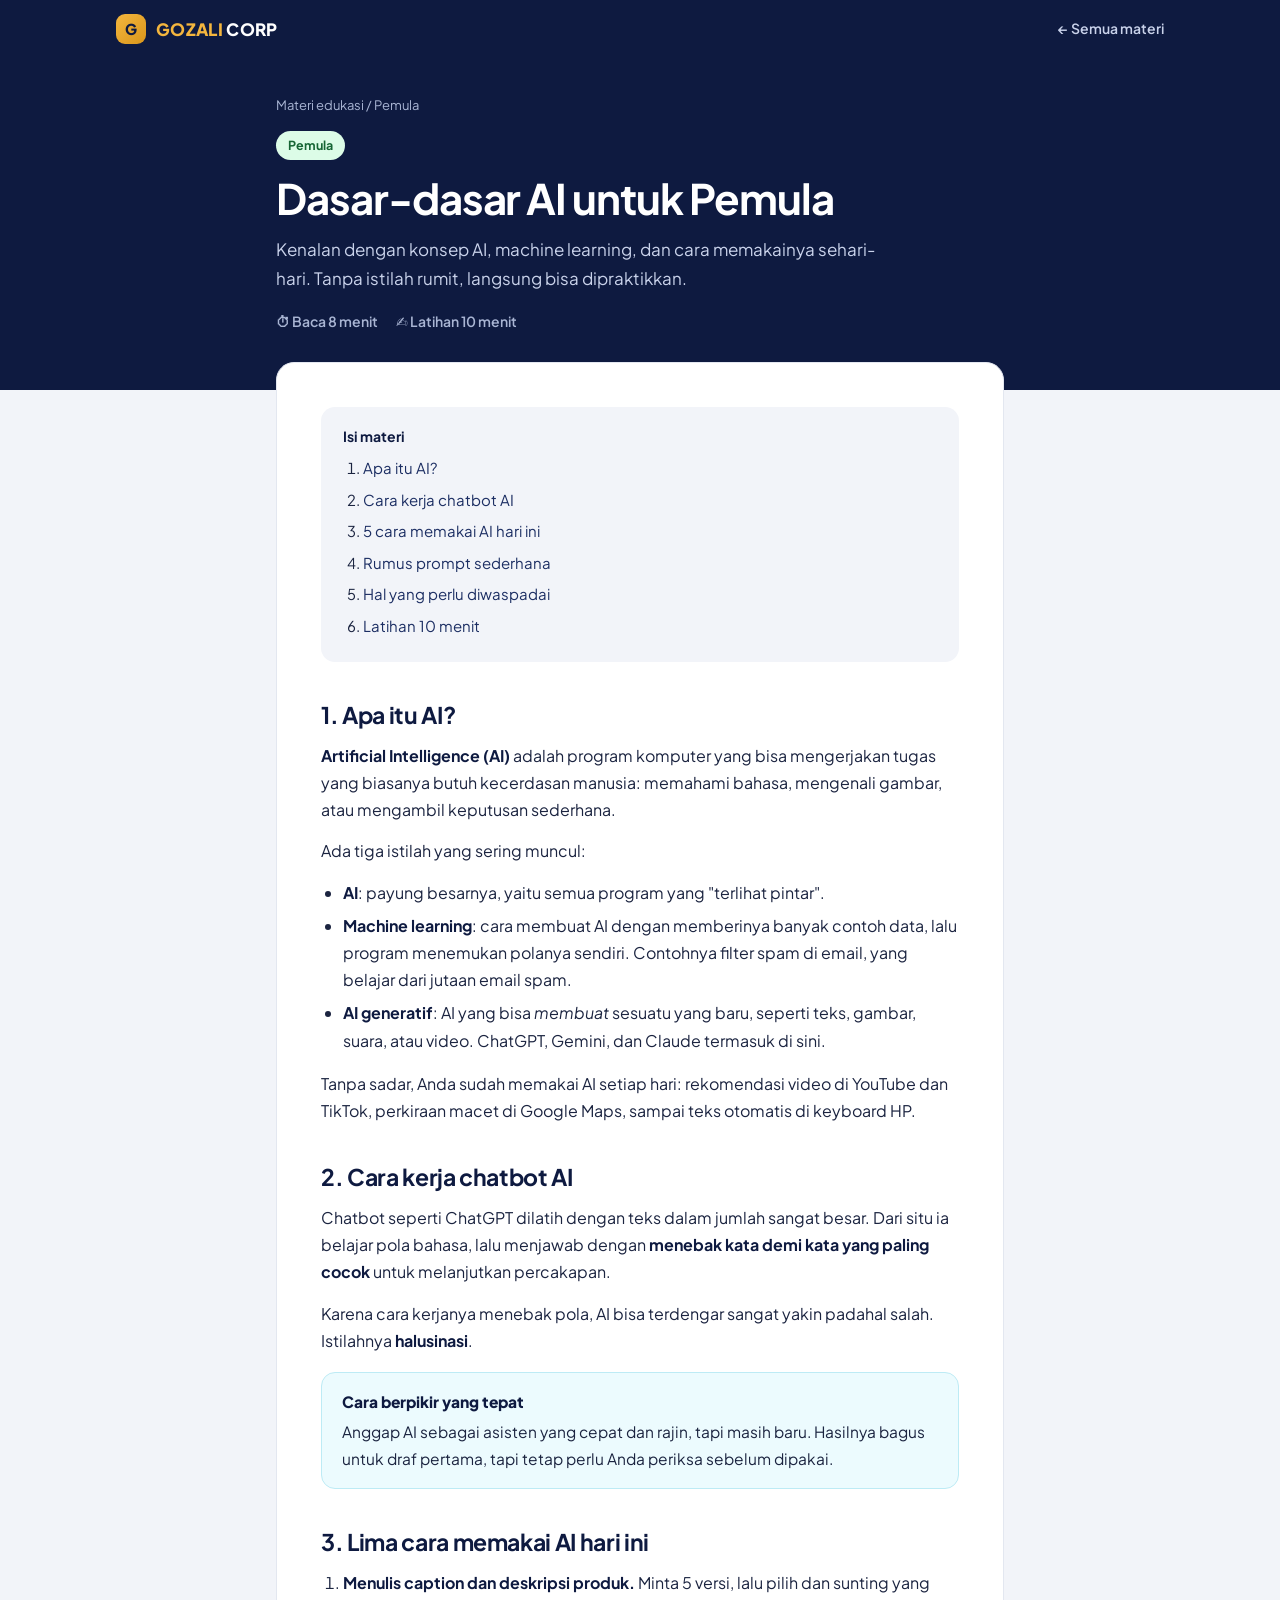
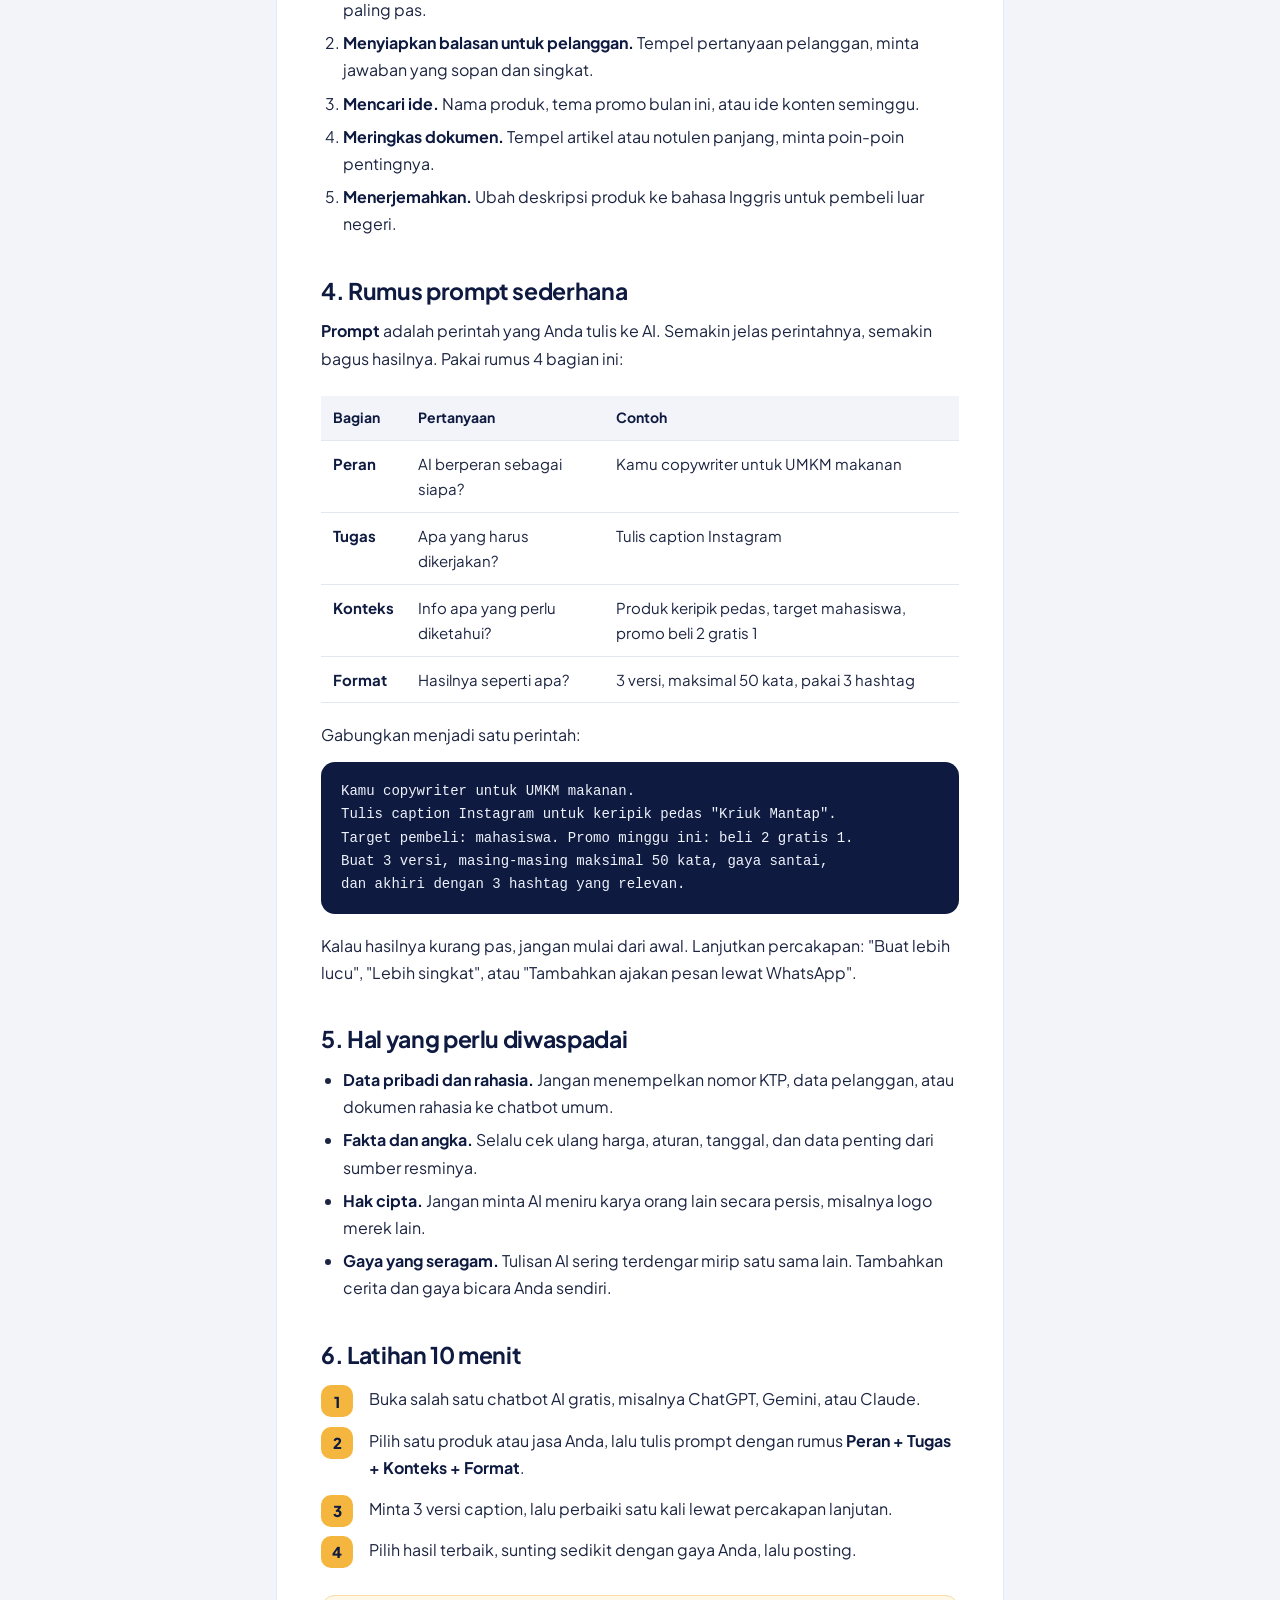
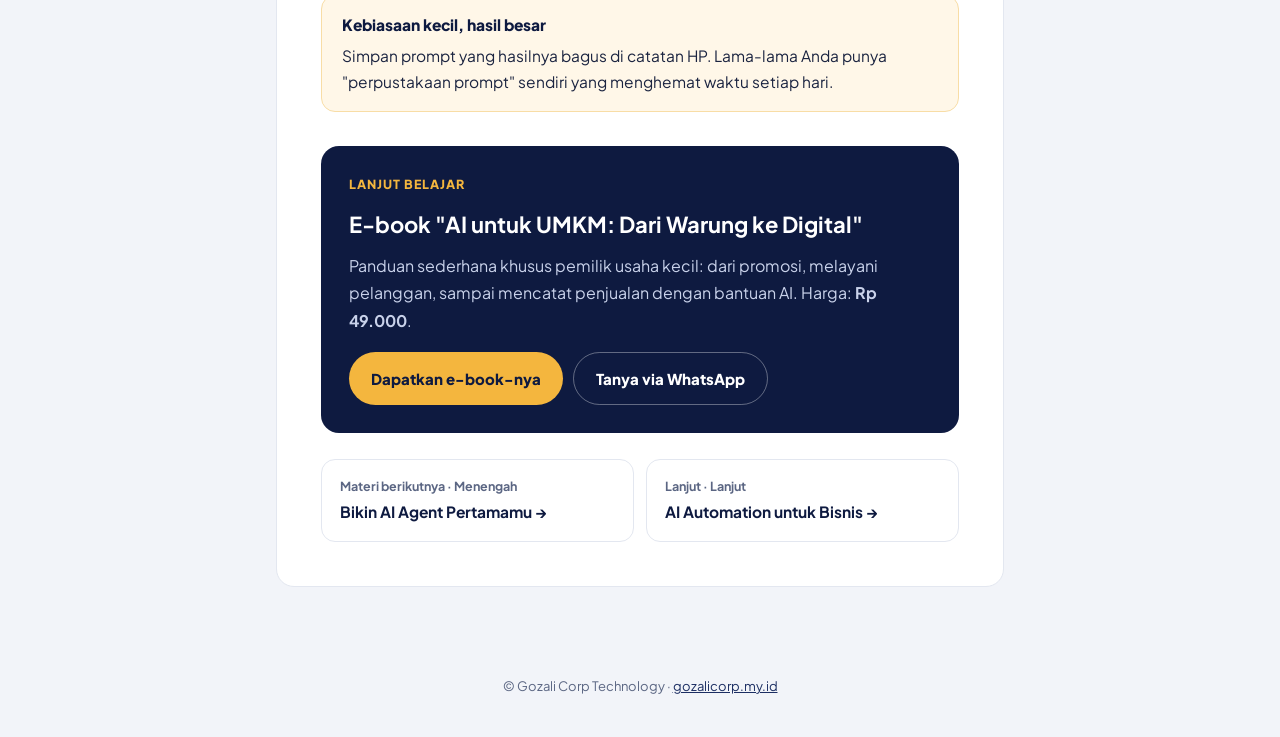
<file: edukasi/dasar-ai-pemula.html>
<!DOCTYPE html>
<html lang="id">
<head>
<meta charset="UTF-8">
<meta name="viewport" content="width=device-width, initial-scale=1.0">
<title>Dasar-dasar AI untuk Pemula — Gozali Corp Technology</title>
<meta name="description" content="Kenalan dengan AI, machine learning, dan AI generatif. Pelajari cara memakainya sehari-hari, rumus prompt sederhana, dan hal yang perlu diwaspadai.">
<meta name="theme-color" content="#0E1A40">
<meta property="og:title" content="Dasar-dasar AI untuk Pemula">
<meta property="og:description" content="Materi gratis: pahami AI dari nol dan langsung praktik dalam 10 menit.">
<meta property="og:type" content="article">
<link rel="canonical" href="https://gozalicorp.my.id/edukasi/dasar-ai-pemula.html">
<link rel="preconnect" href="https://fonts.googleapis.com">
<link rel="preconnect" href="https://fonts.gstatic.com" crossorigin>
<link href="https://fonts.googleapis.com/css2?family=Plus+Jakarta+Sans:wght@400;600;700;800&display=swap" rel="stylesheet">
<link rel="stylesheet" href="materi.css">
</head>
<body>

<header class="top"><div class="in">
  <a class="brand" href="../#home"><span class="dot">G</span><span><span class="g">GOZALI</span> CORP</span></a>
  <a class="back" href="../#edukasi">← <span>Semua materi</span></a>
</div></header>

<section class="hero"><div class="in">
  <div class="crumb"><a href="../#edukasi">Materi edukasi</a> / Pemula</div>
  <span class="lvl lvl-pemula">Pemula</span>
  <h1>Dasar-dasar AI untuk Pemula</h1>
  <p>Kenalan dengan konsep AI, machine learning, dan cara memakainya sehari-hari. Tanpa istilah rumit, langsung bisa dipraktikkan.</p>
  <div class="meta"><span>⏱ Baca 8 menit</span><span>✍️ Latihan 10 menit</span></div>
</div></section>

<main><article class="card">

  <nav class="toc"><b>Isi materi</b><ol>
    <li><a href="#apa">Apa itu AI?</a></li>
    <li><a href="#cara-kerja">Cara kerja chatbot AI</a></li>
    <li><a href="#pakai">5 cara memakai AI hari ini</a></li>
    <li><a href="#prompt">Rumus prompt sederhana</a></li>
    <li><a href="#waspada">Hal yang perlu diwaspadai</a></li>
    <li><a href="#latihan">Latihan 10 menit</a></li>
  </ol></nav>

  <h2 id="apa">1. Apa itu AI?</h2>
  <p><strong>Artificial Intelligence (AI)</strong> adalah program komputer yang bisa mengerjakan tugas yang biasanya butuh kecerdasan manusia: memahami bahasa, mengenali gambar, atau mengambil keputusan sederhana.</p>
  <p>Ada tiga istilah yang sering muncul:</p>
  <ul>
    <li><strong>AI</strong>: payung besarnya, yaitu semua program yang "terlihat pintar".</li>
    <li><strong>Machine learning</strong>: cara membuat AI dengan memberinya banyak contoh data, lalu program menemukan polanya sendiri. Contohnya filter spam di email, yang belajar dari jutaan email spam.</li>
    <li><strong>AI generatif</strong>: AI yang bisa <em>membuat</em> sesuatu yang baru, seperti teks, gambar, suara, atau video. ChatGPT, Gemini, dan Claude termasuk di sini.</li>
  </ul>
  <p>Tanpa sadar, Anda sudah memakai AI setiap hari: rekomendasi video di YouTube dan TikTok, perkiraan macet di Google Maps, sampai teks otomatis di keyboard HP.</p>

  <h2 id="cara-kerja">2. Cara kerja chatbot AI</h2>
  <p>Chatbot seperti ChatGPT dilatih dengan teks dalam jumlah sangat besar. Dari situ ia belajar pola bahasa, lalu menjawab dengan <strong>menebak kata demi kata yang paling cocok</strong> untuk melanjutkan percakapan.</p>
  <p>Karena cara kerjanya menebak pola, AI bisa terdengar sangat yakin padahal salah. Istilahnya <strong>halusinasi</strong>.</p>
  <div class="box tip"><span class="t">Cara berpikir yang tepat</span>Anggap AI sebagai asisten yang cepat dan rajin, tapi masih baru. Hasilnya bagus untuk draf pertama, tapi tetap perlu Anda periksa sebelum dipakai.</div>

  <h2 id="pakai">3. Lima cara memakai AI hari ini</h2>
  <ol>
    <li><strong>Menulis caption dan deskripsi produk.</strong> Minta 5 versi, lalu pilih dan sunting yang paling pas.</li>
    <li><strong>Menyiapkan balasan untuk pelanggan.</strong> Tempel pertanyaan pelanggan, minta jawaban yang sopan dan singkat.</li>
    <li><strong>Mencari ide.</strong> Nama produk, tema promo bulan ini, atau ide konten seminggu.</li>
    <li><strong>Meringkas dokumen.</strong> Tempel artikel atau notulen panjang, minta poin-poin pentingnya.</li>
    <li><strong>Menerjemahkan.</strong> Ubah deskripsi produk ke bahasa Inggris untuk pembeli luar negeri.</li>
  </ol>

  <h2 id="prompt">4. Rumus prompt sederhana</h2>
  <p><strong>Prompt</strong> adalah perintah yang Anda tulis ke AI. Semakin jelas perintahnya, semakin bagus hasilnya. Pakai rumus 4 bagian ini:</p>
  <div class="tbl"><table>
    <tr><th>Bagian</th><th>Pertanyaan</th><th>Contoh</th></tr>
    <tr><td><strong>Peran</strong></td><td>AI berperan sebagai siapa?</td><td>Kamu copywriter untuk UMKM makanan</td></tr>
    <tr><td><strong>Tugas</strong></td><td>Apa yang harus dikerjakan?</td><td>Tulis caption Instagram</td></tr>
    <tr><td><strong>Konteks</strong></td><td>Info apa yang perlu diketahui?</td><td>Produk keripik pedas, target mahasiswa, promo beli 2 gratis 1</td></tr>
    <tr><td><strong>Format</strong></td><td>Hasilnya seperti apa?</td><td>3 versi, maksimal 50 kata, pakai 3 hashtag</td></tr>
  </table></div>
  <p>Gabungkan menjadi satu perintah:</p>
<pre class="prompt">Kamu copywriter untuk UMKM makanan.
Tulis caption Instagram untuk keripik pedas "Kriuk Mantap".
Target pembeli: mahasiswa. Promo minggu ini: beli 2 gratis 1.
Buat 3 versi, masing-masing maksimal 50 kata, gaya santai,
dan akhiri dengan 3 hashtag yang relevan.</pre>
  <p>Kalau hasilnya kurang pas, jangan mulai dari awal. Lanjutkan percakapan: "Buat lebih lucu", "Lebih singkat", atau "Tambahkan ajakan pesan lewat WhatsApp".</p>

  <h2 id="waspada">5. Hal yang perlu diwaspadai</h2>
  <ul>
    <li><strong>Data pribadi dan rahasia.</strong> Jangan menempelkan nomor KTP, data pelanggan, atau dokumen rahasia ke chatbot umum.</li>
    <li><strong>Fakta dan angka.</strong> Selalu cek ulang harga, aturan, tanggal, dan data penting dari sumber resminya.</li>
    <li><strong>Hak cipta.</strong> Jangan minta AI meniru karya orang lain secara persis, misalnya logo merek lain.</li>
    <li><strong>Gaya yang seragam.</strong> Tulisan AI sering terdengar mirip satu sama lain. Tambahkan cerita dan gaya bicara Anda sendiri.</li>
  </ul>

  <h2 id="latihan">6. Latihan 10 menit</h2>
  <ol class="steps">
    <li>Buka salah satu chatbot AI gratis, misalnya ChatGPT, Gemini, atau Claude.</li>
    <li>Pilih satu produk atau jasa Anda, lalu tulis prompt dengan rumus <strong>Peran + Tugas + Konteks + Format</strong>.</li>
    <li>Minta 3 versi caption, lalu perbaiki satu kali lewat percakapan lanjutan.</li>
    <li>Pilih hasil terbaik, sunting sedikit dengan gaya Anda, lalu posting.</li>
  </ol>
  <div class="box warn"><span class="t">Kebiasaan kecil, hasil besar</span>Simpan prompt yang hasilnya bagus di catatan HP. Lama-lama Anda punya "perpustakaan prompt" sendiri yang menghemat waktu setiap hari.</div>

  <div class="cta">
    <span class="k">Lanjut belajar</span>
    <h3>E-book "AI untuk UMKM: Dari Warung ke Digital"</h3>
    <p>Panduan sederhana khusus pemilik usaha kecil: dari promosi, melayani pelanggan, sampai mencatat penjualan dengan bantuan AI. Harga: <b data-price>Rp 49.000</b>.</p>
    <div class="btns">
      <a class="btn btn-gold" href="../#shop" data-product="AI untuk UMKM">Dapatkan e-book-nya</a>
      <a class="btn btn-line" href="https://wa.me/6281399899954" target="_blank" rel="noopener">Tanya via WhatsApp</a>
    </div>
  </div>

  <div class="next">
    <a href="ai-agent-pertama.html"><small>Materi berikutnya · Menengah</small><b>Bikin AI Agent Pertamamu →</b></a>
    <a href="ai-automation-bisnis.html"><small>Lanjut · Lanjut</small><b>AI Automation untuk Bisnis →</b></a>
  </div>

</article></main>

<footer>© Gozali Corp Technology · <a href="../">gozalicorp.my.id</a></footer>
<script src="materi.js"></script>
</body>
</html>
</file>
<file: edukasi/materi.css>
/* Gozali Corp Technology — gaya halaman materi edukasi */
:root{
  --ink:#0E1A40; --ink-3:#1C2E63; --gold:#F4B63E; --gold-deep:#D9961B;
  --cyan:#21B8D6; --paper:#F2F4F9; --white:#fff; --line:#E3E7F0;
  --text:#1B2440; --muted:#5B6683; --r:18px;
}
*{box-sizing:border-box;margin:0;padding:0}
html{scroll-behavior:smooth}
body{font-family:'Plus Jakarta Sans',system-ui,-apple-system,Segoe UI,sans-serif;background:var(--paper);color:var(--text);line-height:1.7;-webkit-font-smoothing:antialiased}
a{color:inherit}
img{max-width:100%}

/* header */
.top{background:var(--ink);color:#fff;position:sticky;top:0;z-index:10}
.top .in{max-width:1080px;margin:0 auto;padding:14px 16px;display:flex;align-items:center;justify-content:space-between;gap:12px}
.brand{font-weight:800;letter-spacing:.02em;text-decoration:none;font-size:17px;display:flex;align-items:center;gap:10px}
.brand .dot{width:30px;height:30px;border-radius:9px;background:linear-gradient(135deg,var(--gold),var(--gold-deep));display:grid;place-items:center;color:var(--ink);font-size:15px}
.brand .g{color:var(--gold)}
.back{font-size:14px;font-weight:600;text-decoration:none;color:#C9D2EA}
.back:hover{color:#fff}

/* hero */
.hero{background:var(--ink);color:#fff;padding:36px 16px 56px}
.hero .in{max-width:728px;margin:0 auto}
.crumb{font-size:13px;color:#A9B5D3;margin-bottom:14px}
.crumb a{text-decoration:none}
.lvl{display:inline-block;font-size:12.5px;font-weight:700;padding:4px 12px;border-radius:999px}
.lvl-pemula{background:#DCFCE7;color:#166534}
.lvl-menengah{background:#FEF3C7;color:#92400E}
.lvl-lanjut{background:#E0E7FF;color:#3730A3}
.hero h1{font-size:clamp(28px,5vw,42px);line-height:1.15;letter-spacing:-.025em;margin:14px 0 12px}
.hero p{color:#C9D2EA;font-size:17px;max-width:620px}
.meta{display:flex;flex-wrap:wrap;gap:18px;margin-top:18px;font-size:14px;color:#A9B5D3;font-weight:600}

/* artikel */
main{max-width:760px;margin:-28px auto 0;padding:0 16px 60px}
.card{background:var(--white);border:1px solid var(--line);border-radius:var(--r);padding:clamp(22px,4vw,44px)}
.card h2{font-size:23px;letter-spacing:-.015em;line-height:1.3;margin:38px 0 12px;color:var(--ink)}
.card h2:first-child{margin-top:0}
.card h3{font-size:18px;margin:24px 0 8px;color:var(--ink)}
.card p{margin:0 0 14px}
.card ul,.card ol{margin:0 0 16px 22px}
.card li{margin:0 0 6px}
.card strong{color:var(--ink)}
.toc{background:var(--paper);border-radius:14px;padding:18px 22px;margin-bottom:30px}
.toc b{display:block;font-size:14px;margin-bottom:6px;color:var(--ink)}
.toc ol{margin:0 0 0 20px;font-size:15px}
.toc a{text-decoration:none;color:var(--ink-3)}
.toc a:hover{text-decoration:underline}

.box{border-radius:14px;padding:16px 20px;margin:18px 0;font-size:15.5px}
.box.tip{background:#ECFBFE;border:1px solid #BDEBF5}
.box.warn{background:#FFF7E8;border:1px solid #F8DDA6}
.box .t{font-weight:800;display:block;margin-bottom:4px;color:var(--ink)}

pre.prompt{background:var(--ink);color:#EEF2FB;border-radius:14px;padding:18px 20px;margin:14px 0 18px;font-family:ui-monospace,SFMono-Regular,Menlo,Consolas,monospace;font-size:14px;line-height:1.65;white-space:pre-wrap;word-break:break-word}

.steps{list-style:none;margin:16px 0 18px!important;counter-reset:s}
.steps li{counter-increment:s;position:relative;padding:0 0 14px 48px;margin:0}
.steps li::before{content:counter(s);position:absolute;left:0;top:0;width:32px;height:32px;border-radius:10px;background:var(--gold);color:var(--ink);font-weight:800;display:grid;place-items:center;font-size:15px}

.flow{display:flex;flex-wrap:wrap;gap:8px;align-items:center;margin:16px 0 20px}
.flow span{background:var(--paper);border:1px solid var(--line);border-radius:12px;padding:8px 12px;font-size:14px;font-weight:700;color:var(--ink)}
.flow i{font-style:normal;color:var(--gold-deep);font-weight:800}

table{width:100%;border-collapse:collapse;margin:10px 0 18px;font-size:15px}
th,td{text-align:left;padding:10px 12px;border-bottom:1px solid var(--line);vertical-align:top}
th{background:var(--paper);color:var(--ink);font-size:14px}
.tbl{overflow-x:auto}

/* CTA */
.cta{margin-top:34px;background:var(--ink);color:#fff;border-radius:var(--r);padding:28px;display:grid;gap:14px}
.cta .k{font-size:12.5px;font-weight:800;letter-spacing:.08em;color:var(--gold);text-transform:uppercase}
.cta h3{color:#fff;font-size:22px;margin:0;line-height:1.3}
.cta p{color:#C9D2EA;margin:0}
.btns{display:flex;flex-wrap:wrap;gap:10px;margin-top:4px}
.btn{display:inline-flex;align-items:center;justify-content:center;gap:8px;padding:13px 22px;border-radius:999px;font-weight:800;font-size:15px;text-decoration:none;border:0;cursor:pointer;text-align:center}
.btn-gold{background:var(--gold);color:var(--ink)}
.btn-gold:hover{background:#F8C55F}
.btn-line{border:1.5px solid rgba(255,255,255,.35);color:#fff}
.btn-line:hover{border-color:#fff}

.next{margin-top:26px;display:grid;grid-template-columns:repeat(auto-fit,minmax(220px,1fr));gap:12px}
.next a{display:block;background:var(--white);border:1px solid var(--line);border-radius:14px;padding:16px 18px;text-decoration:none}
.next a:hover{border-color:var(--ink)}
.next small{display:block;color:var(--muted);font-size:12.5px;font-weight:700}
.next b{color:var(--ink);font-size:15.5px}

footer{text-align:center;font-size:13px;color:var(--muted);padding:28px 16px 40px}
footer a{color:var(--ink-3)}

@media (max-width:560px){
  .back span{display:none}
  .cta{padding:22px}
  .btn{width:100%}
}
</file>
